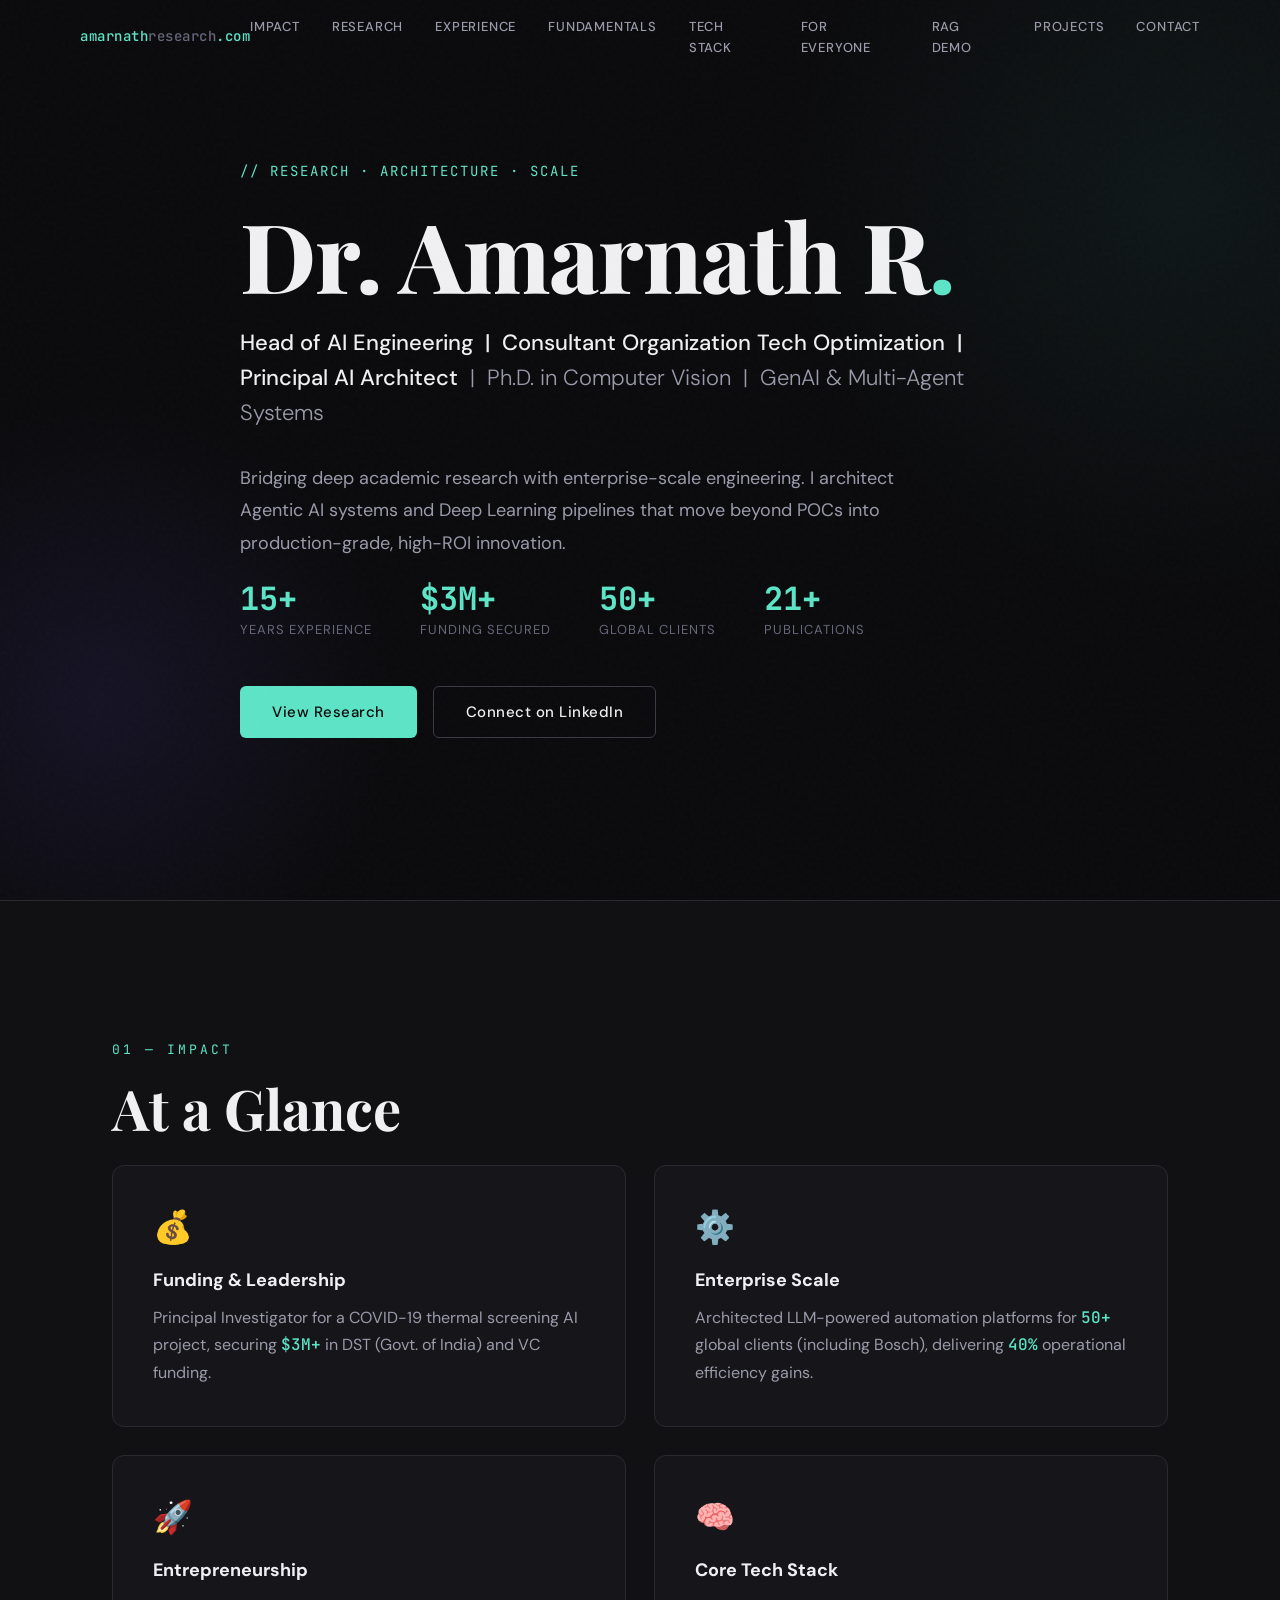
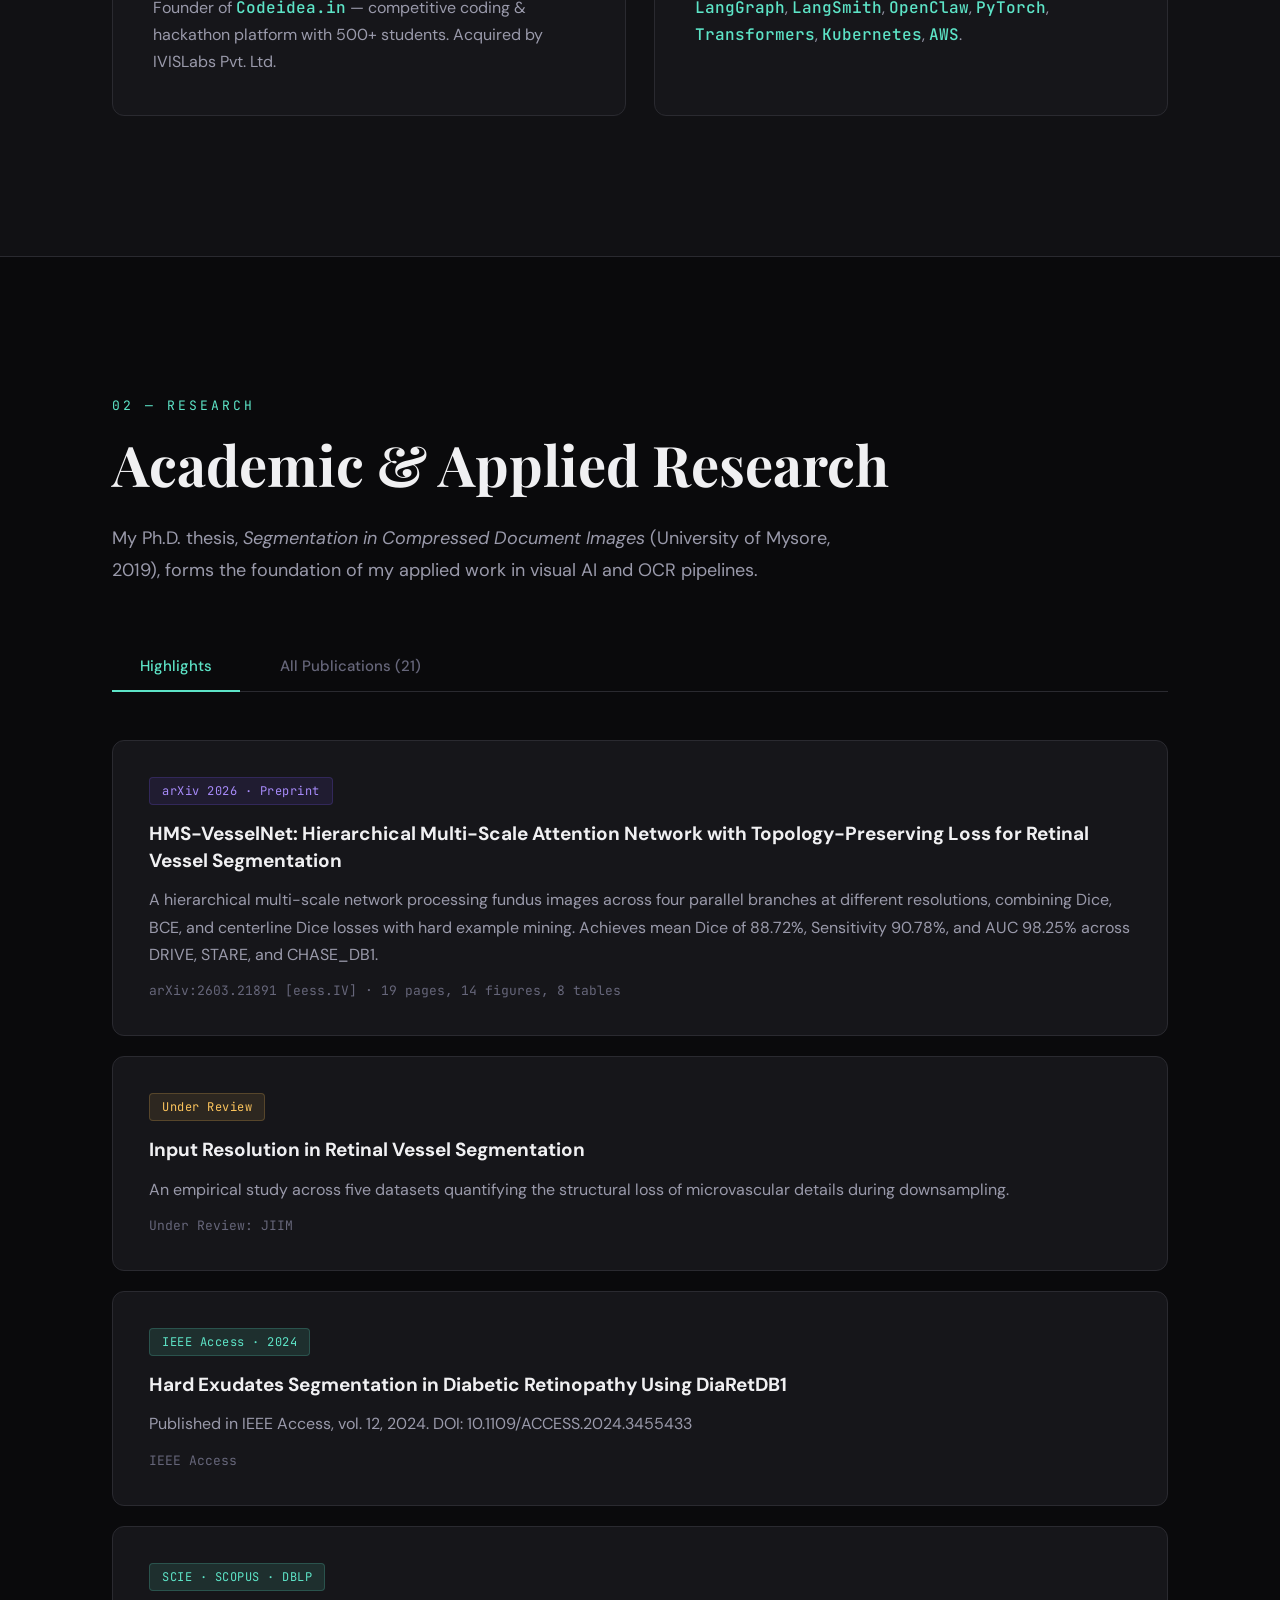
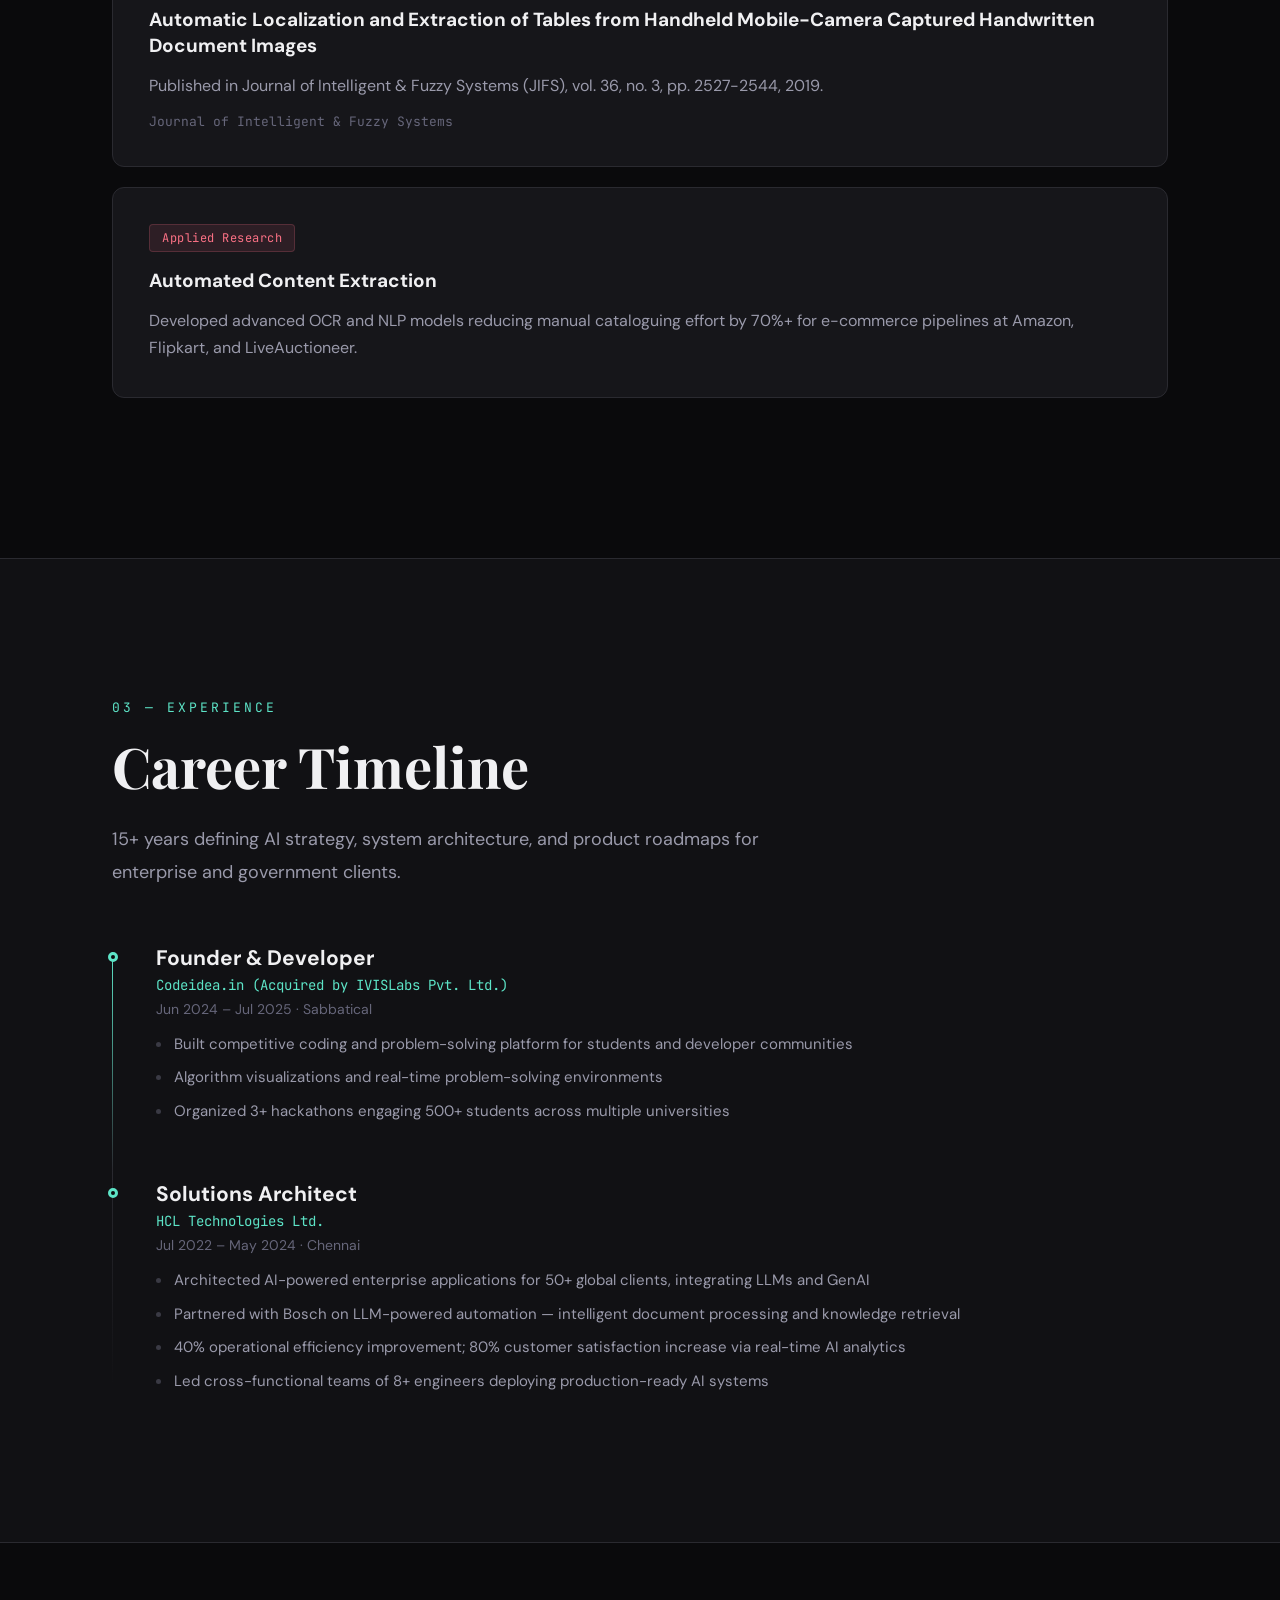
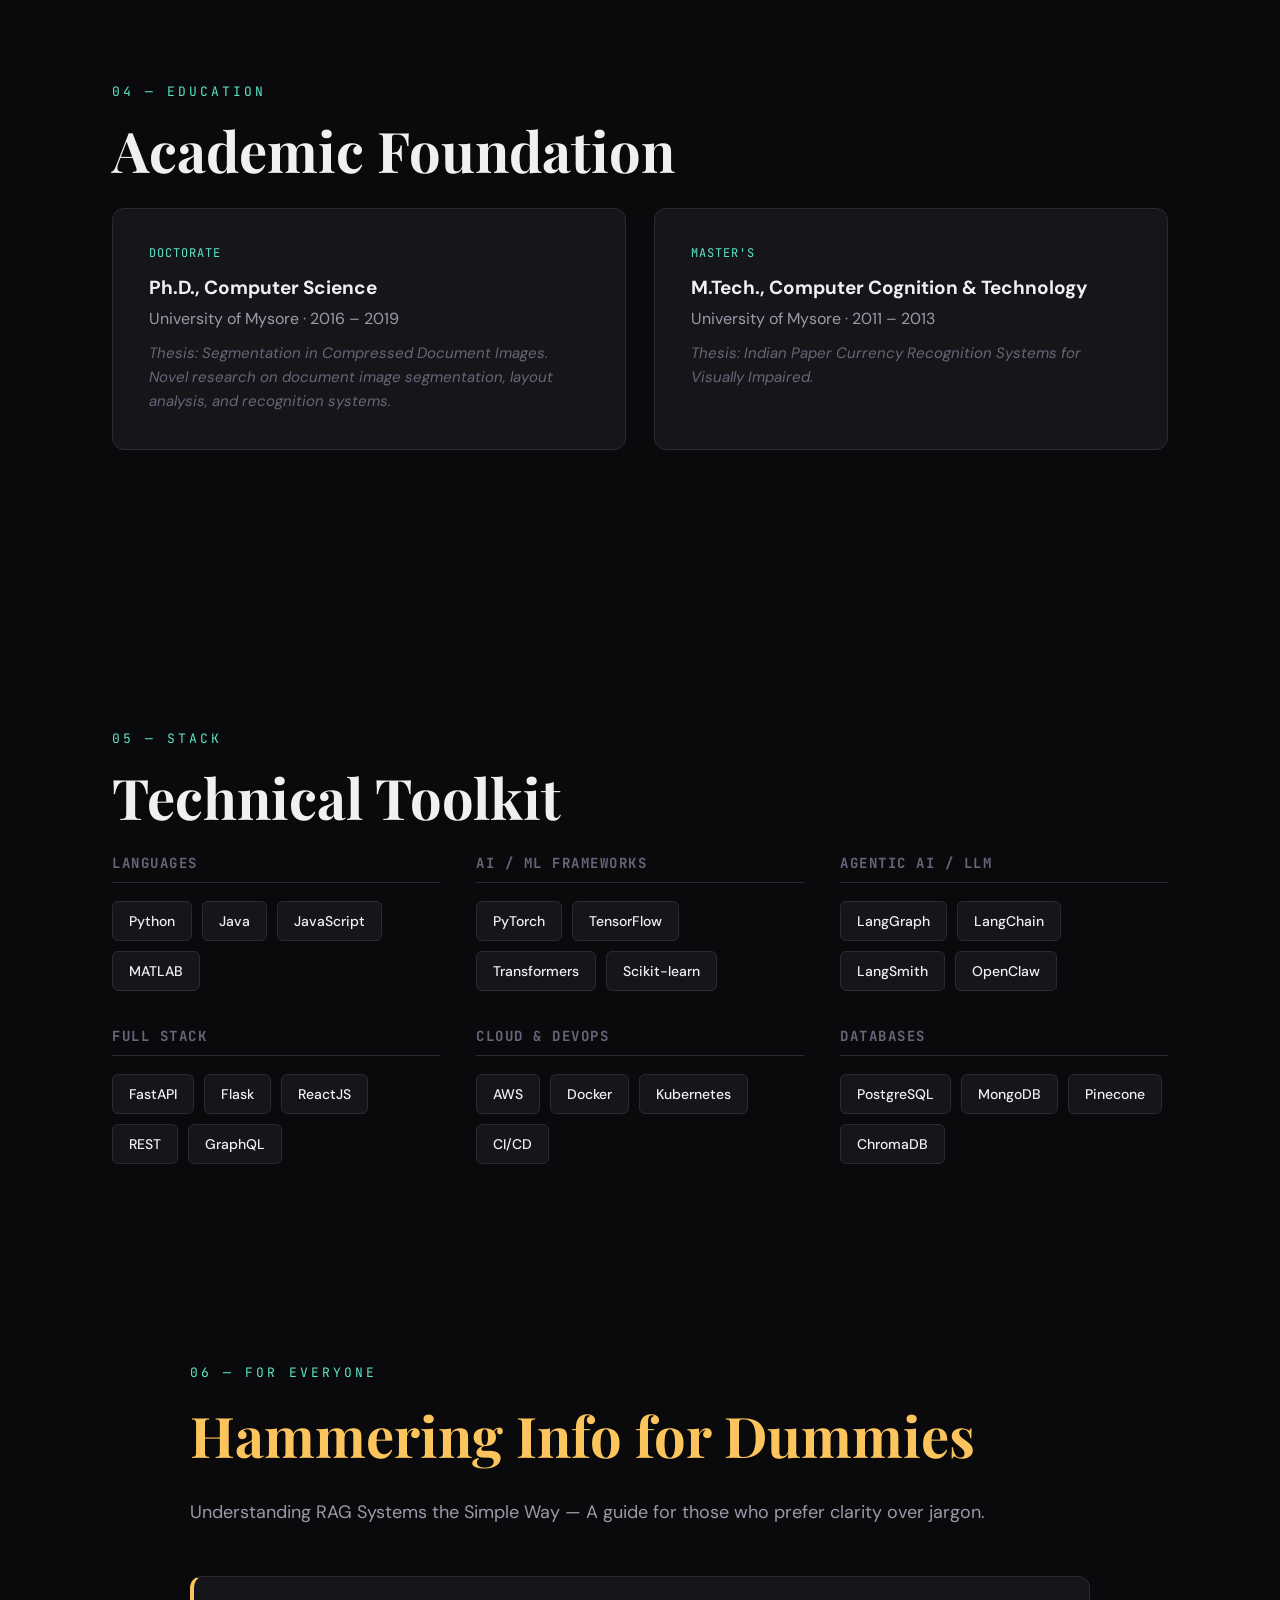
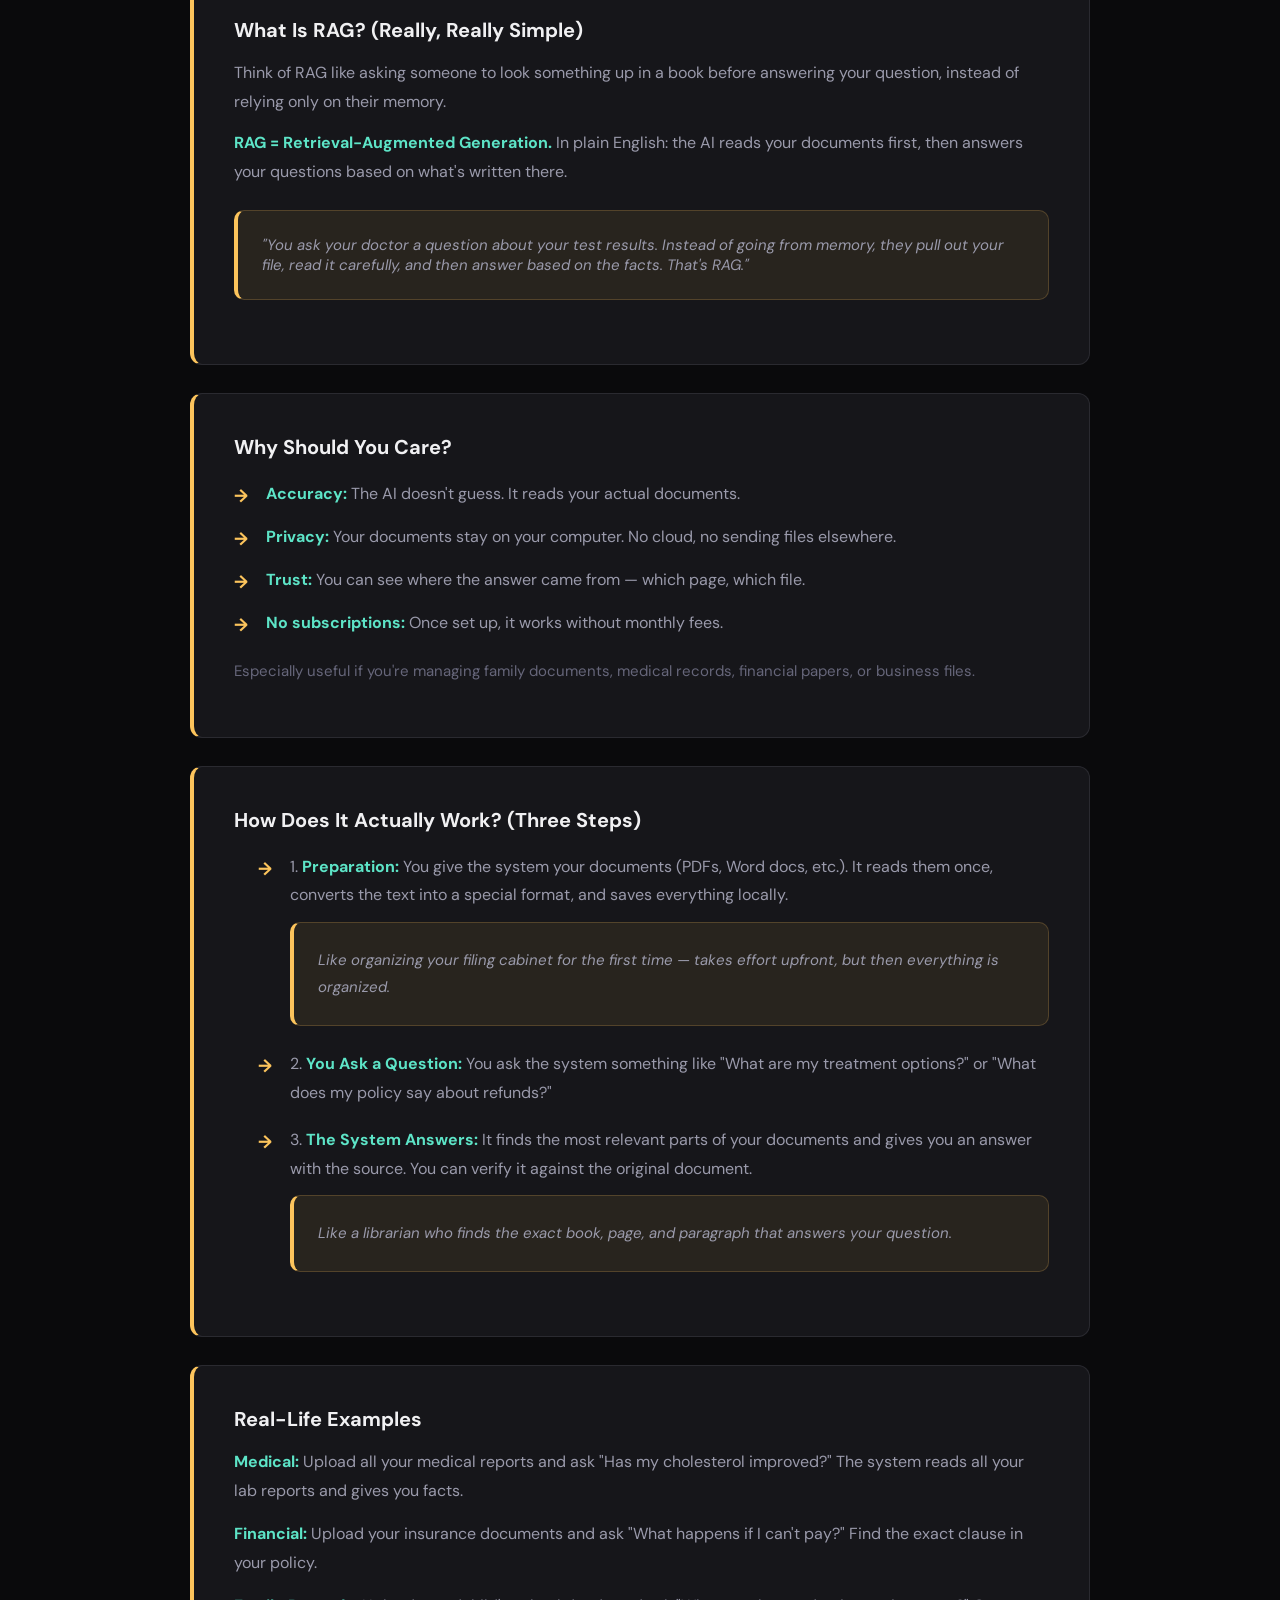
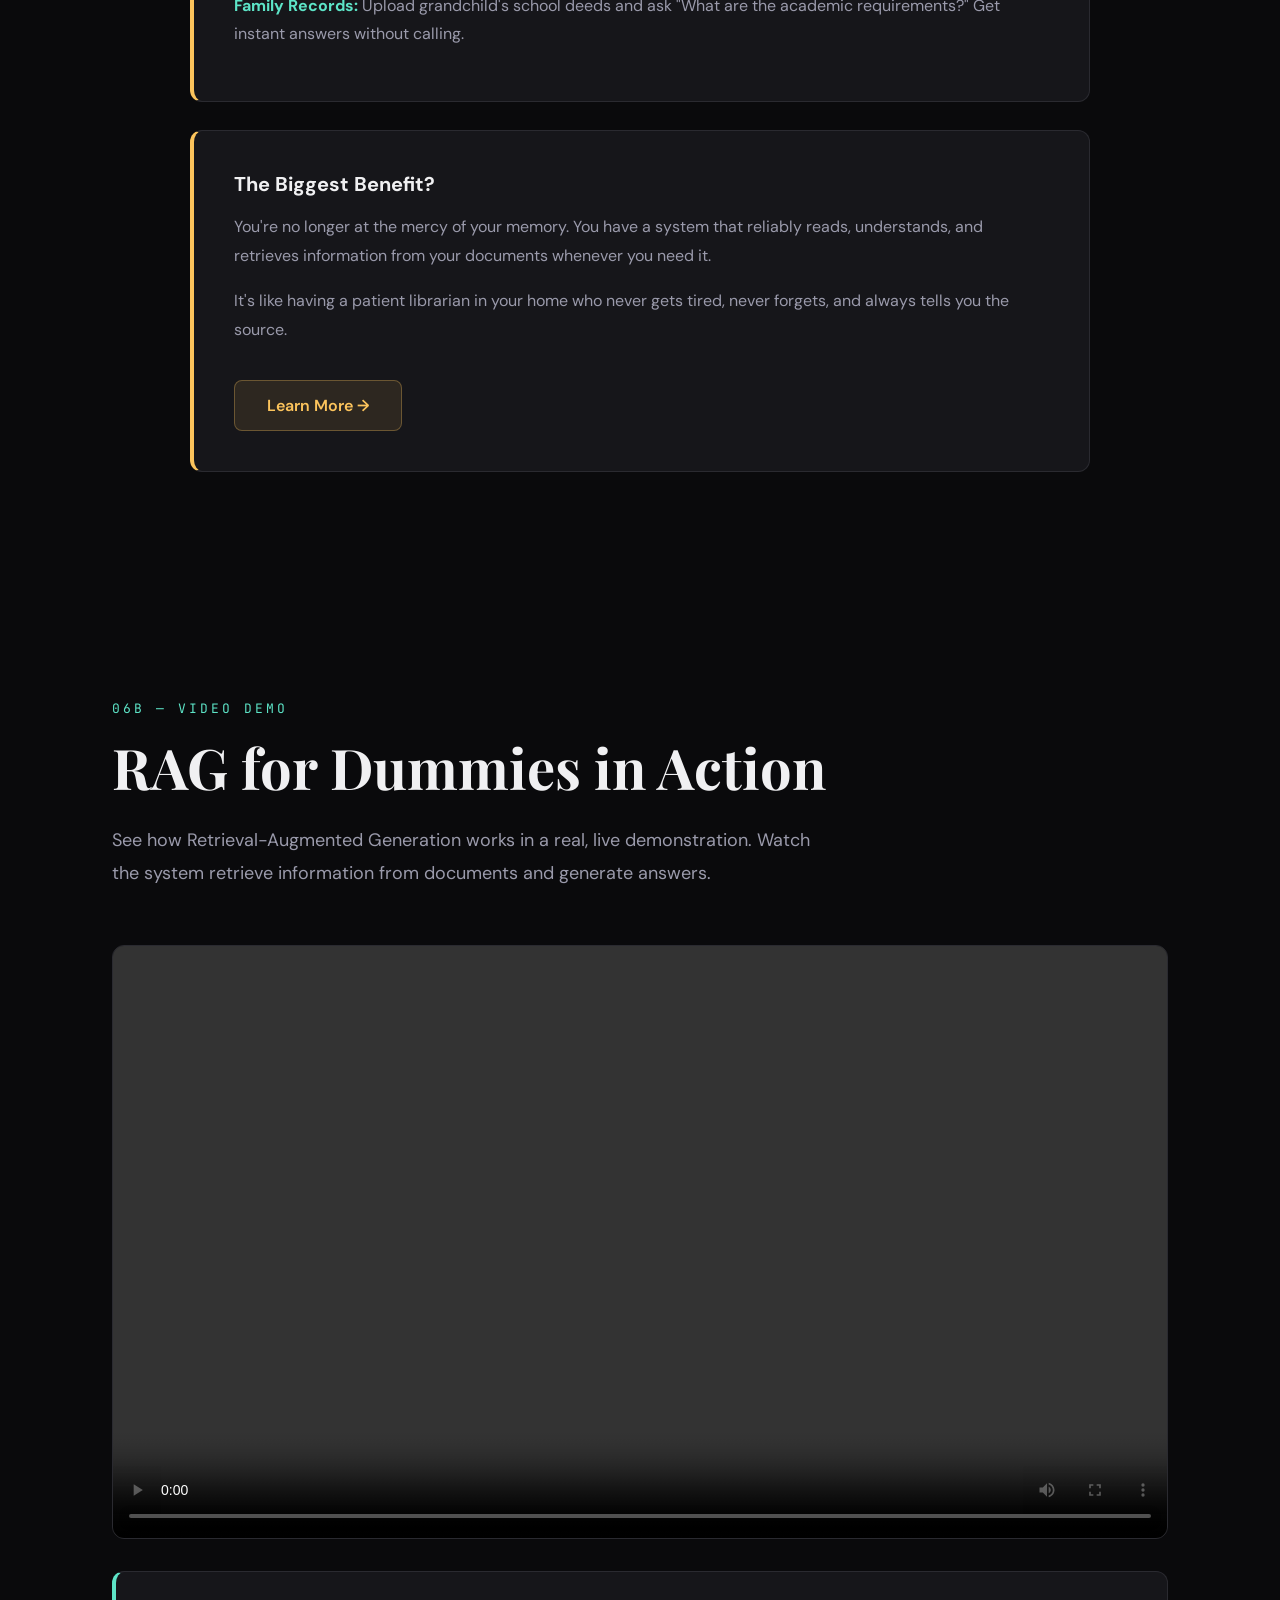
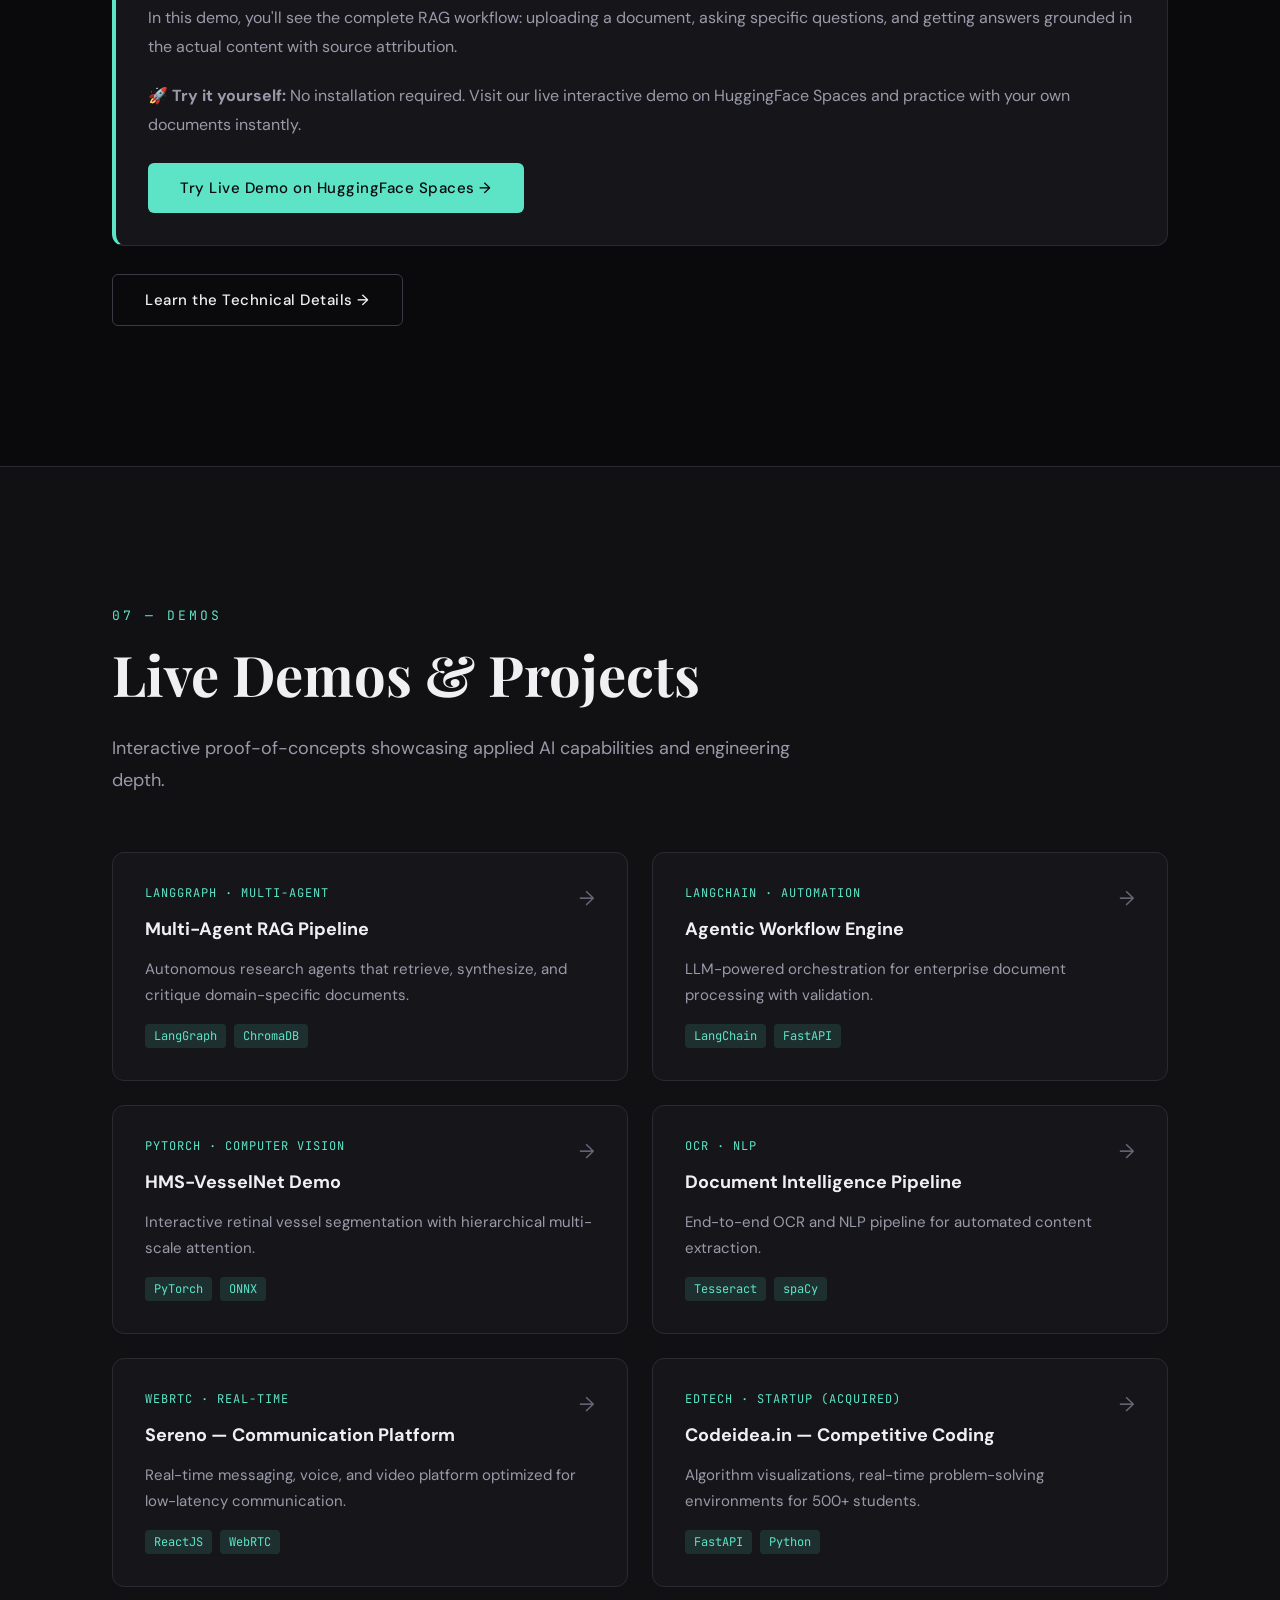
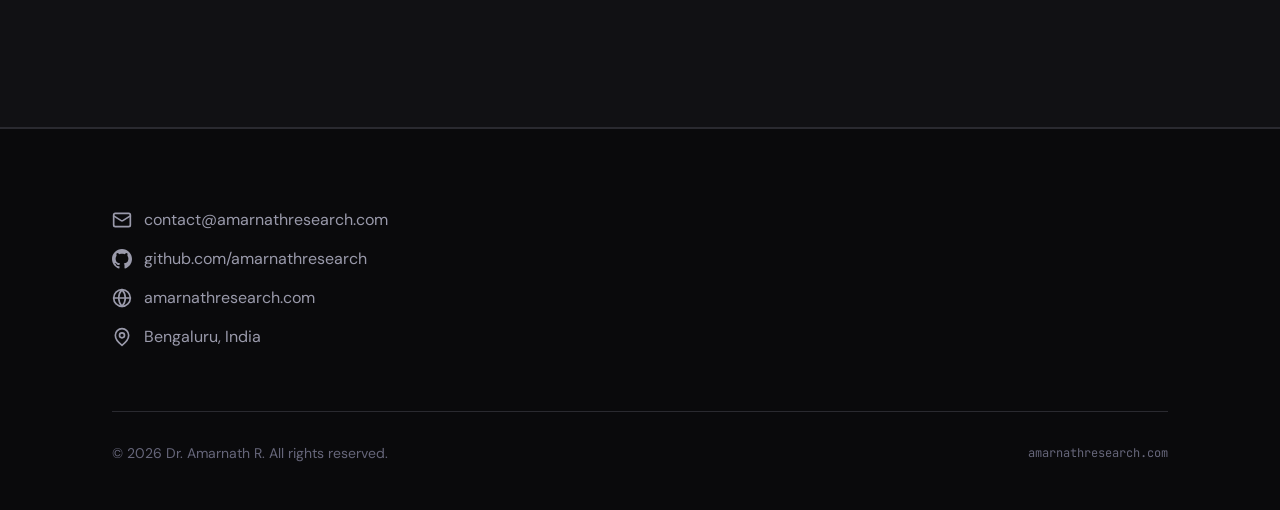
<file: index.html>
<!DOCTYPE html>
<html lang="en">
<head>
<meta charset="UTF-8">
<meta name="viewport" content="width=device-width, initial-scale=1.0">
<title>Dr. Amarnath R. — Principal AI Architect</title>
<meta name="description" content="Principal AI Architect | Ph.D. in Computer Vision | GenAI & Multi-Agent Systems. 15+ years bridging deep academic research with enterprise-scale engineering.">
<link rel="preconnect" href="https://fonts.googleapis.com">
<link rel="preconnect" href="https://fonts.gstatic.com" crossorigin>
<link href="https://fonts.googleapis.com/css2?family=DM+Sans:ital,opsz,wght@0,9..40,300;0,9..40,400;0,9..40,500;0,9..40,700;1,9..40,300&family=JetBrains+Mono:wght@400;500&family=Playfair+Display:wght@700;800&display=swap" rel="stylesheet">
<style>
*, *::before, *::after { margin: 0; padding: 0; box-sizing: border-box; }

:root {
  --bg-primary: #0a0a0c;
  --bg-secondary: #111114;
  --bg-card: #16161a;
  --bg-card-hover: #1c1c21;
  --border: #2a2a30;
  --border-accent: #3a3a44;
  --text-primary: #f0f0f2;
  --text-secondary: #9a9aab;
  --text-muted: #66667a;
  --accent: #5de4c7;
  --accent-dim: rgba(93, 228, 199, 0.12);
  --accent-glow: rgba(93, 228, 199, 0.06);
  --accent-secondary: #7c5cfc;
  --accent-secondary-dim: rgba(124, 92, 252, 0.1);
  --accent-warm: #fcc45c;
  --accent-warm-dim: rgba(252, 196, 92, 0.1);
  --accent-rose: #fb7185;
  --accent-rose-dim: rgba(251, 113, 133, 0.1);
  --font-display: 'Playfair Display', Georgia, serif;
  --font-body: 'DM Sans', sans-serif;
  --font-mono: 'JetBrains Mono', monospace;
  --section-gap: 140px;
  --container: 1120px;
}

html {
  scroll-behavior: smooth;
  background: var(--bg-primary);
  color: var(--text-primary);
  font-family: var(--font-body);
  -webkit-font-smoothing: antialiased;
  -moz-osx-font-smoothing: grayscale;
}

body { background: var(--bg-primary); overflow-x: hidden; }

::selection { background: var(--accent); color: var(--bg-primary); }

a { color: inherit; text-decoration: none; }
img { max-width: 100%; display: block; }

.container {
  max-width: var(--container);
  margin: 0 auto;
  padding: 0 32px;
}

/* Grain */
body::after {
  content: '';
  position: fixed;
  inset: 0;
  background-image: url("data:image/svg+xml,%3Csvg viewBox='0 0 256 256' xmlns='http://www.w3.org/2000/svg'%3E%3Cfilter id='noise'%3E%3CfeTurbulence type='fractalNoise' baseFrequency='0.9' numOctaves='4' stitchTiles='stitch'/%3E%3C/filter%3E%3Crect width='100%25' height='100%25' filter='url(%23noise)' opacity='0.025'/%3E%3C/svg%3E");
  pointer-events: none;
  z-index: 9999;
}

/* ========== NAVBAR ========== */
.navbar {
  position: fixed; top: 0; left: 0; right: 0; z-index: 1000;
  padding: 0 32px;
  transition: background 0.4s, border-color 0.4s, backdrop-filter 0.4s;
  border-bottom: 1px solid transparent;
}
.navbar.scrolled {
  background: rgba(10, 10, 12, 0.85);
  backdrop-filter: blur(20px) saturate(1.6);
  -webkit-backdrop-filter: blur(20px) saturate(1.6);
  border-bottom-color: var(--border);
}
.navbar-inner {
  max-width: var(--container); margin: 0 auto;
  display: flex; align-items: center; justify-content: space-between; height: 72px;
}
.nav-logo { font-family: var(--font-mono); font-size: 14px; font-weight: 500; color: var(--accent); letter-spacing: 0.5px; }
.nav-logo span { color: var(--text-muted); }
.nav-links { display: flex; gap: 32px; list-style: none; }
.nav-links a {
  font-size: 13px; font-weight: 500; letter-spacing: 0.8px; text-transform: uppercase;
  color: var(--text-secondary); transition: color 0.3s; position: relative;
}
.nav-links a::after {
  content: ''; position: absolute; bottom: -4px; left: 0;
  width: 0; height: 1px; background: var(--accent); transition: width 0.3s;
}
.nav-links a:hover { color: var(--text-primary); }
.nav-links a:hover::after { width: 100%; }
.nav-hamburger {
  display: none; flex-direction: column; gap: 5px; cursor: pointer;
  padding: 8px; background: none; border: none;
}
.nav-hamburger span { width: 22px; height: 1.5px; background: var(--text-secondary); transition: all 0.3s; }

/* ========== HERO ========== */
.hero { min-height: 100vh; display: flex; align-items: center; position: relative; overflow: hidden; }
.hero::before {
  content: ''; position: absolute; top: -200px; right: -300px;
  width: 800px; height: 800px;
  background: radial-gradient(circle, var(--accent-glow) 0%, transparent 70%);
  pointer-events: none;
}
.hero::after {
  content: ''; position: absolute; bottom: -100px; left: -200px;
  width: 600px; height: 600px;
  background: radial-gradient(circle, var(--accent-secondary-dim) 0%, transparent 70%);
  pointer-events: none;
}
.hero-content { position: relative; z-index: 1; max-width: 800px; }
.hero-eyebrow {
  font-family: var(--font-mono); font-size: 14px; color: var(--accent);
  letter-spacing: 2px; text-transform: uppercase; margin-bottom: 24px;
  opacity: 0; animation: fadeUp 0.8s 0.2s forwards;
}
.hero-name {
  font-family: var(--font-display); font-size: clamp(56px, 8vw, 96px);
  font-weight: 800; line-height: 1.05; letter-spacing: -1px; margin-bottom: 20px;
  opacity: 0; animation: fadeUp 0.8s 0.4s forwards;
}
.hero-name .accent-dot { color: var(--accent); }
.hero-title {
  font-size: clamp(18px, 2.2vw, 22px); font-weight: 300;
  color: var(--text-secondary); margin-bottom: 32px; line-height: 1.6;
  opacity: 0; animation: fadeUp 0.8s 0.6s forwards;
}
.hero-title strong { color: var(--text-primary); font-weight: 500; }
.hero-desc {
  font-size: 18px; line-height: 1.8; color: var(--text-secondary);
  max-width: 680px; margin-bottom: 24px;
  opacity: 0; animation: fadeUp 0.8s 0.8s forwards;
}
.hero-stats {
  display: flex; gap: 48px; margin-bottom: 48px; flex-wrap: wrap;
  opacity: 0; animation: fadeUp 0.8s 0.9s forwards;
}
.hero-stat-num {
  font-family: var(--font-mono); font-size: 32px; font-weight: 700;
  color: var(--accent); line-height: 1;
}
.hero-stat-label { font-size: 13px; color: var(--text-muted); margin-top: 6px; text-transform: uppercase; letter-spacing: 1px; }
.hero-actions {
  display: flex; gap: 16px; flex-wrap: wrap;
  opacity: 0; animation: fadeUp 0.8s 1s forwards;
}

/* Buttons */
.btn {
  display: inline-flex; align-items: center; gap: 8px;
  padding: 15px 32px; font-family: var(--font-body);
  font-size: 15px; font-weight: 500; letter-spacing: 0.5px;
  border-radius: 6px; transition: all 0.3s; cursor: pointer; border: none;
}
.btn-primary { background: var(--accent); color: var(--bg-primary); }
.btn-primary:hover { background: #4dd4b7; box-shadow: 0 0 30px var(--accent-dim); transform: translateY(-1px); }
.btn-outline { background: transparent; color: var(--text-primary); border: 1px solid var(--border-accent); }
.btn-outline:hover { border-color: var(--accent); color: var(--accent); transform: translateY(-1px); }

/* ========== SECTION COMMON ========== */
section { padding: var(--section-gap) 0; }
.section-label {
  font-family: var(--font-mono); font-size: 13px; color: var(--accent);
  letter-spacing: 3px; text-transform: uppercase; margin-bottom: 16px;
}
.section-heading {
  font-family: var(--font-display); font-size: clamp(36px, 4.5vw, 56px);
  font-weight: 700; line-height: 1.2; margin-bottom: 24px;
}
.section-intro {
  font-size: 18px; line-height: 1.8; color: var(--text-secondary);
  max-width: 720px; margin-bottom: 56px;
}
.section-alt {
  background: var(--bg-secondary);
  border-top: 1px solid var(--border);
  border-bottom: 1px solid var(--border);
}

/* ========== IMPACT GRID ========== */
.impact-grid { display: grid; grid-template-columns: repeat(2, 1fr); gap: 28px; }
.impact-card {
  padding: 40px; background: var(--bg-card); border: 1px solid var(--border);
  border-radius: 12px; transition: all 0.4s; position: relative; overflow: hidden;
}
.impact-card::before {
  content: ''; position: absolute; top: 0; left: 0; right: 0; height: 1px;
  background: linear-gradient(90deg, transparent, var(--accent), transparent);
  opacity: 0; transition: opacity 0.4s;
}
.impact-card:hover { border-color: var(--border-accent); background: var(--bg-card-hover); transform: translateY(-2px); }
.impact-card:hover::before { opacity: 1; }
.impact-icon { font-size: 32px; margin-bottom: 20px; display: block; }
.impact-card h3 { font-size: 18px; font-weight: 700; margin-bottom: 12px; }
.impact-card p { font-size: 16px; line-height: 1.7; color: var(--text-secondary); }
.metric { font-family: var(--font-mono); color: var(--accent); font-weight: 500; }

/* ========== RESEARCH ========== */
.research-tabs {
  display: flex; gap: 12px; margin-bottom: 48px;
  border-bottom: 1px solid var(--border); padding-bottom: 0;
}
.research-tab {
  padding: 14px 28px; font-size: 15px; font-weight: 500; color: var(--text-muted);
  cursor: pointer; border: none; background: none; font-family: var(--font-body);
  border-bottom: 2px solid transparent; transition: all 0.3s; margin-bottom: -1px;
}
.research-tab:hover { color: var(--text-secondary); }
.research-tab.active { color: var(--accent); border-bottom-color: var(--accent); }
.research-panel { display: none; }
.research-panel.active { display: block; }
.research-item {
  padding: 36px; border: 1px solid var(--border); border-radius: 12px;
  margin-bottom: 20px; background: var(--bg-card); transition: all 0.3s;
}
.research-item:hover { border-color: var(--border-accent); background: var(--bg-card-hover); }
.tag {
  display: inline-block; font-family: var(--font-mono); font-size: 12px;
  padding: 5px 12px; border-radius: 4px; margin-bottom: 16px; letter-spacing: 0.5px;
}
.tag-review { background: var(--accent-warm-dim); color: var(--accent-warm); border: 1px solid rgba(252,196,92,0.2); }
.tag-published { background: var(--accent-dim); color: var(--accent); border: 1px solid rgba(93,228,199,0.2); }
.tag-preprint { background: var(--accent-secondary-dim); color: #a78bfa; border: 1px solid rgba(124,92,252,0.2); }
.tag-applied { background: var(--accent-rose-dim); color: var(--accent-rose); border: 1px solid rgba(251,113,133,0.2); }
.research-item h3 { font-size: 19px; font-weight: 700; margin-bottom: 12px; line-height: 1.4; }
.research-item p { font-size: 16px; line-height: 1.7; color: var(--text-secondary); }
.research-item .venue { font-family: var(--font-mono); font-size: 13px; color: var(--text-muted); margin-top: 14px; }
.pub-list { list-style: none; }
.pub-list li { padding: 22px 0; border-bottom: 1px solid var(--border); font-size: 15px; line-height: 1.8; color: var(--text-secondary); }
.pub-list li:last-child { border-bottom: none; }
.pub-year { font-family: var(--font-mono); font-size: 13px; color: var(--accent); margin-right: 12px; display: inline-block; min-width: 40px; }
.pub-title { color: var(--text-primary); font-weight: 500; }

/* ========== EXPERIENCE TIMELINE ========== */
.exp-timeline { position: relative; padding-left: 44px; }
.exp-timeline::before {
  content: ''; position: absolute; left: 0; top: 8px; bottom: 8px;
  width: 1px; background: linear-gradient(180deg, var(--accent), var(--border), transparent);
}
.exp-item { position: relative; margin-bottom: 56px; }
.exp-item:last-child { margin-bottom: 0; }
.exp-item::before {
  content: ''; position: absolute; left: -48px; top: 8px;
  width: 10px; height: 10px; border-radius: 50%;
  background: var(--bg-primary); border: 3px solid var(--accent);
}
.exp-item h3 { font-size: 21px; font-weight: 700; margin-bottom: 4px; }
.exp-company { font-family: var(--font-mono); font-size: 14px; color: var(--accent); margin-bottom: 6px; }
.exp-period { font-size: 14px; color: var(--text-muted); margin-bottom: 14px; }
.exp-item p { font-size: 16px; line-height: 1.75; color: var(--text-secondary); max-width: 680px; }
.exp-bullets { list-style: none; margin-top: 12px; }
.exp-bullets li {
  font-size: 15px; line-height: 1.7; color: var(--text-secondary);
  padding-left: 18px; position: relative; margin-bottom: 8px;
}
.exp-bullets li::before {
  content: ''; position: absolute; left: 0; top: 10px;
  width: 5px; height: 5px; border-radius: 50%; background: var(--border-accent);
}

/* ========== EDUCATION ========== */
.edu-grid { display: grid; grid-template-columns: repeat(2, 1fr); gap: 28px; }
.edu-card {
  padding: 36px; border: 1px solid var(--border); border-radius: 12px;
  background: var(--bg-card); transition: all 0.3s; position: relative;
}
.edu-card:hover { border-color: var(--border-accent); background: var(--bg-card-hover); }
.edu-degree { font-size: 12px; font-family: var(--font-mono); color: var(--accent); letter-spacing: 1px; text-transform: uppercase; margin-bottom: 14px; }
.edu-card h3 { font-size: 19px; font-weight: 700; margin-bottom: 8px; }
.edu-card .edu-inst { font-size: 16px; color: var(--text-secondary); margin-bottom: 12px; }
.edu-card .edu-thesis { font-size: 15px; color: var(--text-muted); font-style: italic; line-height: 1.6; }

/* ========== CS FUNDAMENTALS ========== */
.fund-category-title {
  font-size: 15px; font-family: var(--font-mono); color: var(--accent);
  letter-spacing: 1.5px; text-transform: uppercase; margin-bottom: 24px; margin-top: 56px;
}
.fund-category-title:first-of-type { margin-top: 0; }

.fund-grid {
  display: grid; grid-template-columns: repeat(auto-fill, minmax(340px, 1fr)); gap: 20px;
}

.fund-card {
  padding: 28px; border: 1px solid var(--border); border-radius: 12px;
  background: var(--bg-card); transition: all 0.4s;
  display: flex; flex-direction: column; gap: 10px; position: relative; overflow: hidden;
}
.fund-card::after {
  content: '\2192'; position: absolute; top: 28px; right: 28px;
  font-size: 18px; color: var(--text-muted); transition: all 0.3s;
}
.fund-card:hover { border-color: var(--accent); background: var(--bg-card-hover); transform: translateY(-2px); box-shadow: 0 6px 24px rgba(93,228,199,0.06); }
.fund-card:hover::after { color: var(--accent); transform: translateX(4px); }
.fund-card .fund-icon { font-size: 22px; }
.fund-card h3 { font-size: 16px; font-weight: 700; padding-right: 24px; }
.fund-card p { font-size: 14px; line-height: 1.6; color: var(--text-muted); }
.fund-tags { display: flex; gap: 6px; flex-wrap: wrap; margin-top: auto; }
.fund-tags span {
  font-family: var(--font-mono); font-size: 11px; padding: 4px 9px;
  border-radius: 4px; letter-spacing: 0.3px;
}
.ftag-dsa { background: var(--accent-dim); color: var(--accent); }
.ftag-sys { background: var(--accent-secondary-dim); color: #a78bfa; }
.ftag-os { background: var(--accent-warm-dim); color: var(--accent-warm); }
.ftag-dp { background: var(--accent-rose-dim); color: var(--accent-rose); }

/* ========== TECH STACK ========== */
.stack-section-grid { display: grid; grid-template-columns: repeat(auto-fill, minmax(300px, 1fr)); gap: 36px; }
.stack-category h3 {
  font-size: 14px; font-family: var(--font-mono); color: var(--text-muted);
  letter-spacing: 1.5px; text-transform: uppercase; margin-bottom: 18px;
  padding-bottom: 10px; border-bottom: 1px solid var(--border);
}
.stack-items { display: flex; flex-wrap: wrap; gap: 10px; }
.stack-chip {
  padding: 10px 16px; font-size: 14px; font-weight: 500;
  border: 1px solid var(--border); border-radius: 6px;
  background: var(--bg-card); transition: all 0.3s; white-space: nowrap;
}
.stack-chip:hover { border-color: var(--accent); color: var(--accent); background: var(--bg-card-hover); }

/* ========== DEMOS ========== */
.demos-grid {
  display: grid; grid-template-columns: repeat(auto-fill, minmax(350px, 1fr)); gap: 24px;
}
.demo-card {
  padding: 32px; border: 1px solid var(--border); border-radius: 12px;
  background: var(--bg-card); transition: all 0.4s;
  display: flex; flex-direction: column; gap: 16px; position: relative; overflow: hidden;
}
.demo-card::after {
  content: '\2192'; position: absolute; top: 32px; right: 32px;
  font-size: 20px; color: var(--text-muted); transition: all 0.3s;
}
.demo-card:hover { border-color: var(--accent); background: var(--bg-card-hover); transform: translateY(-3px); box-shadow: 0 8px 32px rgba(93,228,199,0.08); }
.demo-card:hover::after { color: var(--accent); transform: translateX(4px); }
.demo-tag { font-family: var(--font-mono); font-size: 12px; color: var(--accent); letter-spacing: 1px; text-transform: uppercase; }
.demo-card h3 { font-size: 18px; font-weight: 700; }
.demo-card p { font-size: 15px; line-height: 1.7; color: var(--text-secondary); }
.demo-stack { display: flex; gap: 8px; flex-wrap: wrap; margin-top: auto; }
.demo-stack span { font-family: var(--font-mono); font-size: 12px; padding: 4px 9px; border-radius: 4px; background: var(--accent-dim); color: var(--accent); }

/* ========== HAMMERING INFO ========== */
.hammer-section { padding: 60px 0; }
.hammer-container { max-width: 900px; margin: 0 auto; }
.hammer-title { font-family: var(--font-display); font-size: clamp(32px, 5vw, 56px); font-weight: 700; margin-bottom: 24px; color: var(--accent-warm); }
.hammer-subtitle { font-size: 18px; color: var(--text-secondary); margin-bottom: 48px; line-height: 1.8; }
.hammer-card {
  background: var(--bg-card); border: 1px solid var(--border); border-radius: 12px;
  padding: 40px; margin-bottom: 28px; transition: all 0.3s;
  border-left: 4px solid var(--accent-warm);
}
.hammer-card h3 { font-size: 20px; font-weight: 700; margin-bottom: 16px; color: var(--text-primary); }
.hammer-card p { font-size: 16px; line-height: 1.8; color: var(--text-secondary); margin-bottom: 12px; }
.hammer-card strong { color: var(--accent); }
.hammer-list { list-style: none; padding-left: 0; margin: 20px 0; }
.hammer-list li {
  font-size: 16px; line-height: 1.8; color: var(--text-secondary);
  margin-bottom: 14px; padding-left: 32px; position: relative;
}
.hammer-list li::before {
  content: '→'; position: absolute; left: 0; color: var(--accent-warm);
  font-weight: 700; font-size: 18px;
}
.hammer-analogy {
  background: rgba(252, 196, 92, 0.08); border: 1px solid rgba(252, 196, 92, 0.2);
  border-radius: 10px; padding: 24px; margin: 24px 0;
  font-size: 15px; font-style: italic; color: var(--text-secondary);
  border-left: 4px solid var(--accent-warm);
}
.hammer-cta {
  display: inline-block; margin-top: 24px; padding: 14px 32px;
  background: var(--accent-warm-dim); color: var(--accent-warm); border: 1px solid rgba(252, 196, 92, 0.3);
  border-radius: 8px; font-weight: 600; font-size: 16px; transition: all 0.3s; cursor: pointer;
}
.hammer-cta:hover { background: var(--accent-warm); color: var(--bg-primary); border-color: var(--accent-warm); }

/* ========== FOOTER ========== */
.footer { border-top: 1px solid var(--border); padding: 80px 0 48px; }
.footer-grid { display: grid; grid-template-columns: 1fr 1fr; gap: 56px; margin-bottom: 64px; }
.footer-heading { font-family: var(--font-display); font-size: clamp(32px, 4vw, 48px); font-weight: 700; margin-bottom: 12px; }
.footer-sub { color: var(--text-secondary); font-size: 17px; margin-bottom: 32px; }
.footer-links { display: flex; flex-direction: column; gap: 18px; }
.footer-link { display: inline-flex; align-items: center; gap: 12px; font-size: 16px; color: var(--text-secondary); transition: color 0.3s; }
.footer-link:hover { color: var(--accent); }
.footer-link svg { width: 20px; height: 20px; flex-shrink: 0; }
.audio-btn {
  display: inline-flex; align-items: center; gap: 10px;
  padding: 15px 28px; background: var(--accent-dim);
  border: 1px solid rgba(93,228,199,0.2); border-radius: 8px;
  color: var(--accent); font-family: var(--font-mono);
  font-size: 14px; font-weight: 500; transition: all 0.3s; cursor: pointer; margin-top: 28px;
}
.audio-btn:hover { background: rgba(93,228,199,0.18); border-color: var(--accent); transform: translateY(-1px); }
.footer-bottom {
  display: flex; justify-content: space-between; align-items: center;
  padding-top: 32px; border-top: 1px solid var(--border);
  font-size: 14px; color: var(--text-muted);
}

/* ========== ANIMATIONS ========== */
@keyframes fadeUp { from { opacity: 0; transform: translateY(24px); } to { opacity: 1; transform: translateY(0); } }
.reveal { opacity: 0; transform: translateY(30px); transition: opacity 0.7s, transform 0.7s; }
.reveal.visible { opacity: 1; transform: translateY(0); }

/* ========== RESPONSIVE ========== */
@media (max-width: 1000px) {
  :root { --section-gap: 100px; --container: 95vw; }
  .nav-links { display: none; }
  .nav-hamburger { display: flex; }
  .nav-links.open {
    display: flex; flex-direction: column;
    position: absolute; top: 72px; left: 0; right: 0;
    background: rgba(10,10,12,0.97); backdrop-filter: blur(20px);
    padding: 28px 32px; gap: 20px; border-bottom: 1px solid var(--border);
  }
  .impact-grid, .edu-grid, .footer-grid { grid-template-columns: 1fr; }
  .demos-grid { grid-template-columns: repeat(auto-fill, minmax(320px, 1fr)); }
  .fund-grid { grid-template-columns: repeat(auto-fill, minmax(300px, 1fr)); }
  .stack-section-grid { grid-template-columns: repeat(auto-fill, minmax(280px, 1fr)); }
  .hero-stats { gap: 32px; }
}
@media (max-width: 680px) {
  :root { --section-gap: 80px; }
  .container { padding: 0 20px; }
  .navbar { padding: 0 20px; }
  .navbar-inner { padding: 0; }
  .impact-card, .research-item, .edu-card, .fund-card, .demo-card { padding: 28px 24px; }
  .exp-timeline { padding-left: 32px; }
  .exp-item::before { left: -36px; }
  .research-tabs { overflow-x: auto; gap: 0; scroll-behavior: smooth; }
  .research-tab { padding: 12px 16px; white-space: nowrap; font-size: 14px; }
  .stack-section-grid { grid-template-columns: 1fr; }
  .fund-grid { grid-template-columns: 1fr; }
  .demos-grid { grid-template-columns: 1fr; }
  .footer-grid { gap: 32px; }
  .exp-item h3 { font-size: 18px; }
  .hero-stat-num { font-size: 28px; }
  .hero-stats { gap: 24px; }
}
</style>
</head>
<body>

<!-- NAVBAR -->
<nav class="navbar" id="navbar">
  <div class="navbar-inner">
    <a href="#" class="nav-logo">amarnath<span>research</span>.com</a>
    <ul class="nav-links" id="navLinks">
      <li><a href="#impact" onclick="closeMenu()">Impact</a></li>
      <li><a href="#research" onclick="closeMenu()">Research</a></li>
      <li><a href="#experience" onclick="closeMenu()">Experience</a></li>
      <li><a href="#fundamentals" onclick="closeMenu()">Fundamentals</a></li>
      <li><a href="#techstack" onclick="closeMenu()">Tech Stack</a></li>
      <li><a href="#hammering" onclick="closeMenu()">For Everyone</a></li>
      <li><a href="#rag-video" onclick="closeMenu()">RAG Demo</a></li>
      <li><a href="#demos" onclick="closeMenu()">Projects</a></li>
      <li><a href="#contact" onclick="closeMenu()">Contact</a></li>
    </ul>
    <button class="nav-hamburger" id="hamburger" aria-label="Menu">
      <span></span><span></span><span></span>
    </button>
  </div>
</nav>

<!-- HERO -->
<section class="hero" id="hero">
  <div class="container">
    <div class="hero-content">
      <div class="hero-eyebrow">// Research &middot; Architecture &middot; Scale</div>
      <h1 class="hero-name">Dr. Amarnath R<span class="accent-dot">.</span></h1>
      <p class="hero-title"><strong>Head of AI Engineering &nbsp;|&nbsp; Consultant Organization Tech Optimization &nbsp;|&nbsp; Principal AI Architect</strong> &nbsp;|&nbsp; Ph.D. in Computer Vision &nbsp;|&nbsp; GenAI &amp; Multi-Agent Systems</p>
      <p class="hero-desc">Bridging deep academic research with enterprise-scale engineering. I architect Agentic AI systems and Deep Learning pipelines that move beyond POCs into production-grade, high-ROI innovation.</p>
      <div class="hero-stats">
        <div><div class="hero-stat-num">15+</div><div class="hero-stat-label">Years Experience</div></div>
        <div><div class="hero-stat-num">$3M+</div><div class="hero-stat-label">Funding Secured</div></div>
        <div><div class="hero-stat-num">50+</div><div class="hero-stat-label">Global Clients</div></div>
        <div><div class="hero-stat-num">21+</div><div class="hero-stat-label">Publications</div></div>
      </div>
      <div class="hero-actions">
        <a href="#research" class="btn btn-primary">View Research</a>
        <a href="https://www.linkedin.com/in/amarnathresearch/" target="_blank" rel="noopener" class="btn btn-outline">Connect on LinkedIn</a>
      </div>
    </div>
  </div>
</section>

<!-- AT A GLANCE -->
<section class="section-alt" id="impact">
  <div class="container">
    <div class="reveal">
      <div class="section-label">01 &mdash; Impact</div>
      <h2 class="section-heading">At a Glance</h2>
    </div>
    <div class="impact-grid">
      <div class="impact-card reveal">
        <span class="impact-icon">&#x1F4B0;</span>
        <h3>Funding &amp; Leadership</h3>
        <p>Principal Investigator for a COVID-19 thermal screening AI project, securing <span class="metric">$3M+</span> in DST (Govt. of India) and VC funding.</p>
      </div>
      <div class="impact-card reveal">
        <span class="impact-icon">&#x2699;&#xFE0F;</span>
        <h3>Enterprise Scale</h3>
        <p>Architected LLM-powered automation platforms for <span class="metric">50+</span> global clients (including Bosch), delivering <span class="metric">40%</span> operational efficiency gains.</p>
      </div>
      <div class="impact-card reveal">
        <span class="impact-icon">&#x1F680;</span>
        <h3>Entrepreneurship</h3>
        <p>Founder of <span class="metric">Codeidea.in</span> &mdash; competitive coding &amp; hackathon platform with 500+ students. Acquired by IVISLabs Pvt. Ltd.</p>
      </div>
      <div class="impact-card reveal">
        <span class="impact-icon">&#x1F9E0;</span>
        <h3>Core Tech Stack</h3>
        <p><span class="metric">LangGraph</span>, <span class="metric">LangSmith</span>, <span class="metric">OpenClaw</span>, <span class="metric">PyTorch</span>, <span class="metric">Transformers</span>, <span class="metric">Kubernetes</span>, <span class="metric">AWS</span>.</p>
      </div>
    </div>
  </div>
</section>

<!-- RESEARCH -->
<section id="research">
  <div class="container">
    <div class="reveal">
      <div class="section-label">02 &mdash; Research</div>
      <h2 class="section-heading">Academic &amp; Applied Research</h2>
      <p class="section-intro">My Ph.D. thesis, <em>Segmentation in Compressed Document Images</em> (University of Mysore, 2019), forms the foundation of my applied work in visual AI and OCR pipelines.</p>
    </div>

    <div class="research-tabs reveal">
      <button class="research-tab active" data-tab="highlights">Highlights</button>
      <button class="research-tab" data-tab="publications">All Publications (21)</button>
    </div>

    <div class="research-panel active" id="tab-highlights">
      <div class="research-item reveal">
        <span class="tag tag-preprint">arXiv 2026 &middot; Preprint</span>
        <h3>HMS-VesselNet: Hierarchical Multi-Scale Attention Network with Topology-Preserving Loss for Retinal Vessel Segmentation</h3>
        <p>A hierarchical multi-scale network processing fundus images across four parallel branches at different resolutions, combining Dice, BCE, and centerline Dice losses with hard example mining. Achieves mean Dice of 88.72%, Sensitivity 90.78%, and AUC 98.25% across DRIVE, STARE, and CHASE_DB1.</p>
        <div class="venue">arXiv:2603.21891 [eess.IV] &middot; 19 pages, 14 figures, 8 tables</div>
      </div>
      <div class="research-item reveal">
        <span class="tag tag-review">Under Review</span>
        <h3>Input Resolution in Retinal Vessel Segmentation</h3>
        <p>An empirical study across five datasets quantifying the structural loss of microvascular details during downsampling.</p>
        <div class="venue">Under Review: JIIM</div>
      </div>
      <div class="research-item reveal">
        <span class="tag tag-published">IEEE Access &middot; 2024</span>
        <h3>Hard Exudates Segmentation in Diabetic Retinopathy Using DiaRetDB1</h3>
        <p>Published in IEEE Access, vol. 12, 2024. DOI: 10.1109/ACCESS.2024.3455433</p>
        <div class="venue">IEEE Access</div>
      </div>
      <div class="research-item reveal">
        <span class="tag tag-published">SCIE &middot; SCOPUS &middot; DBLP</span>
        <h3>Automatic Localization and Extraction of Tables from Handheld Mobile-Camera Captured Handwritten Document Images</h3>
        <p>Published in Journal of Intelligent &amp; Fuzzy Systems (JIFS), vol. 36, no. 3, pp. 2527-2544, 2019.</p>
        <div class="venue">Journal of Intelligent &amp; Fuzzy Systems</div>
      </div>
      <div class="research-item reveal">
        <span class="tag tag-applied">Applied Research</span>
        <h3>Automated Content Extraction</h3>
        <p>Developed advanced OCR and NLP models reducing manual cataloguing effort by 70%+ for e-commerce pipelines at Amazon, Flipkart, and LiveAuctioneer.</p>
      </div>
    </div>

    <div class="research-panel" id="tab-publications">
      <ul class="pub-list reveal">
        <li><span class="pub-year">2026</span> <span class="pub-title">HMS-VesselNet: Hierarchical Multi-Scale Attention Network with Topology-Preserving Loss for Retinal Vessel Segmentation.</span> Amarnath R. arXiv:2603.21891.</li>
        <li><span class="pub-year">2024</span> <span class="pub-title">Hard Exudates Segmentation in Diabetic Retinopathy Using DiaRetDB1.</span> Ma Yinghua, Yang Heng, R. Amarnath, Zeng Hui. IEEE Access, vol. 12.</li>
        <li><span class="pub-year">2023</span> <span class="pub-title">Pruning distorted images in MNIST handwritten digits.</span> Amarnath R., Vinay Kumar V. CoRR, abs/2307.14343.</li>
        <li><span class="pub-year">2022</span> <span class="pub-title">Segmentation of pectoral muscle in mammograms using granular computing.</span> B. V. Divyashree, Amarnath R., et al. J. of Information Technology Research, vol. 15, no. 1.</li>
        <li><span class="pub-year">2021</span> <span class="pub-title">Detection and classification of hard exudates in retinal images.</span> Thamer Al Sariera, Lalitha Rangarajan, Amarnath R. J. of Intelligent &amp; Fuzzy Systems, vol. 38, no. 2.</li>
        <li><span class="pub-year">2021</span> <span class="pub-title">An experimental study on the effect of noise in CCITT Group 4 compressed document images.</span> A. N. Sukumara et al. Advances in AI and Data Engineering.</li>
        <li><span class="pub-year">2019</span> <span class="pub-title">Regression-based sub-image matching methodology for recognizing an Indian paper bill.</span> Amarnath R., P. Nagabhushan. IJEEA.</li>
        <li><span class="pub-year">2019</span> <span class="pub-title">Word and character segmentation directly in run-length compressed handwritten document images.</span> Amarnath R., P. Nagabhushan, Mohammed Javed. CoRR.</li>
        <li><span class="pub-year">2019</span> <span class="pub-title">Automatic localization and extraction of tables from handheld mobile-camera captured handwritten document images.</span> Amarnath R. et al. JIFS, vol. 36, no. 3. (SCIE, SCOPUS, DBLP)</li>
        <li><span class="pub-year">2018</span> <span class="pub-title">Text line segmentation in compressed representation of handwritten document using tunneling algorithm.</span> Amarnath R., P. Nagabhushan. IJISAE, vol. 6, no. 4.</li>
        <li><span class="pub-year">2018</span> <span class="pub-title">Novel approach to locate region of interest in mammograms for breast cancer.</span> B. V. Divyashree, Amarnath R. et al. IJISAE, vol. 6, no. 3.</li>
        <li><span class="pub-year">2018</span> <span class="pub-title">Enabling text-line segmentation in run-length encoded handwritten document image using entropy-driven incremental learning.</span> CVIP-2018, IIIT Jabalpur. (IAPR Endorsed)</li>
        <li><span class="pub-year">2018</span> <span class="pub-title">Entropy-based approach for enabling text line segmentation in handwritten documents.</span> Springer LNNS, DAL'18, Mysore.</li>
        <li><span class="pub-year">2018</span> <span class="pub-title">Line detection in run-length encoded document images using monotonically increasing graph model.</span> IEEE ICACCI, Bangalore.</li>
        <li><span class="pub-year">2017</span> <span class="pub-title">Segmentation of handwritten text document directly in compressed image version.</span> SSDA, Jaipur. (IAPR Endorsed)</li>
        <li><span class="pub-year">2017</span> <span class="pub-title">Spotting separator points at line terminals in compressed document images for text-line segmentation.</span> IJCA, vol. 172, no. 4.</li>
        <li><span class="pub-year">2009</span> <span class="pub-title">Fingerprint Biometrics with movement enhanced technique.</span> NCCCIS-2009, Coimbatore.</li>
        <li><span class="pub-year">2009</span> <span class="pub-title">Image Processing over IP Networks.</span> NCCCIS-2009, Coimbatore.</li>
        <li><span class="pub-year">2008</span> <span class="pub-title">Magic at Zero desk-space: Designing and implementing an advanced human-computer interaction system.</span> MNGSA, Karunya University.</li>
        <li><span class="pub-year">2008</span> <span class="pub-title">An optimized string searching algorithmic technique.</span> MNGSA, Karunya University.</li>
        <li><span class="pub-year">2008</span> <span class="pub-title">Designing a novel web-based e-learning authoring tool for dynamic content management.</span> MNGSA, Karunya University.</li>
    </div>
  </div>
</section>

<!-- EXPERIENCE -->
<section class="section-alt" id="experience">
  <div class="container">
    <div class="reveal">
      <div class="section-label">03 &mdash; Experience</div>
      <h2 class="section-heading">Career Timeline</h2>
      <p class="section-intro">15+ years defining AI strategy, system architecture, and product roadmaps for enterprise and government clients.</p>
    </div>
    <div class="exp-timeline">

      <div class="exp-item reveal">
        <h3>Founder &amp; Developer</h3>
        <div class="exp-company">Codeidea.in (Acquired by IVISLabs Pvt. Ltd.)</div>
        <div class="exp-period">Jun 2024 &ndash; Jul 2025 &middot; Sabbatical</div>
        <ul class="exp-bullets">
          <li>Built competitive coding and problem-solving platform for students and developer communities</li>
          <li>Algorithm visualizations and real-time problem-solving environments</li>
          <li>Organized 3+ hackathons engaging 500+ students across multiple universities</li>
        </ul>
      </div>
      <div class="exp-item reveal">
        <h3>Solutions Architect</h3>
        <div class="exp-company">HCL Technologies Ltd.</div>
        <div class="exp-period">Jul 2022 &ndash; May 2024 &middot; Chennai</div>
        <ul class="exp-bullets">
          <li>Architected AI-powered enterprise applications for 50+ global clients, integrating LLMs and GenAI</li>
          <li>Partnered with Bosch on LLM-powered automation &mdash; intelligent document processing and knowledge retrieval</li>
          <li>40% operational efficiency improvement; 80% customer satisfaction increase via real-time AI analytics</li>
          <li>Led cross-functional teams of 8+ engineers deploying production-ready AI systems</li>
        </ul>
      </div>
    </div>
  </div>
</section>

<!-- EDUCATION -->
<section id="education">
  <div class="container">
    <div class="reveal">
      <div class="section-label">04 &mdash; Education</div>
      <h2 class="section-heading">Academic Foundation</h2>
    </div>
    <div class="edu-grid">
      <div class="edu-card reveal">
        <div class="edu-degree">Doctorate</div>
        <h3>Ph.D., Computer Science</h3>
        <div class="edu-inst">University of Mysore &middot; 2016 &ndash; 2019</div>
        <div class="edu-thesis">Thesis: Segmentation in Compressed Document Images. Novel research on document image segmentation, layout analysis, and recognition systems.</div>
      </div>
      <div class="edu-card reveal">
        <div class="edu-degree">Master's</div>
        <h3>M.Tech., Computer Cognition &amp; Technology</h3>
        <div class="edu-inst">University of Mysore &middot; 2011 &ndash; 2013</div>
        <div class="edu-thesis">Thesis: Indian Paper Currency Recognition Systems for Visually Impaired.</div>
      </div>
    </div>
  </div>
</section>

<!-- TECH STACK -->
<section id="techstack">
  <div class="container">
    <div class="reveal">
      <div class="section-label">05 &mdash; Stack</div>
      <h2 class="section-heading">Technical Toolkit</h2>
    </div>
    <div class="stack-section-grid reveal">
      <div class="stack-category">
        <h3>Languages</h3>
        <div class="stack-items">
          <span class="stack-chip">Python</span>
          <span class="stack-chip">Java</span>
          <span class="stack-chip">JavaScript</span>
          <span class="stack-chip">MATLAB</span>
        </div>
      </div>
      <div class="stack-category">
        <h3>AI / ML Frameworks</h3>
        <div class="stack-items">
          <span class="stack-chip">PyTorch</span>
          <span class="stack-chip">TensorFlow</span>
          <span class="stack-chip">Transformers</span>
          <span class="stack-chip">Scikit-learn</span>
        </div>
      </div>
      <div class="stack-category">
        <h3>Agentic AI / LLM</h3>
        <div class="stack-items">
          <span class="stack-chip">LangGraph</span>
          <span class="stack-chip">LangChain</span>
          <span class="stack-chip">LangSmith</span>
          <span class="stack-chip">OpenClaw</span>
        </div>
      </div>
      <div class="stack-category">
        <h3>Full Stack</h3>
        <div class="stack-items">
          <span class="stack-chip">FastAPI</span>
          <span class="stack-chip">Flask</span>
          <span class="stack-chip">ReactJS</span>
          <span class="stack-chip">REST</span>
          <span class="stack-chip">GraphQL</span>
        </div>
      </div>
      <div class="stack-category">
        <h3>Cloud &amp; DevOps</h3>
        <div class="stack-items">
          <span class="stack-chip">AWS</span>
          <span class="stack-chip">Docker</span>
          <span class="stack-chip">Kubernetes</span>
          <span class="stack-chip">CI/CD</span>
        </div>
      </div>
      <div class="stack-category">
        <h3>Databases</h3>
        <div class="stack-items">
          <span class="stack-chip">PostgreSQL</span>
          <span class="stack-chip">MongoDB</span>
          <span class="stack-chip">Pinecone</span>
          <span class="stack-chip">ChromaDB</span>
        </div>
      </div>
    </div>
  </div>
</section>


<!-- HAMMERING INFO FOR DUMMIES -->
<section class="hammer-section" id="hammering">
  <div class="container">
    <div class="hammer-container">
      <div class="reveal">
        <div class="section-label">06 &mdash; For Everyone</div>
        <h2 class="hammer-title">Hammering Info for Dummies</h2>
        <p class="hammer-subtitle">Understanding RAG Systems the Simple Way — A guide for those who prefer clarity over jargon.</p>
      </div>

      <div class="hammer-card reveal">
        <h3>What Is RAG? (Really, Really Simple)</h3>
        <p>Think of RAG like asking someone to look something up in a book before answering your question, instead of relying only on their memory.</p>
        <p><strong>RAG = Retrieval-Augmented Generation.</strong> In plain English: the AI reads your documents first, then answers your questions based on what's written there.</p>
        <div class="hammer-analogy">
          "You ask your doctor a question about your test results. Instead of going from memory, they pull out your file, read it carefully, and then answer based on the facts. That's RAG."
        </div>
      </div>

      <div class="hammer-card reveal">
        <h3>Why Should You Care?</h3>
        <ul class="hammer-list">
          <li><strong>Accuracy:</strong> The AI doesn't guess. It reads your actual documents.</li>
          <li><strong>Privacy:</strong> Your documents stay on your computer. No cloud, no sending files elsewhere.</li>
          <li><strong>Trust:</strong> You can see where the answer came from — which page, which file.</li>
          <li><strong>No subscriptions:</strong> Once set up, it works without monthly fees.</li>
        </ul>
        <p style="margin-top: 20px; font-size: 15px; color: var(--text-muted);">Especially useful if you're managing family documents, medical records, financial papers, or business files.</p>
      </div>

      <div class="hammer-card reveal">
        <h3>How Does It Actually Work? (Three Steps)</h3>
        <div class="hammer-list" style="list-style: decimal; padding-left: 24px; margin: 20px 0;">
          <li style="margin-bottom: 18px;">
            <strong>Preparation:</strong> You give the system your documents (PDFs, Word docs, etc.). It reads them once, converts the text into a special format, and saves everything locally.
            <div class="hammer-analogy" style="margin-top: 12px;">Like organizing your filing cabinet for the first time — takes effort upfront, but then everything is organized.</div>
          </li>
          <li style="margin-bottom: 18px;">
            <strong>You Ask a Question:</strong> You ask the system something like "What are my treatment options?" or "What does my policy say about refunds?"
          </li>
          <li style="margin-bottom: 0;">
            <strong>The System Answers:</strong> It finds the most relevant parts of your documents and gives you an answer with the source. You can verify it against the original document.
            <div class="hammer-analogy" style="margin-top: 12px;">Like a librarian who finds the exact book, page, and paragraph that answers your question.</div>
          </li>
        </div>
      </div>

      <div class="hammer-card reveal">
        <h3>Real-Life Examples</h3>
        <p><strong>Medical:</strong> Upload all your medical reports and ask "Has my cholesterol improved?" The system reads all your lab reports and gives you facts.</p>
        <p style="margin-top: 14px;"><strong>Financial:</strong> Upload your insurance documents and ask "What happens if I can't pay?" Find the exact clause in your policy.</p>
        <p style="margin-top: 14px;"><strong>Family Records:</strong> Upload grandchild's school deeds and ask "What are the academic requirements?" Get instant answers without calling.</p>
      </div>

      <div class="hammer-card reveal">
        <h3>The Biggest Benefit?</h3>
        <p>You're no longer at the mercy of your memory. You have a system that reliably reads, understands, and retrieves information from your documents whenever you need it.</p>
        <p style="margin-top: 16px;">It's like having a patient librarian in your home who never gets tired, never forgets, and always tells you the source.</p>
        <a href="/ragfordummy/" class="hammer-cta">Learn More →</a>
      </div>
    </div>
  </div>
</section>

<!-- RAG VIDEO DEMO -->
<section id="rag-video">
  <div class="container">
    <div class="reveal">
      <div class="section-label">06b &mdash; Video Demo</div>
      <h2 class="section-heading">RAG for Dummies in Action</h2>
      <p class="section-intro">See how Retrieval-Augmented Generation works in a real, live demonstration. Watch the system retrieve information from documents and generate answers.</p>
    </div>
    
    <div class="reveal" style="position: relative; width: 100%; background: var(--bg-card); border: 1px solid var(--border); border-radius: 12px; overflow: hidden; aspect-ratio: 16/9; display: flex; align-items: center; justify-content: center;">
      <video width="100%" height="100%" controls style="width: 100%; height: 100%; object-fit: cover;">
        <source src="ragfordummy/final_demo.mp4" type="video/mp4">
        Your browser does not support the video tag.
      </video>
    </div>

    <div class="reveal" style="margin-top: 32px; padding: 32px; background: var(--bg-card); border: 1px solid var(--border); border-radius: 12px; border-left: 4px solid var(--accent);">
      <p style="font-size: 16px; line-height: 1.8; color: var(--text-secondary); margin-bottom: 20px;">
        In this demo, you'll see the complete RAG workflow: uploading a document, asking specific questions, and getting answers grounded in the actual content with source attribution.
      </p>
      <p style="font-size: 16px; line-height: 1.8; color: var(--text-secondary); margin-bottom: 24px;">
        <strong>🚀 Try it yourself:</strong> No installation required. Visit our live interactive demo on HuggingFace Spaces and practice with your own documents instantly.
      </p>
      <a href="https://huggingface.co/spaces/amarnathresearch/rag-for-dummies" target="_blank" rel="noopener" class="btn btn-primary">Try Live Demo on HuggingFace Spaces →</a>
    </div>

    <div class="reveal" style="margin-top: 28px;">
      <a href="/ragfordummy/" class="btn btn-outline" style="display: inline-block;">Learn the Technical Details →</a>
    </div>
  </div>
</section>

<!-- DEMOS & PROJECTS -->
<section class="section-alt" id="demos">
  <div class="container">
    <div class="reveal">
      <div class="section-label">07 &mdash; Demos</div>
      <h2 class="section-heading">Live Demos &amp; Projects</h2>
      <p class="section-intro">Interactive proof-of-concepts showcasing applied AI capabilities and engineering depth.</p>
    </div>
    <div class="demos-grid">
      <a href="https://github.com/amarnathresearch/multi-agent-rag" target="_blank" rel="noopener" class="demo-card reveal">
        <span class="demo-tag">LangGraph &middot; Multi-Agent</span>
        <h3>Multi-Agent RAG Pipeline</h3>
        <p>Autonomous research agents that retrieve, synthesize, and critique domain-specific documents.</p>
        <div class="demo-stack"><span>LangGraph</span><span>ChromaDB</span></div>
      </a>
      <a href="https://github.com/amarnathresearch/agentic-workflow-engine" target="_blank" rel="noopener" class="demo-card reveal">
        <span class="demo-tag">LangChain &middot; Automation</span>
        <h3>Agentic Workflow Engine</h3>
        <p>LLM-powered orchestration for enterprise document processing with validation.</p>
        <div class="demo-stack"><span>LangChain</span><span>FastAPI</span></div>
      </a>
      <a href="https://github.com/amarnathresearch/retinal-segmentation" target="_blank" rel="noopener" class="demo-card reveal">
        <span class="demo-tag">PyTorch &middot; Computer Vision</span>
        <h3>HMS-VesselNet Demo</h3>
        <p>Interactive retinal vessel segmentation with hierarchical multi-scale attention.</p>
        <div class="demo-stack"><span>PyTorch</span><span>ONNX</span></div>
      </a>
      <a href="https://github.com/amarnathresearch/ocr-pipeline" target="_blank" rel="noopener" class="demo-card reveal">
        <span class="demo-tag">OCR &middot; NLP</span>
        <h3>Document Intelligence Pipeline</h3>
        <p>End-to-end OCR and NLP pipeline for automated content extraction.</p>
        <div class="demo-stack"><span>Tesseract</span><span>spaCy</span></div>
      </a>
      <a href="https://sereno.ivislabs.in/" target="_blank" rel="noopener" class="demo-card reveal">
        <span class="demo-tag">WebRTC &middot; Real-Time</span>
        <h3>Sereno &mdash; Communication Platform</h3>
        <p>Real-time messaging, voice, and video platform optimized for low-latency communication.</p>
        <div class="demo-stack"><span>ReactJS</span><span>WebRTC</span></div>
      </a>
      <a href="https://codeidea.in/" target="_blank" rel="noopener" class="demo-card reveal">
        <span class="demo-tag">EdTech &middot; Startup (Acquired)</span>
        <h3>Codeidea.in &mdash; Competitive Coding</h3>
        <p>Algorithm visualizations, real-time problem-solving environments for 500+ students.</p>
        <div class="demo-stack"><span>FastAPI</span><span>Python</span></div>
      </a>
    </div>
  </div>
</section>
<!-- FOOTER / CONTACT -->
<footer class="footer" id="contact">
  <div class="container">
    <div class="footer-grid">
      <div class="reveal" style="display: flex; flex-direction: column; justify-content: center;">
        <div class="footer-links">

          <a href="mailto:contact@amarnathresearch.com" class="footer-link">
            <svg viewBox="0 0 24 24" fill="none" stroke="currentColor" stroke-width="2" stroke-linecap="round" stroke-linejoin="round"><rect x="2" y="4" width="20" height="16" rx="2"/><path d="m22 7-8.97 5.7a1.94 1.94 0 0 1-2.06 0L2 7"/></svg>
            contact@amarnathresearch.com
          </a>
          <a href="https://github.com/amarnathresearch" target="_blank" rel="noopener" class="footer-link">
            <svg viewBox="0 0 24 24" fill="currentColor"><path d="M12 0c-6.626 0-12 5.373-12 12 0 5.302 3.438 9.8 8.207 11.387.599.111.793-.261.793-.577v-2.234c-3.338.726-4.033-1.416-4.033-1.416-.546-1.387-1.333-1.756-1.333-1.756-1.089-.745.083-.729.083-.729 1.205.084 1.839 1.237 1.839 1.237 1.07 1.834 2.807 1.304 3.492.997.107-.775.418-1.305.762-1.604-2.665-.305-5.467-1.334-5.467-5.931 0-1.311.469-2.381 1.236-3.221-.124-.303-.535-1.524.117-3.176 0 0 1.008-.322 3.301 1.23.957-.266 1.983-.399 3.003-.404 1.02.005 2.047.138 3.006.404 2.291-1.552 3.297-1.23 3.297-1.23.653 1.653.242 2.874.118 3.176.77.84 1.235 1.911 1.235 3.221 0 4.609-2.807 5.624-5.479 5.921.43.372.823 1.102.823 2.222v3.293c0 .319.192.694.801.576 4.765-1.589 8.199-6.086 8.199-11.386 0-6.627-5.373-12-12-12z"/></svg>
            github.com/amarnathresearch
          </a>
          <a href="https://amarnathresearch.com" class="footer-link">
            <svg viewBox="0 0 24 24" fill="none" stroke="currentColor" stroke-width="2" stroke-linecap="round" stroke-linejoin="round"><circle cx="12" cy="12" r="10"/><path d="M2 12h20"/><path d="M12 2a15.3 15.3 0 0 1 4 10 15.3 15.3 0 0 1-4 10 15.3 15.3 0 0 1-4-10 15.3 15.3 0 0 1 4-10z"/></svg>
            amarnathresearch.com
          </a>
          <span class="footer-link">
            <svg viewBox="0 0 24 24" fill="none" stroke="currentColor" stroke-width="2" stroke-linecap="round" stroke-linejoin="round"><path d="M20 10c0 6-8 12-8 12s-8-6-8-12a8 8 0 0 1 16 0Z"/><circle cx="12" cy="10" r="3"/></svg>
            Bengaluru, India
          </span>

        </div>
      </div>
    </div>
    <div class="footer-bottom">
      <span>&copy; 2026 Dr. Amarnath R. All rights reserved.</span>
      <span style="font-family: var(--font-mono); font-size: 12px; color: var(--text-muted);">amarnathresearch.com</span>
    </div>
  </div>
</footer>

<script>
// Navbar scroll
const navbar = document.getElementById('navbar');
window.addEventListener('scroll', () => { navbar.classList.toggle('scrolled', window.scrollY > 40); });

// Hamburger
const hamburger = document.getElementById('hamburger');
const navLinks = document.getElementById('navLinks');
hamburger.addEventListener('click', () => { navLinks.classList.toggle('open'); });
function closeMenu() { navLinks.classList.remove('open'); }

// Research tabs
document.querySelectorAll('.research-tab').forEach(tab => {
  tab.addEventListener('click', () => {
    document.querySelectorAll('.research-tab').forEach(t => t.classList.remove('active'));
    document.querySelectorAll('.research-panel').forEach(p => p.classList.remove('active'));
    tab.classList.add('active');
    document.getElementById('tab-' + tab.dataset.tab).classList.add('active');
  });
});

// Scroll reveal
const observer = new IntersectionObserver((entries) => {
  entries.forEach(entry => { if (entry.isIntersecting) entry.target.classList.add('visible'); });
}, { threshold: 0.08, rootMargin: '0px 0px -40px 0px' });
document.querySelectorAll('.reveal').forEach(el => observer.observe(el));
</script>
</body>
</html>
</file>
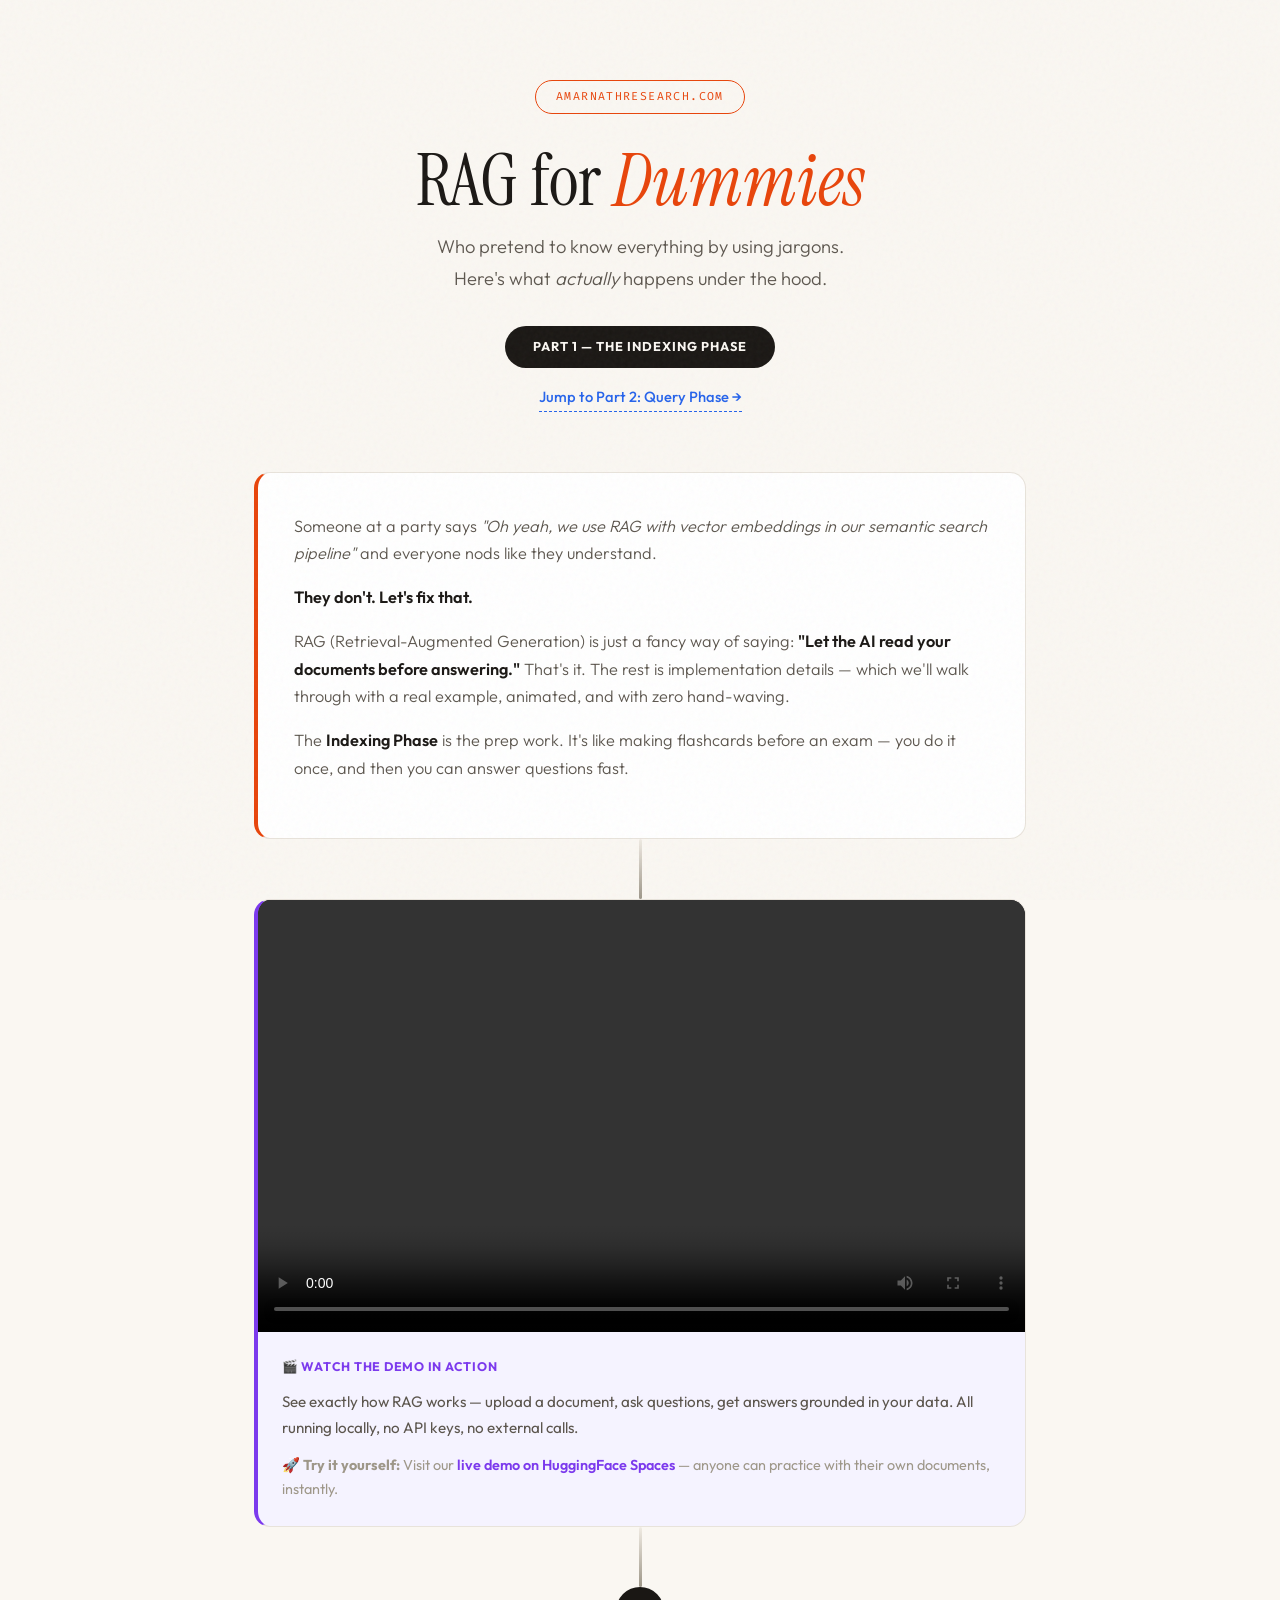
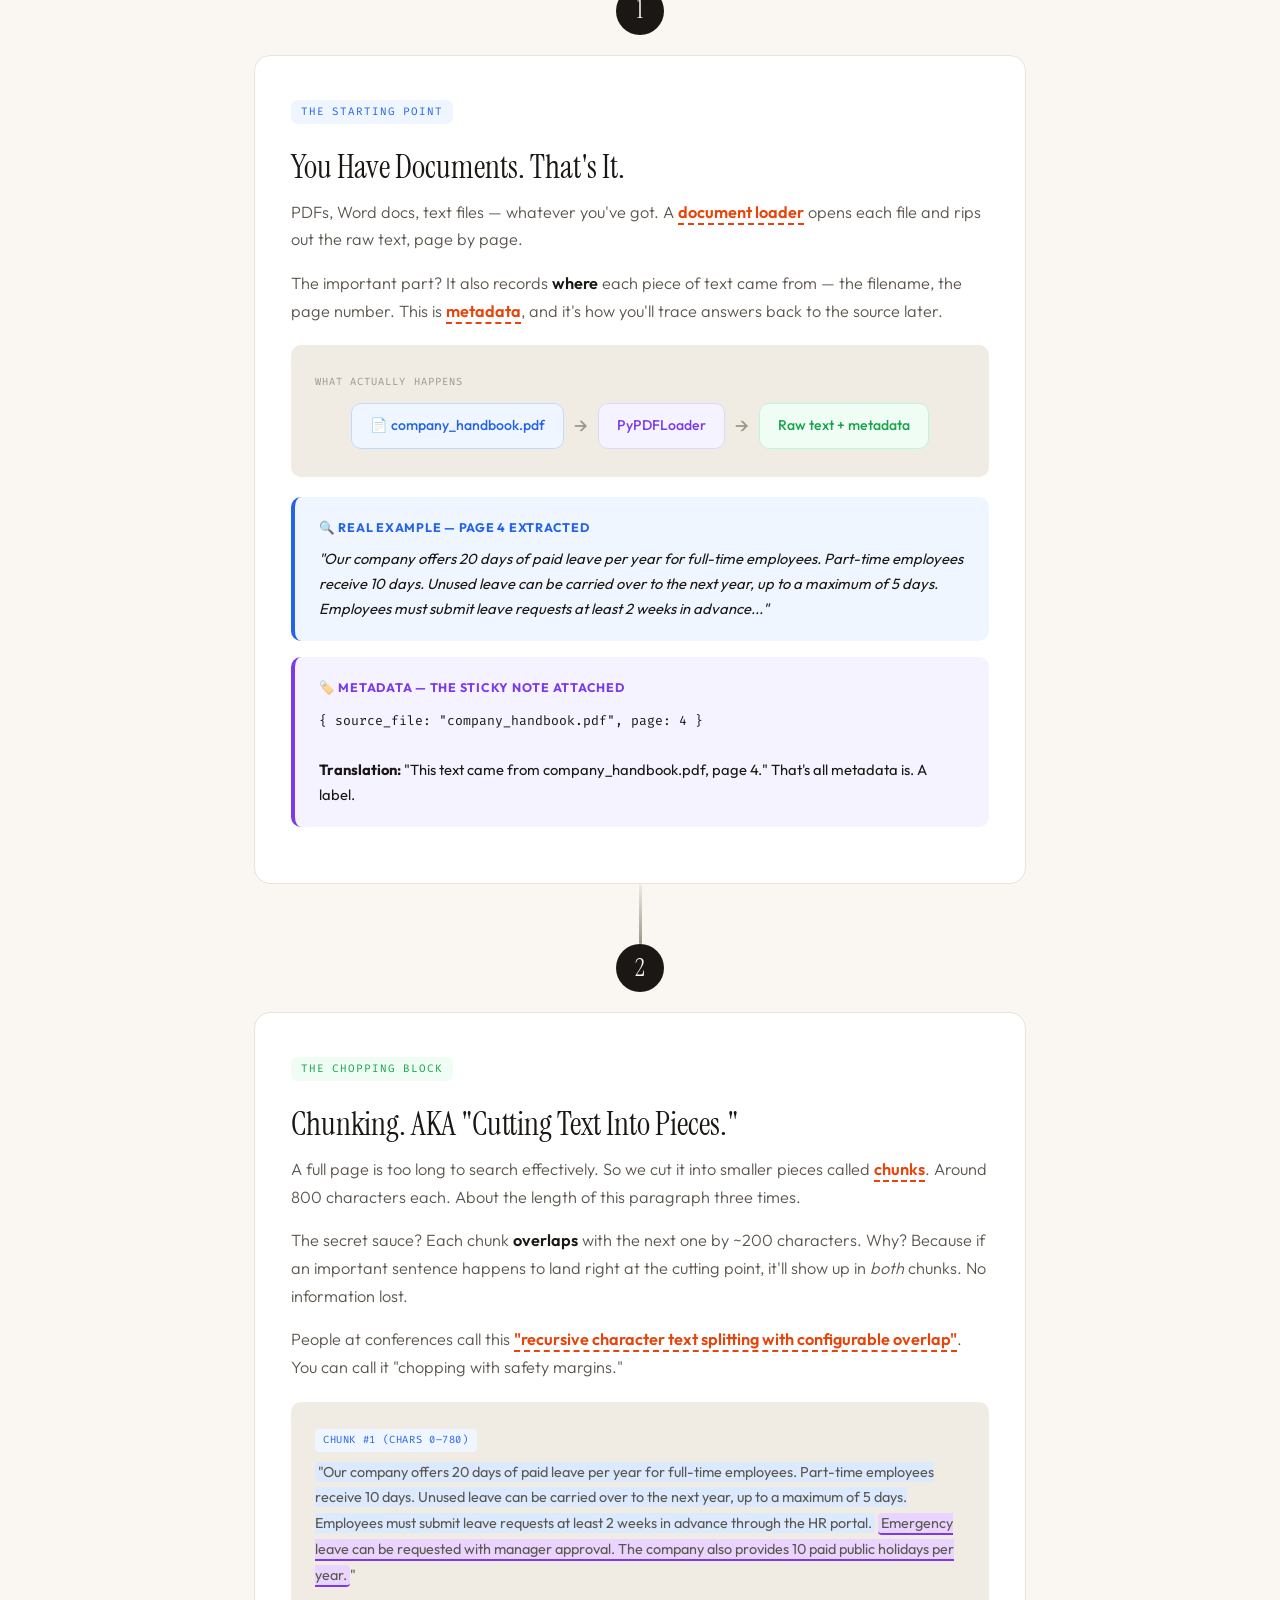
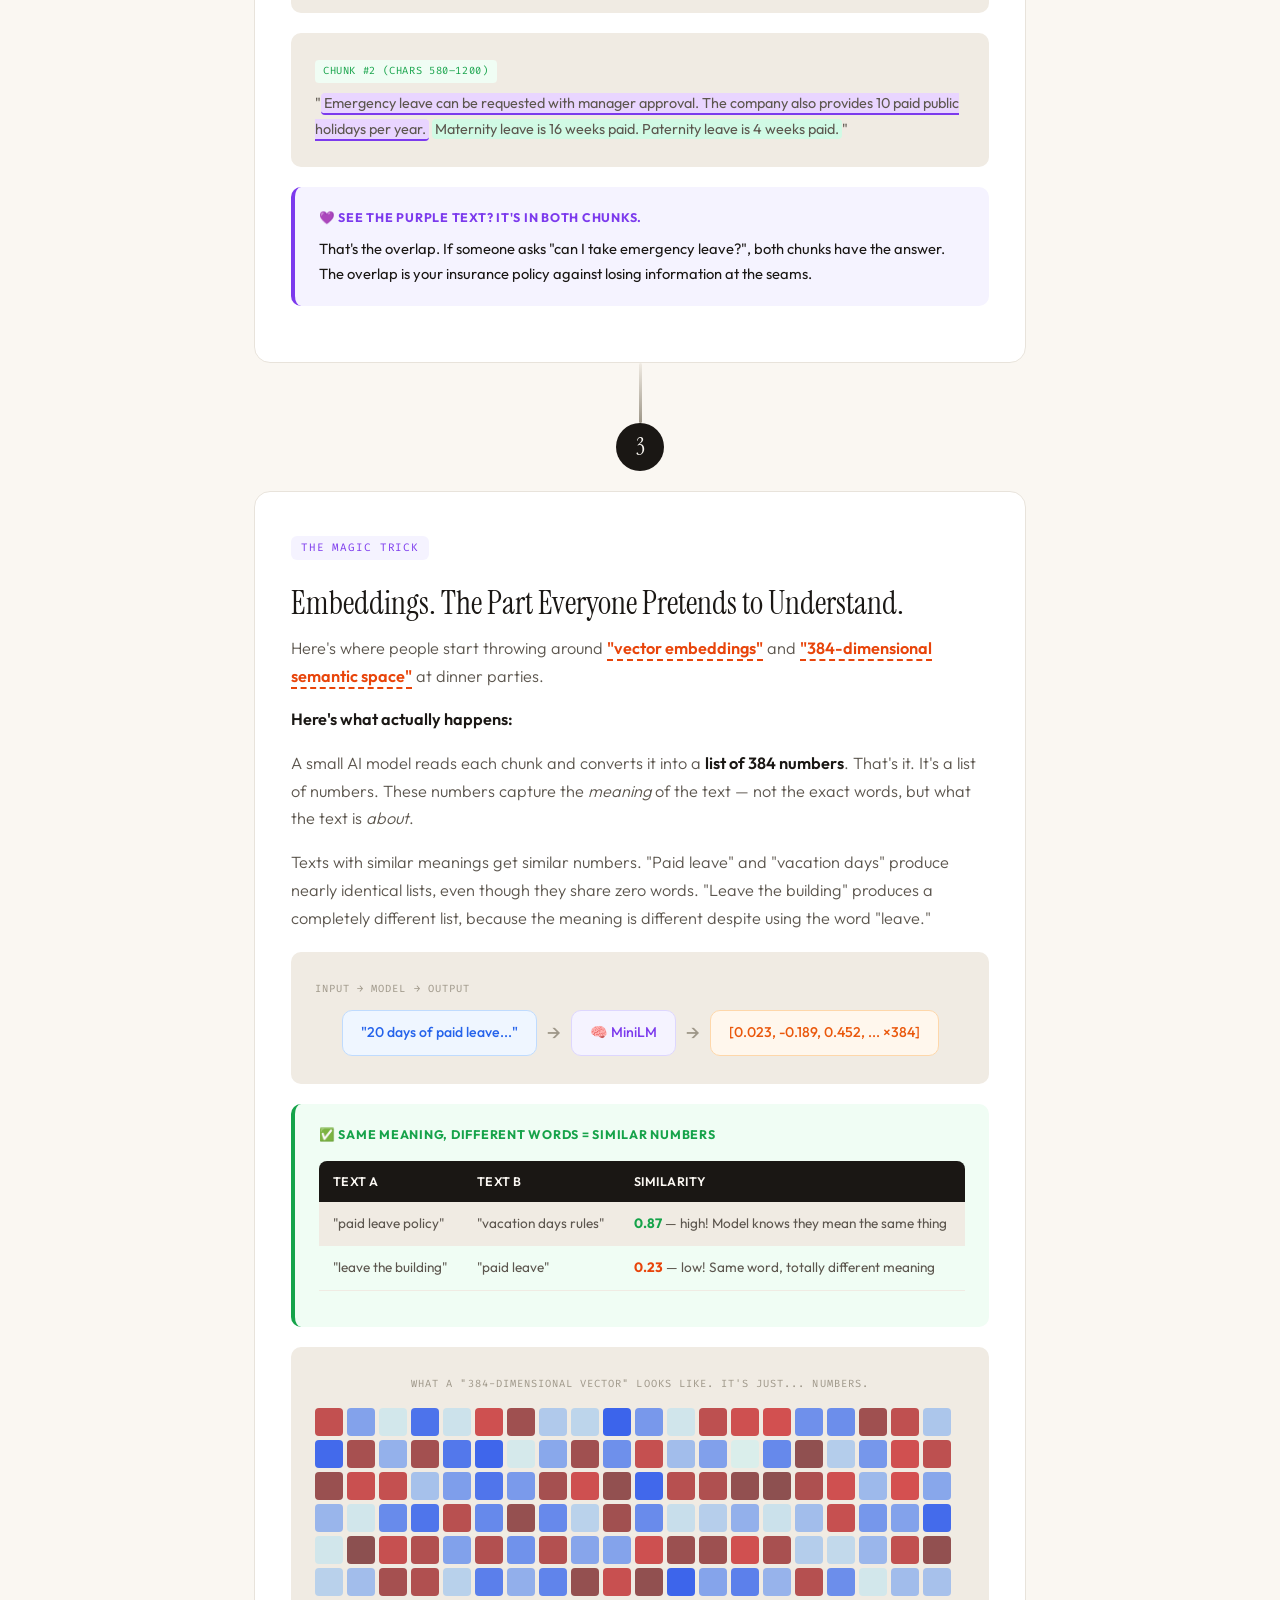
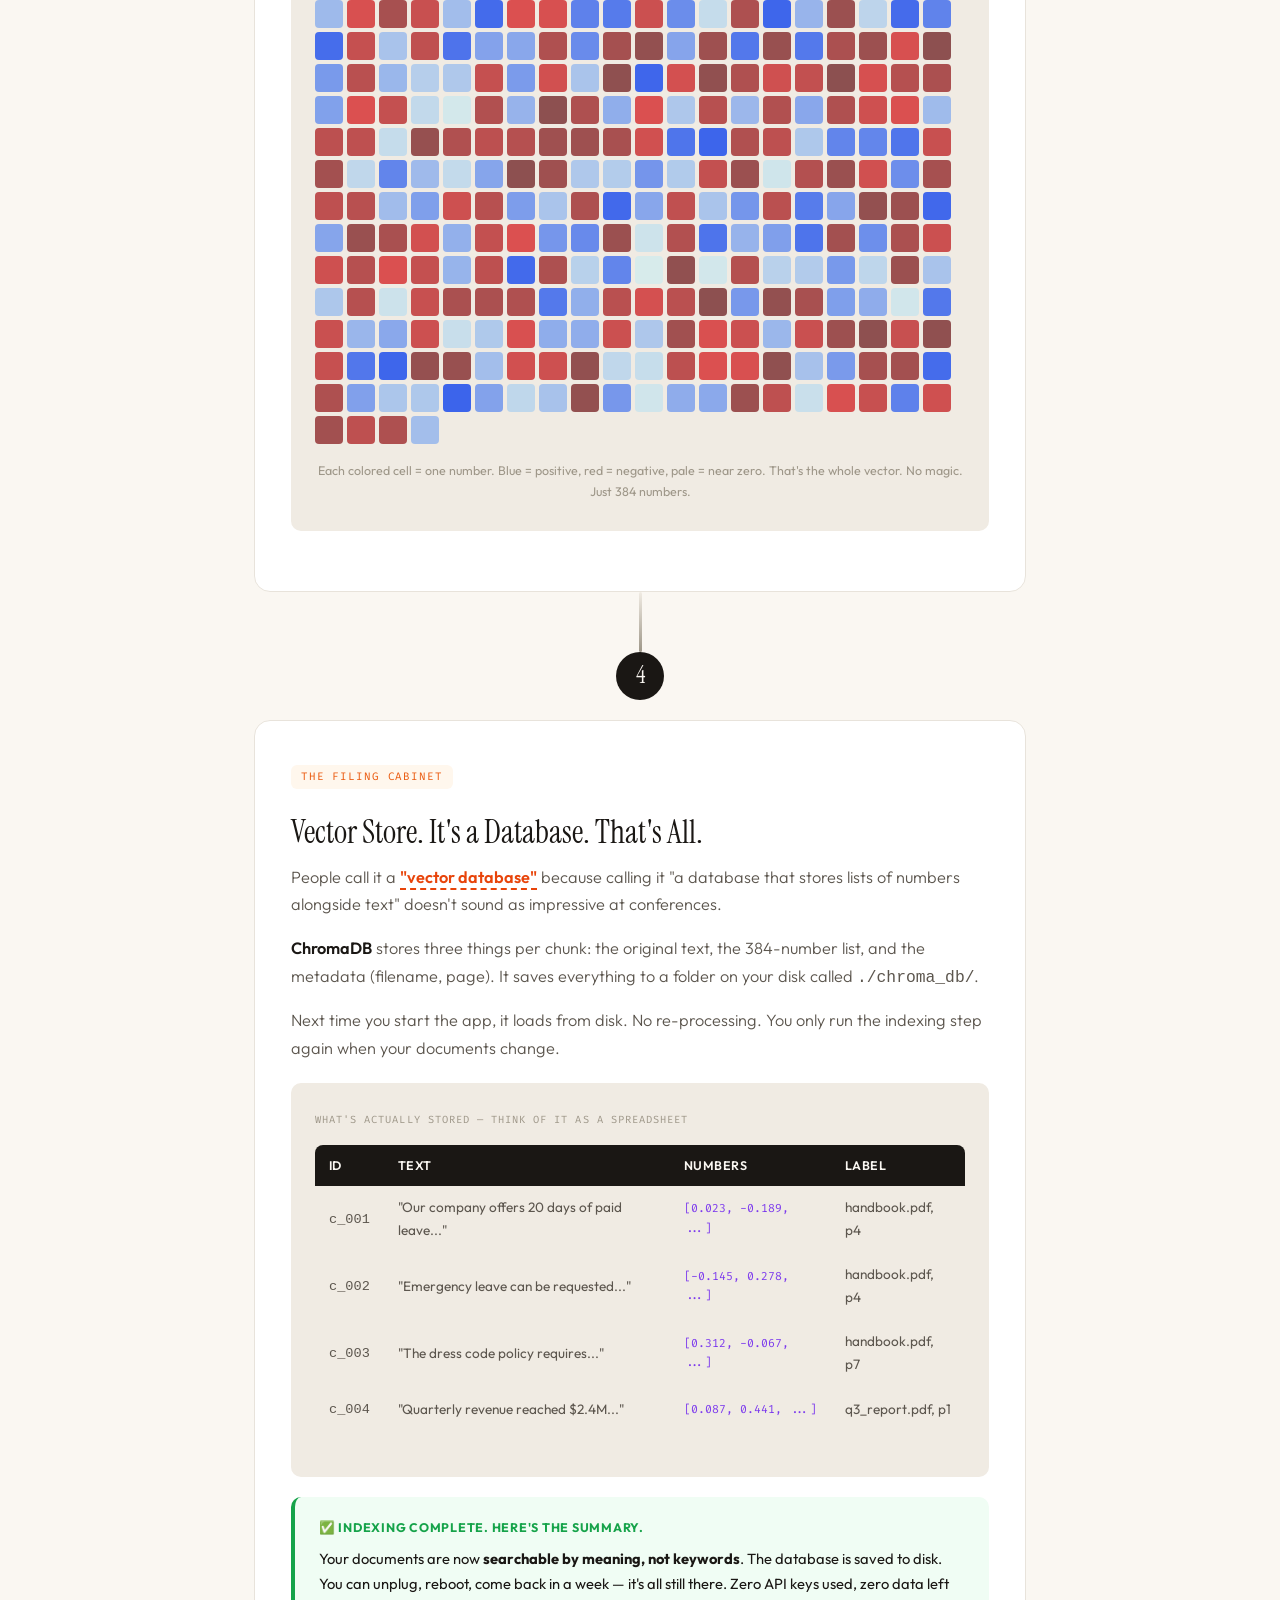
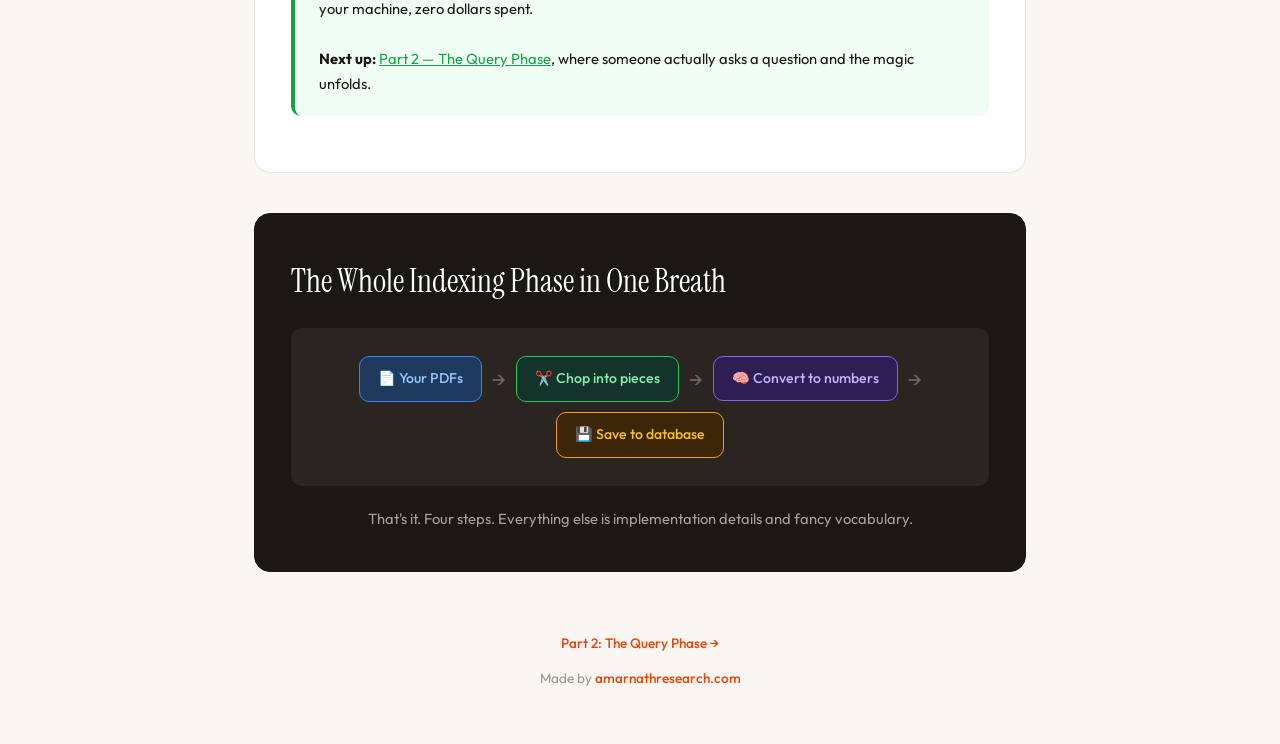
<file: ragfordummy/index.html>
<!DOCTYPE html>
<html lang="en">
<head>
<meta charset="UTF-8">
<meta name="viewport" content="width=device-width, initial-scale=1.0">
<title>RAG for Dummies — Indexing Phase | amarnathresearch.com</title>
<meta name="description" content="How RAG indexing actually works — explained without the pretentious jargon. A visual, animated guide.">
<link href="https://fonts.googleapis.com/css2?family=Instrument+Serif:ital@0;1&family=Outfit:wght@300;400;500;600;700;800&family=Fira+Code:wght@400;500&display=swap" rel="stylesheet">
<style>
  :root {
    --bg: #faf7f2;
    --ink: #1a1714;
    --ink2: #5c564e;
    --ink3: #9e9789;
    --cream: #f0ebe3;
    --card: #ffffff;
    --pop: #e8440a;
    --pop2: #ff6b35;
    --blue: #2563eb;
    --blueBg: #eff6ff;
    --green: #16a34a;
    --greenBg: #f0fdf4;
    --purple: #7c3aed;
    --purpleBg: #f5f3ff;
    --orange: #ea580c;
    --orangeBg: #fff7ed;
    --yellow: #f59e0b;
    --yellowBg: #fffbeb;
    --radius: 16px;
    --radius-sm: 10px;
  }

  * { margin: 0; padding: 0; box-sizing: border-box; }

  body {
    background: var(--bg);
    color: var(--ink);
    font-family: 'Outfit', sans-serif;
    line-height: 1.7;
    -webkit-font-smoothing: antialiased;
    overflow-x: hidden;
  }

  ::selection { background: var(--pop); color: #fff; }

  /* ── Grain overlay ── */
  body::after {
    content: '';
    position: fixed;
    inset: 0;
    background: url("data:image/svg+xml,%3Csvg viewBox='0 0 256 256' xmlns='http://www.w3.org/2000/svg'%3E%3Cfilter id='n'%3E%3CfeTurbulence type='fractalNoise' baseFrequency='0.9' numOctaves='4' stitchTiles='stitch'/%3E%3C/filter%3E%3Crect width='100%25' height='100%25' filter='url(%23n)' opacity='0.04'/%3E%3C/svg%3E");
    pointer-events: none;
    z-index: 9999;
  }

  .container { max-width: 820px; margin: 0 auto; padding: 0 24px; }

  /* ── HERO ── */
  .hero {
    padding: 80px 0 60px;
    text-align: center;
    position: relative;
  }

  .hero-badge {
    display: inline-block;
    font-family: 'Fira Code', monospace;
    font-size: 0.72rem;
    letter-spacing: 0.12em;
    text-transform: uppercase;
    color: var(--pop);
    border: 1.5px solid var(--pop);
    border-radius: 100px;
    padding: 6px 20px;
    margin-bottom: 28px;
    animation: fadeDown 0.6s ease both;
  }

  .hero h1 {
    font-family: 'Instrument Serif', serif;
    font-weight: 400;
    font-size: clamp(2.8rem, 7vw, 4.5rem);
    line-height: 1.08;
    margin-bottom: 12px;
    animation: fadeDown 0.6s ease 0.1s both;
  }

  .hero h1 em {
    font-style: italic;
    color: var(--pop);
  }

  .hero .subtitle {
    font-size: 1.15rem;
    color: var(--ink2);
    max-width: 560px;
    margin: 0 auto 32px;
    font-weight: 300;
    animation: fadeDown 0.6s ease 0.2s both;
  }

  .hero .part-label {
    display: inline-block;
    background: var(--ink);
    color: var(--bg);
    font-weight: 700;
    font-size: 0.8rem;
    letter-spacing: 0.08em;
    text-transform: uppercase;
    padding: 10px 28px;
    border-radius: 100px;
    animation: fadeDown 0.6s ease 0.3s both;
  }

  .nav-link {
    display: inline-block;
    margin-top: 16px;
    color: var(--blue);
    font-weight: 500;
    font-size: 0.92rem;
    text-decoration: none;
    border-bottom: 1.5px dashed var(--blue);
    padding-bottom: 2px;
    transition: color 0.2s;
    animation: fadeDown 0.6s ease 0.35s both;
  }
  .nav-link:hover { color: var(--pop); border-color: var(--pop); }

  /* ── STEP BLOCKS ── */
  .step {
    position: relative;
    margin-bottom: 0;
    opacity: 0;
    transform: translateY(40px);
    transition: all 0.7s cubic-bezier(0.22, 1, 0.36, 1);
  }
  .step.visible { opacity: 1; transform: translateY(0); }

  .step-connector {
    width: 3px;
    height: 60px;
    margin: 0 auto;
    background: linear-gradient(to bottom, var(--cream), var(--ink3));
    border-radius: 3px;
    opacity: 0;
    transform: scaleY(0);
    transform-origin: top;
    transition: all 0.5s ease 0.3s;
  }
  .step.visible + .step-connector,
  .step.visible .step-connector { opacity: 1; transform: scaleY(1); }
  .visible + .step-connector { opacity: 1; transform: scaleY(1); }

  .step-num {
    text-align: center;
    margin-bottom: 20px;
  }

  .step-num span {
    display: inline-flex;
    align-items: center;
    justify-content: center;
    width: 48px;
    height: 48px;
    border-radius: 50%;
    background: var(--ink);
    color: var(--bg);
    font-family: 'Instrument Serif', serif;
    font-size: 1.5rem;
  }

  .step-card {
    background: var(--card);
    border-radius: var(--radius);
    border: 1px solid #e8e3db;
    padding: 40px 36px;
    position: relative;
    overflow: hidden;
  }

  .step-card::before {
    content: '';
    position: absolute;
    top: 0; left: 0; right: 0;
    height: 4px;
  }

  .step:nth-child(1) .step-card::before { background: var(--blue); }
  .step:nth-child(3) .step-card::before { background: var(--green); }
  .step:nth-child(5) .step-card::before { background: var(--purple); }
  .step:nth-child(7) .step-card::before { background: var(--orange); }

  .step-title {
    font-family: 'Instrument Serif', serif;
    font-size: 2rem;
    margin-bottom: 4px;
  }

  .step-tag {
    display: inline-block;
    font-family: 'Fira Code', monospace;
    font-size: 0.68rem;
    text-transform: uppercase;
    letter-spacing: 0.08em;
    padding: 3px 10px;
    border-radius: 6px;
    margin-bottom: 16px;
  }

  .step-body { font-size: 1.02rem; color: var(--ink2); font-weight: 300; }
  .step-body p { margin-bottom: 16px; }
  .step-body strong { color: var(--ink); font-weight: 600; }

  /* ── JARGON BUSTER ── */
  .jargon {
    position: relative;
    cursor: help;
    font-weight: 600;
    color: var(--pop);
    border-bottom: 2px dashed var(--pop);
    padding-bottom: 1px;
  }
  .jargon::after {
    content: attr(data-meaning);
    position: absolute;
    bottom: calc(100% + 8px);
    left: 50%;
    transform: translateX(-50%) scale(0.9);
    background: var(--ink);
    color: var(--bg);
    font-size: 0.78rem;
    font-weight: 400;
    padding: 8px 14px;
    border-radius: 8px;
    white-space: nowrap;
    opacity: 0;
    pointer-events: none;
    transition: all 0.25s ease;
    z-index: 10;
  }
  .jargon:hover::after { opacity: 1; transform: translateX(-50%) scale(1); }

  /* ── ANIMATION BOX ── */
  .anim-box {
    background: var(--cream);
    border-radius: var(--radius-sm);
    padding: 28px 24px;
    margin: 20px 0;
    position: relative;
    overflow: hidden;
  }

  .anim-label {
    font-family: 'Fira Code', monospace;
    font-size: 0.65rem;
    text-transform: uppercase;
    letter-spacing: 0.1em;
    color: var(--ink3);
    margin-bottom: 12px;
  }

  .anim-flow {
    display: flex;
    align-items: center;
    flex-wrap: wrap;
    gap: 10px;
    justify-content: center;
  }

  .anim-node {
    padding: 10px 18px;
    border-radius: var(--radius-sm);
    font-size: 0.88rem;
    font-weight: 500;
    opacity: 0;
    transform: translateX(-20px);
    animation: nodeIn 0.5s ease forwards;
    white-space: nowrap;
  }

  .anim-node:nth-child(1) { animation-delay: 0.5s; }
  .anim-node:nth-child(2) { animation-delay: 0.8s; }
  .anim-node:nth-child(3) { animation-delay: 1.1s; }
  .anim-node:nth-child(4) { animation-delay: 1.4s; }
  .anim-node:nth-child(5) { animation-delay: 1.7s; }
  .anim-node:nth-child(6) { animation-delay: 2.0s; }
  .anim-node:nth-child(7) { animation-delay: 2.3s; }
  .anim-node:nth-child(8) { animation-delay: 2.6s; }
  .anim-node:nth-child(9) { animation-delay: 2.9s; }

  .anim-arrow {
    color: var(--ink3);
    font-size: 1.3rem;
    opacity: 0;
    animation: nodeIn 0.3s ease forwards;
  }
  .anim-arrow:nth-child(2) { animation-delay: 0.65s; }
  .anim-arrow:nth-child(4) { animation-delay: 0.95s; }
  .anim-arrow:nth-child(6) { animation-delay: 1.25s; }
  .anim-arrow:nth-child(8) { animation-delay: 1.55s; }

  .node-blue { background: var(--blueBg); color: var(--blue); border: 1px solid #bfdbfe; }
  .node-green { background: var(--greenBg); color: var(--green); border: 1px solid #bbf7d0; }
  .node-purple { background: var(--purpleBg); color: var(--purple); border: 1px solid #ddd6fe; }
  .node-orange { background: var(--orangeBg); color: var(--orange); border: 1px solid #fed7aa; }
  .node-yellow { background: var(--yellowBg); color: var(--yellow); border: 1px solid #fde68a; }

  /* ── EXAMPLE BLOCKS ── */
  .example {
    border-radius: var(--radius-sm);
    padding: 20px 24px;
    margin: 16px 0;
    font-size: 0.92rem;
    line-height: 1.7;
  }

  .example-blue { background: var(--blueBg); border-left: 4px solid var(--blue); }
  .example-green { background: var(--greenBg); border-left: 4px solid var(--green); }
  .example-purple { background: var(--purpleBg); border-left: 4px solid var(--purple); }
  .example-orange { background: var(--orangeBg); border-left: 4px solid var(--orange); }
  .example-yellow { background: var(--yellowBg); border-left: 4px solid var(--yellow); }

  .example-title {
    font-weight: 700;
    font-size: 0.78rem;
    text-transform: uppercase;
    letter-spacing: 0.06em;
    margin-bottom: 8px;
  }

  /* ── CODE ── */
  .code {
    font-family: 'Fira Code', monospace;
    font-size: 0.78rem;
    background: var(--ink);
    color: #e2ddd5;
    padding: 20px 24px;
    border-radius: var(--radius-sm);
    margin: 16px 0;
    overflow-x: auto;
    line-height: 1.8;
  }

  .code .cm { color: #7a7568; }
  .code .kw { color: #c4b5fd; }
  .code .str { color: #86efac; }
  .code .num { color: #fbbf24; }
  .code .fn { color: #93c5fd; }

  /* ── CHUNKING ANIMATION ── */
  .chunk-demo {
    background: var(--cream);
    border-radius: var(--radius-sm);
    padding: 24px;
    margin: 20px 0;
    font-size: 0.9rem;
    line-height: 1.8;
    position: relative;
  }

  .chunk-text { color: var(--ink2); }
  .chunk-1 { background: #dbeafe; border-radius: 4px; padding: 1px 3px; }
  .chunk-2 { background: #d1fae5; border-radius: 4px; padding: 1px 3px; }
  .chunk-overlap { background: #e9d5ff; border-radius: 4px; padding: 1px 3px; border-bottom: 2px solid var(--purple); }

  .chunk-label {
    display: inline-block;
    font-family: 'Fira Code', monospace;
    font-size: 0.65rem;
    text-transform: uppercase;
    letter-spacing: 0.06em;
    padding: 2px 8px;
    border-radius: 4px;
    margin-bottom: 8px;
  }

  /* ── VECTOR ANIMATION ── */
  .vector-demo {
    display: flex;
    gap: 4px;
    flex-wrap: wrap;
    margin: 16px 0;
  }

  .vec-cell {
    width: 28px;
    height: 28px;
    border-radius: 4px;
    opacity: 0;
    animation: vecPop 0.15s ease forwards;
  }

  /* ── TABLE ── */
  .data-table {
    width: 100%;
    border-collapse: collapse;
    margin: 16px 0;
    font-size: 0.85rem;
  }

  .data-table th {
    background: var(--ink);
    color: var(--bg);
    font-weight: 600;
    text-align: left;
    padding: 10px 14px;
    font-size: 0.78rem;
    text-transform: uppercase;
    letter-spacing: 0.04em;
  }

  .data-table th:first-child { border-radius: 8px 0 0 0; }
  .data-table th:last-child { border-radius: 0 8px 0 0; }

  .data-table td {
    padding: 10px 14px;
    border-bottom: 1px solid var(--cream);
    color: var(--ink2);
  }

  .data-table tr:nth-child(even) td { background: var(--cream); }

  /* ── FOOTER ── */
  .footer {
    text-align: center;
    padding: 60px 0 40px;
    color: var(--ink3);
    font-size: 0.85rem;
  }

  .footer a { color: var(--pop); text-decoration: none; font-weight: 500; }
  .footer a:hover { text-decoration: underline; }

  /* ── ANIMATIONS ── */
  @keyframes fadeDown {
    from { opacity: 0; transform: translateY(-16px); }
    to { opacity: 1; transform: translateY(0); }
  }

  @keyframes nodeIn {
    from { opacity: 0; transform: translateX(-14px); }
    to { opacity: 1; transform: translateX(0); }
  }

  @keyframes vecPop {
    from { opacity: 0; transform: scale(0); }
    to { opacity: 1; transform: scale(1); }
  }

  @keyframes pulse {
    0%, 100% { opacity: 1; }
    50% { opacity: 0.5; }
  }

  @keyframes slideRight {
    from { transform: translateX(-100%); opacity: 0; }
    to { transform: translateX(0); opacity: 1; }
  }

  /* ── RESPONSIVE ── */
  @media (max-width: 640px) {
    .step-card { padding: 28px 20px; }
    .hero { padding: 50px 0 40px; }
    .anim-flow { flex-direction: column; }
    .anim-arrow { transform: rotate(90deg); }
  }
</style>
</head>
<body>

<div class="container">

  <!-- ═══ HERO ═══ -->
  <div class="hero">
    <div class="hero-badge">amarnathresearch.com</div>
    <h1>RAG for <em>Dummies</em></h1>
    <p class="subtitle">Who pretend to know everything by using jargons.<br>Here's what <em>actually</em> happens under the hood.</p>
    <div class="part-label">Part 1 — The Indexing Phase</div>
    <br>
    <a class="nav-link" href="query.html">Jump to Part 2: Query Phase →</a>
  </div>

  <!-- ═══ INTRO ═══ -->
  <div class="step visible" style="opacity:1; transform:none;">
    <div class="step-card" style="border-left: 4px solid var(--pop);">
      <div class="step-body">
        <p>Someone at a party says <em>"Oh yeah, we use RAG with vector embeddings in our semantic search pipeline"</em> and everyone nods like they understand.</p>
        <p><strong>They don't. Let's fix that.</strong></p>
        <p>RAG (Retrieval-Augmented Generation) is just a fancy way of saying: <strong>"Let the AI read your documents before answering."</strong> That's it. The rest is implementation details — which we'll walk through with a real example, animated, and with zero hand-waving.</p>
        <p>The <strong>Indexing Phase</strong> is the prep work. It's like making flashcards before an exam — you do it once, and then you can answer questions fast.</p>
      </div>
    </div>
  </div>

  <div class="step-connector"></div>

  <!-- ═══ VIDEO DEMO ═══ -->
  <div class="step visible" style="opacity:1; transform:none;">
    <div class="step-card" style="border-left: 4px solid var(--purple); background: var(--purpleBg); padding: 0; overflow: hidden;">
      <div style="position: relative; width: 100%; background: #000; aspect-ratio: 16/9; display: flex; align-items: center; justify-content: center;">
        <video width="100%" height="100%" controls style="width: 100%; height: 100%; object-fit: cover;">
          <source src="final_demo.mp4" type="video/mp4">
          Your browser does not support the video tag.
        </video>
      </div>
      <div style="padding: 24px;">
        <div class="example-title" style="color: var(--purple); margin-bottom: 12px;">🎬 Watch the demo in action</div>
        <p style="font-size: 0.95rem; color: var(--ink2); margin-bottom: 12px;">See exactly how RAG works — upload a document, ask questions, get answers grounded in your data. All running locally, no API keys, no external calls.</p>
        <p style="font-size: 0.9rem; color: var(--ink3);"><strong>🚀 Try it yourself:</strong> Visit our <a href="https://huggingface.co/spaces/amarnathresearch/rag-for-dummies" target="_blank" style="color: var(--purple); font-weight: 600; text-decoration: none;">live demo on HuggingFace Spaces</a> — anyone can practice with their own documents, instantly.</p>
      </div>
    </div>
  </div>

  <div class="step-connector"></div>

  <!-- ═══ STEP 1: DOCUMENTS ═══ -->
  <div class="step">
    <div class="step-num"><span>1</span></div>
    <div class="step-card">
      <span class="step-tag" style="background:var(--blueBg); color:var(--blue);">The starting point</span>
      <div class="step-title">You Have Documents. That's It.</div>
      <div class="step-body">
        <p>PDFs, Word docs, text files — whatever you've got. A <span class="jargon" data-meaning="A program that opens a file and pulls out the text">document loader</span> opens each file and rips out the raw text, page by page.</p>
        <p>The important part? It also records <strong>where</strong> each piece of text came from — the filename, the page number. This is <span class="jargon" data-meaning="Extra info attached to each piece of text — like a sticky note saying 'this came from page 4'">metadata</span>, and it's how you'll trace answers back to the source later.</p>
      </div>

      <div class="anim-box">
        <div class="anim-label">What actually happens</div>
        <div class="anim-flow">
          <span class="anim-node node-blue">📄 company_handbook.pdf</span>
          <span class="anim-arrow">→</span>
          <span class="anim-node node-purple">PyPDFLoader</span>
          <span class="anim-arrow">→</span>
          <span class="anim-node node-green">Raw text + metadata</span>
        </div>
      </div>

      <div class="example example-blue">
        <div class="example-title" style="color:var(--blue);">🔍 Real example — page 4 extracted</div>
        <em>"Our company offers 20 days of paid leave per year for full-time employees. Part-time employees receive 10 days. Unused leave can be carried over to the next year, up to a maximum of 5 days. Employees must submit leave requests at least 2 weeks in advance..."</em>
      </div>

      <div class="example example-purple">
        <div class="example-title" style="color:var(--purple);">🏷️ Metadata — the sticky note attached</div>
        <code style="font-family:'Fira Code',monospace; font-size:0.82rem;">
          { source_file: "company_handbook.pdf", page: 4 }
        </code>
        <br><br>
        <strong>Translation:</strong> "This text came from company_handbook.pdf, page 4." That's all metadata is. A label.
      </div>
    </div>
  </div>

  <div class="step-connector"></div>

  <!-- ═══ STEP 2: CHUNKING ═══ -->
  <div class="step">
    <div class="step-num"><span>2</span></div>
    <div class="step-card">
      <span class="step-tag" style="background:var(--greenBg); color:var(--green);">The chopping block</span>
      <div class="step-title">Chunking. AKA "Cutting Text Into Pieces."</div>
      <div class="step-body">
        <p>A full page is too long to search effectively. So we cut it into smaller pieces called <span class="jargon" data-meaning="A piece of text, typically 500–1000 characters. Not a technical term — literally just a chunk.">chunks</span>. Around 800 characters each. About the length of this paragraph three times.</p>
        <p>The secret sauce? Each chunk <strong>overlaps</strong> with the next one by ~200 characters. Why? Because if an important sentence happens to land right at the cutting point, it'll show up in <em>both</em> chunks. No information lost.</p>
        <p>People at conferences call this <span class="jargon" data-meaning="Cutting text into overlapping pieces. You could call it 'chopping' and nobody would misunderstand.">"recursive character text splitting with configurable overlap"</span>. You can call it "chopping with safety margins."</p>
      </div>

      <div class="chunk-demo">
        <div class="chunk-label" style="background:var(--blueBg); color:var(--blue);">Chunk #1 (chars 0–780)</div>
        <div class="chunk-text">
          <span class="chunk-1">"Our company offers 20 days of paid leave per year for full-time employees. Part-time employees receive 10 days. Unused leave can be carried over to the next year, up to a maximum of 5 days. Employees must submit leave requests at least 2 weeks in advance through the HR portal.</span> <span class="chunk-overlap">Emergency leave can be requested with manager approval. The company also provides 10 paid public holidays per year.</span>"
        </div>
      </div>

      <div class="chunk-demo">
        <div class="chunk-label" style="background:var(--greenBg); color:var(--green);">Chunk #2 (chars 580–1200)</div>
        <div class="chunk-text">
          "<span class="chunk-overlap">Emergency leave can be requested with manager approval. The company also provides 10 paid public holidays per year.</span> <span class="chunk-2">Maternity leave is 16 weeks paid. Paternity leave is 4 weeks paid.</span>"
        </div>
      </div>

      <div class="example example-purple">
        <div class="example-title" style="color:var(--purple);">💜 See the purple text? It's in BOTH chunks.</div>
        That's the overlap. If someone asks "can I take emergency leave?", both chunks have the answer. The overlap is your insurance policy against losing information at the seams.
      </div>
    </div>
  </div>

  <div class="step-connector"></div>

  <!-- ═══ STEP 3: EMBEDDING ═══ -->
  <div class="step">
    <div class="step-num"><span>3</span></div>
    <div class="step-card">
      <span class="step-tag" style="background:var(--purpleBg); color:var(--purple);">The magic trick</span>
      <div class="step-title">Embeddings. The Part Everyone Pretends to Understand.</div>
      <div class="step-body">
        <p>Here's where people start throwing around <span class="jargon" data-meaning="A list of numbers that represents the meaning of a piece of text. Like GPS coordinates but for meaning instead of location.">"vector embeddings"</span> and <span class="jargon" data-meaning="The 'how many numbers' part. 384 dimensions just means a list of 384 numbers.">"384-dimensional semantic space"</span> at dinner parties.</p>
        <p><strong>Here's what actually happens:</strong></p>
        <p>A small AI model reads each chunk and converts it into a <strong>list of 384 numbers</strong>. That's it. It's a list of numbers. These numbers capture the <em>meaning</em> of the text — not the exact words, but what the text is <em>about</em>.</p>
        <p>Texts with similar meanings get similar numbers. "Paid leave" and "vacation days" produce nearly identical lists, even though they share zero words. "Leave the building" produces a completely different list, because the meaning is different despite using the word "leave."</p>
      </div>

      <div class="anim-box">
        <div class="anim-label">Input → Model → Output</div>
        <div class="anim-flow">
          <span class="anim-node node-blue">"20 days of paid leave..."</span>
          <span class="anim-arrow">→</span>
          <span class="anim-node node-purple">🧠 MiniLM</span>
          <span class="anim-arrow">→</span>
          <span class="anim-node node-orange">[0.023, -0.189, 0.452, ... ×384]</span>
        </div>
      </div>

      <div class="example example-green">
        <div class="example-title" style="color:var(--green);">✅ Same meaning, different words = Similar numbers</div>
        <table class="data-table">
          <tr><th>Text A</th><th>Text B</th><th>Similarity</th></tr>
          <tr><td>"paid leave policy"</td><td>"vacation days rules"</td><td><strong style="color:var(--green);">0.87</strong> — high! Model knows they mean the same thing</td></tr>
          <tr><td>"leave the building"</td><td>"paid leave"</td><td><strong style="color:var(--pop);">0.23</strong> — low! Same word, totally different meaning</td></tr>
        </table>
      </div>

      <div id="vec-visual" class="anim-box" style="text-align:center;">
        <div class="anim-label">What a "384-dimensional vector" looks like. It's just... numbers.</div>
        <div class="vector-demo" id="vectorGrid"></div>
        <p style="font-size:0.78rem; color:var(--ink3); margin-top:12px;">Each colored cell = one number. Blue = positive, red = negative, pale = near zero. That's the whole vector. No magic. Just 384 numbers.</p>
      </div>
    </div>
  </div>

  <div class="step-connector"></div>

  <!-- ═══ STEP 4: VECTOR STORE ═══ -->
  <div class="step">
    <div class="step-num"><span>4</span></div>
    <div class="step-card">
      <span class="step-tag" style="background:var(--orangeBg); color:var(--orange);">The filing cabinet</span>
      <div class="step-title">Vector Store. It's a Database. That's All.</div>
      <div class="step-body">
        <p>People call it a <span class="jargon" data-meaning="A database optimized for storing and searching lists of numbers. Think of it as a spreadsheet where one column is 384 numbers wide.">"vector database"</span> because calling it "a database that stores lists of numbers alongside text" doesn't sound as impressive at conferences.</p>
        <p><strong>ChromaDB</strong> stores three things per chunk: the original text, the 384-number list, and the metadata (filename, page). It saves everything to a folder on your disk called <code>./chroma_db/</code>.</p>
        <p>Next time you start the app, it loads from disk. No re-processing. You only run the indexing step again when your documents change.</p>
      </div>

      <div class="anim-box">
        <div class="anim-label">What's actually stored — think of it as a spreadsheet</div>
        <table class="data-table">
          <tr><th>ID</th><th>Text</th><th>Numbers</th><th>Label</th></tr>
          <tr>
            <td><code>c_001</code></td>
            <td>"Our company offers 20 days of paid leave..."</td>
            <td style="font-family:'Fira Code',monospace; font-size:0.72rem; color:var(--purple);">[0.023, -0.189, ...]</td>
            <td>handbook.pdf, p4</td>
          </tr>
          <tr>
            <td><code>c_002</code></td>
            <td>"Emergency leave can be requested..."</td>
            <td style="font-family:'Fira Code',monospace; font-size:0.72rem; color:var(--purple);">[-0.145, 0.278, ...]</td>
            <td>handbook.pdf, p4</td>
          </tr>
          <tr>
            <td><code>c_003</code></td>
            <td>"The dress code policy requires..."</td>
            <td style="font-family:'Fira Code',monospace; font-size:0.72rem; color:var(--purple);">[0.312, -0.067, ...]</td>
            <td>handbook.pdf, p7</td>
          </tr>
          <tr>
            <td><code>c_004</code></td>
            <td>"Quarterly revenue reached $2.4M..."</td>
            <td style="font-family:'Fira Code',monospace; font-size:0.72rem; color:var(--purple);">[0.087, 0.441, ...]</td>
            <td>q3_report.pdf, p1</td>
          </tr>
        </table>
      </div>

      <div class="example example-green">
        <div class="example-title" style="color:var(--green);">✅ Indexing complete. Here's the summary.</div>
        Your documents are now <strong>searchable by meaning, not keywords</strong>. The database is saved to disk. You can unplug, reboot, come back in a week — it's all still there. Zero API keys used, zero data left your machine, zero dollars spent.<br><br>
        <strong>Next up:</strong> <a href="query.html" style="color:var(--green);">Part 2 — The Query Phase</a>, where someone actually asks a question and the magic unfolds.
      </div>
    </div>
  </div>

  <!-- ═══ SUMMARY FLOW ═══ -->
  <div class="step" style="margin-top:40px;">
    <div class="step-card" style="background:var(--ink); color:var(--bg); border-color:var(--ink);">
      <div class="step-title" style="color:#fff;">The Whole Indexing Phase in One Breath</div>
      <div class="anim-box" style="background:#2a2520;">
        <div class="anim-flow">
          <span class="anim-node" style="background:#1e3a5f; color:#93c5fd; border:1px solid #3b82f6;">📄 Your PDFs</span>
          <span class="anim-arrow" style="color:#666;">→</span>
          <span class="anim-node" style="background:#14332a; color:#86efac; border:1px solid #22c55e;">✂️ Chop into pieces</span>
          <span class="anim-arrow" style="color:#666;">→</span>
          <span class="anim-node" style="background:#2d1f54; color:#c4b5fd; border:1px solid #8b5cf6;">🧠 Convert to numbers</span>
          <span class="anim-arrow" style="color:#666;">→</span>
          <span class="anim-node" style="background:#3d2608; color:#fbbf24; border:1px solid #f59e0b;">💾 Save to database</span>
        </div>
      </div>
      <p style="color:#a8a198; text-align:center; margin-top:16px; font-size:0.92rem;">That's it. Four steps. Everything else is implementation details and fancy vocabulary.</p>
    </div>
  </div>

  <!-- ═══ FOOTER ═══ -->
  <div class="footer">
    <p><a href="query.html">Part 2: The Query Phase →</a></p>
    <p style="margin-top:12px;">Made by <a href="https://amarnathresearch.com">amarnathresearch.com</a></p>
  </div>

</div>

<script>
// ── Scroll animations ──
const observer = new IntersectionObserver((entries) => {
  entries.forEach(e => {
    if (e.isIntersecting) {
      e.target.classList.add('visible');
    }
  });
}, { threshold: 0.15, rootMargin: '0px 0px -40px 0px' });

document.querySelectorAll('.step').forEach(el => observer.observe(el));

// ── Vector grid visualization ──
const grid = document.getElementById('vectorGrid');
if (grid) {
  for (let i = 0; i < 384; i++) {
    const val = Math.random() * 2 - 1;
    const cell = document.createElement('div');
    cell.className = 'vec-cell';
    const r = val > 0 ? Math.round(59 + (1 - val) * 160) : Math.round(220 - val * 40);
    const g = val > 0 ? Math.round(99 + (1 - val) * 140) : Math.round(80 + Math.abs(val) * 40);
    const b = val > 0 ? Math.round(235) : Math.round(80);
    cell.style.background = `rgb(${val < 0 ? 220 + val * 80 : r},${val < 0 ? 80 : g},${val < 0 ? 80 : b})`;
    cell.style.animationDelay = `${0.8 + i * 0.004}s`;
    cell.title = `dim[${i}] = ${val.toFixed(4)}`;
    grid.appendChild(cell);
  }
}
</script>
</body>
</html>
</file>
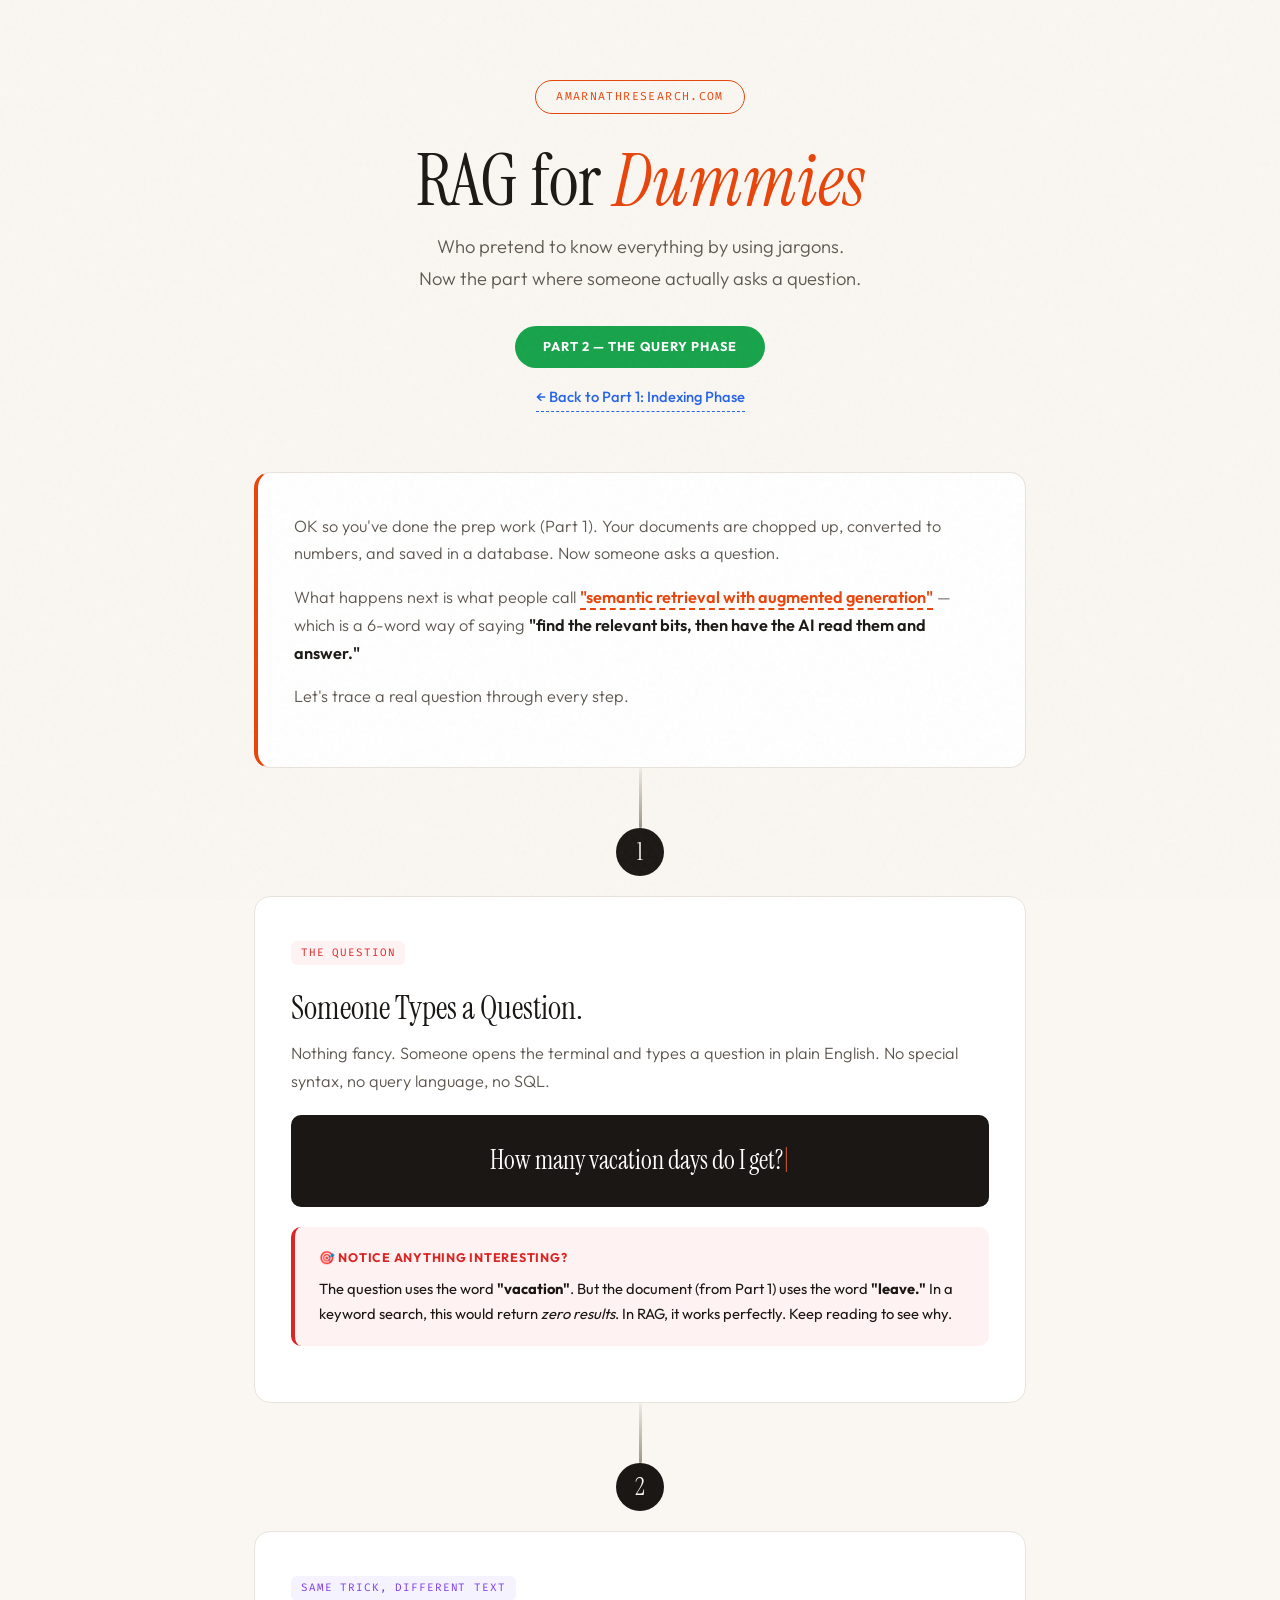
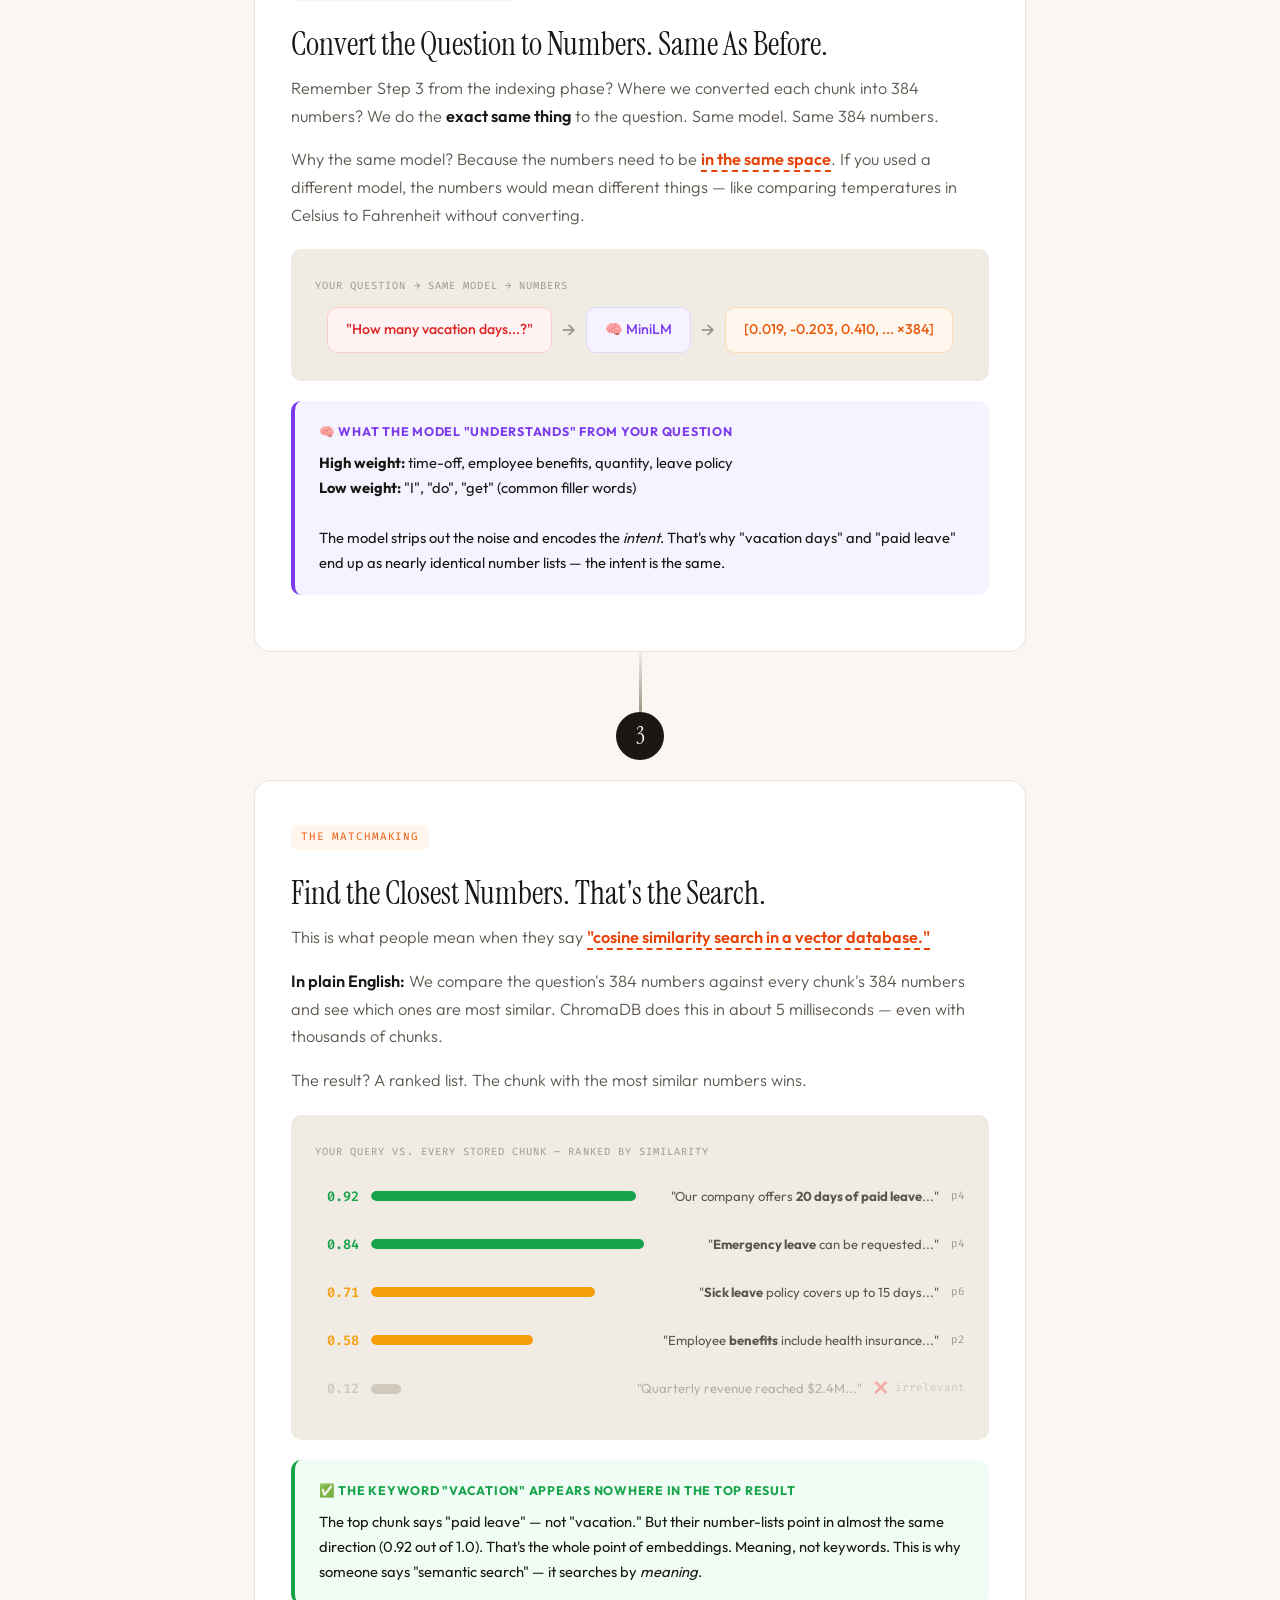
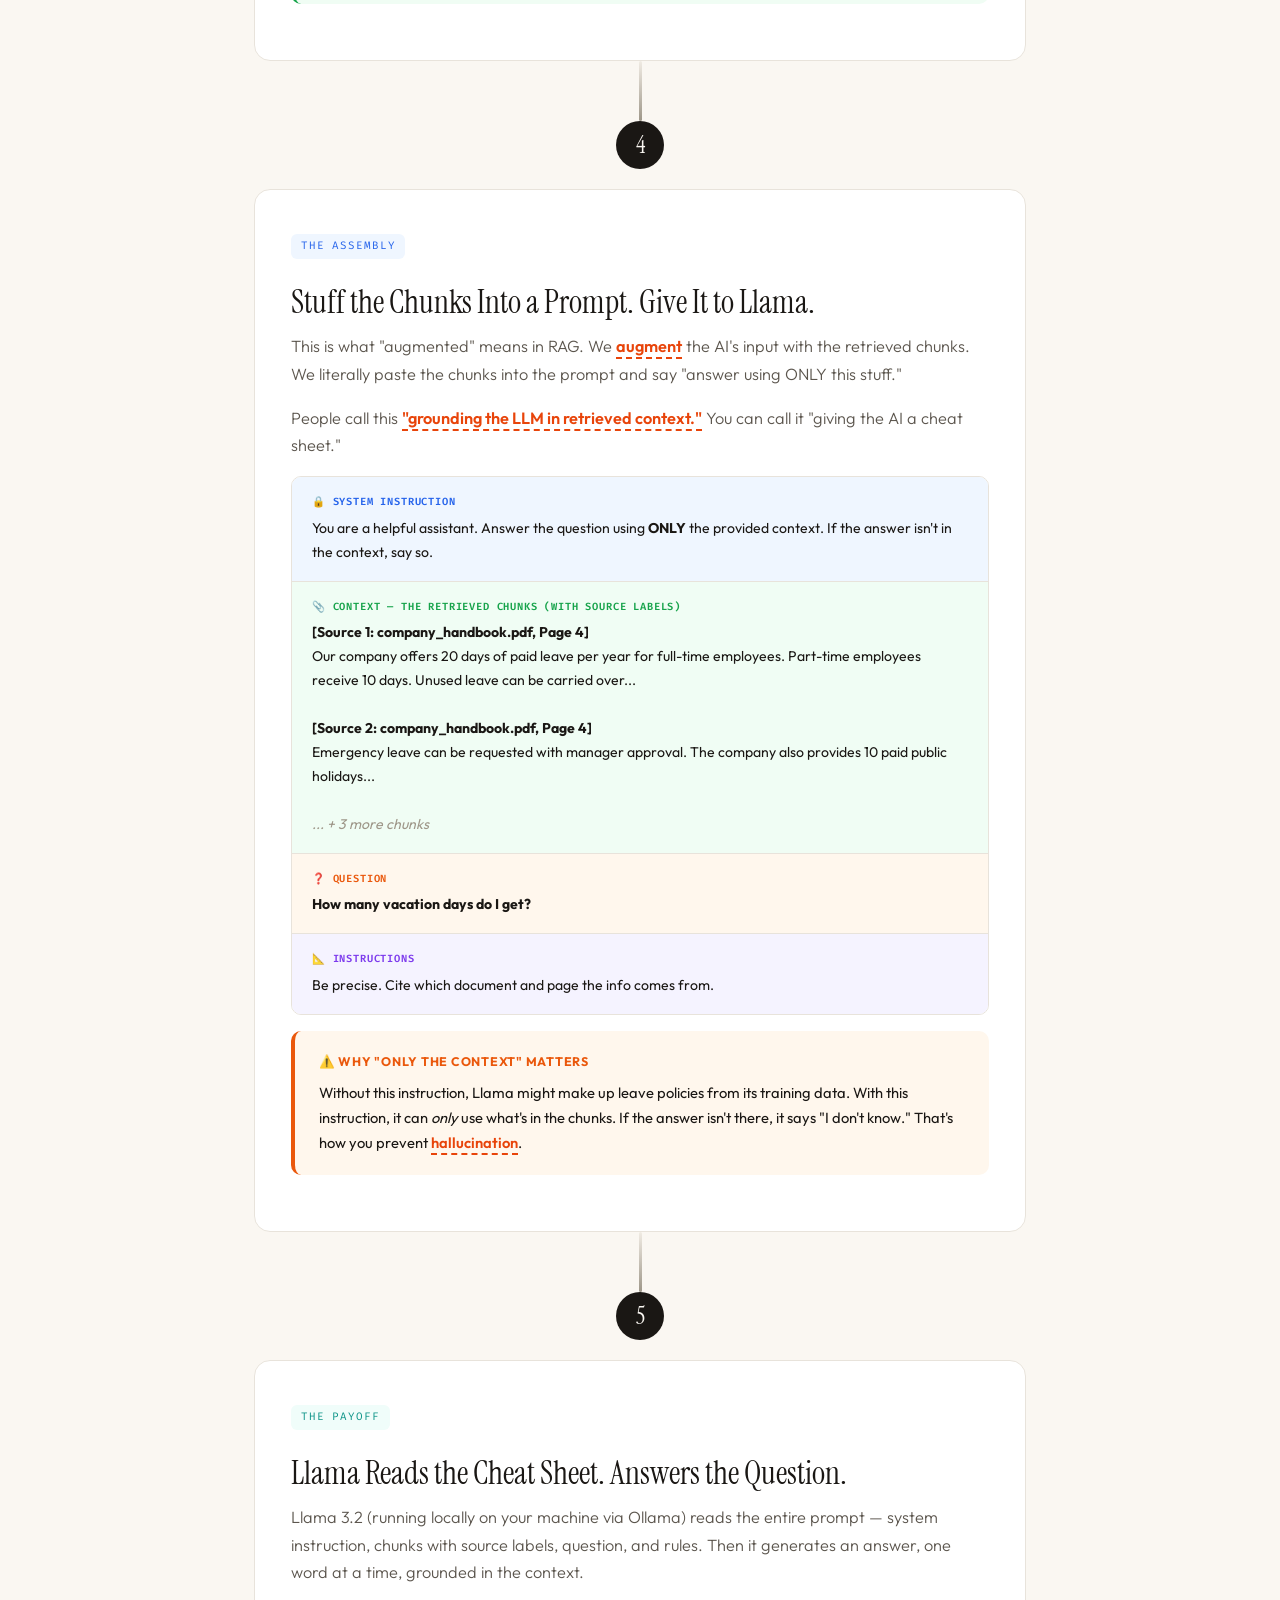
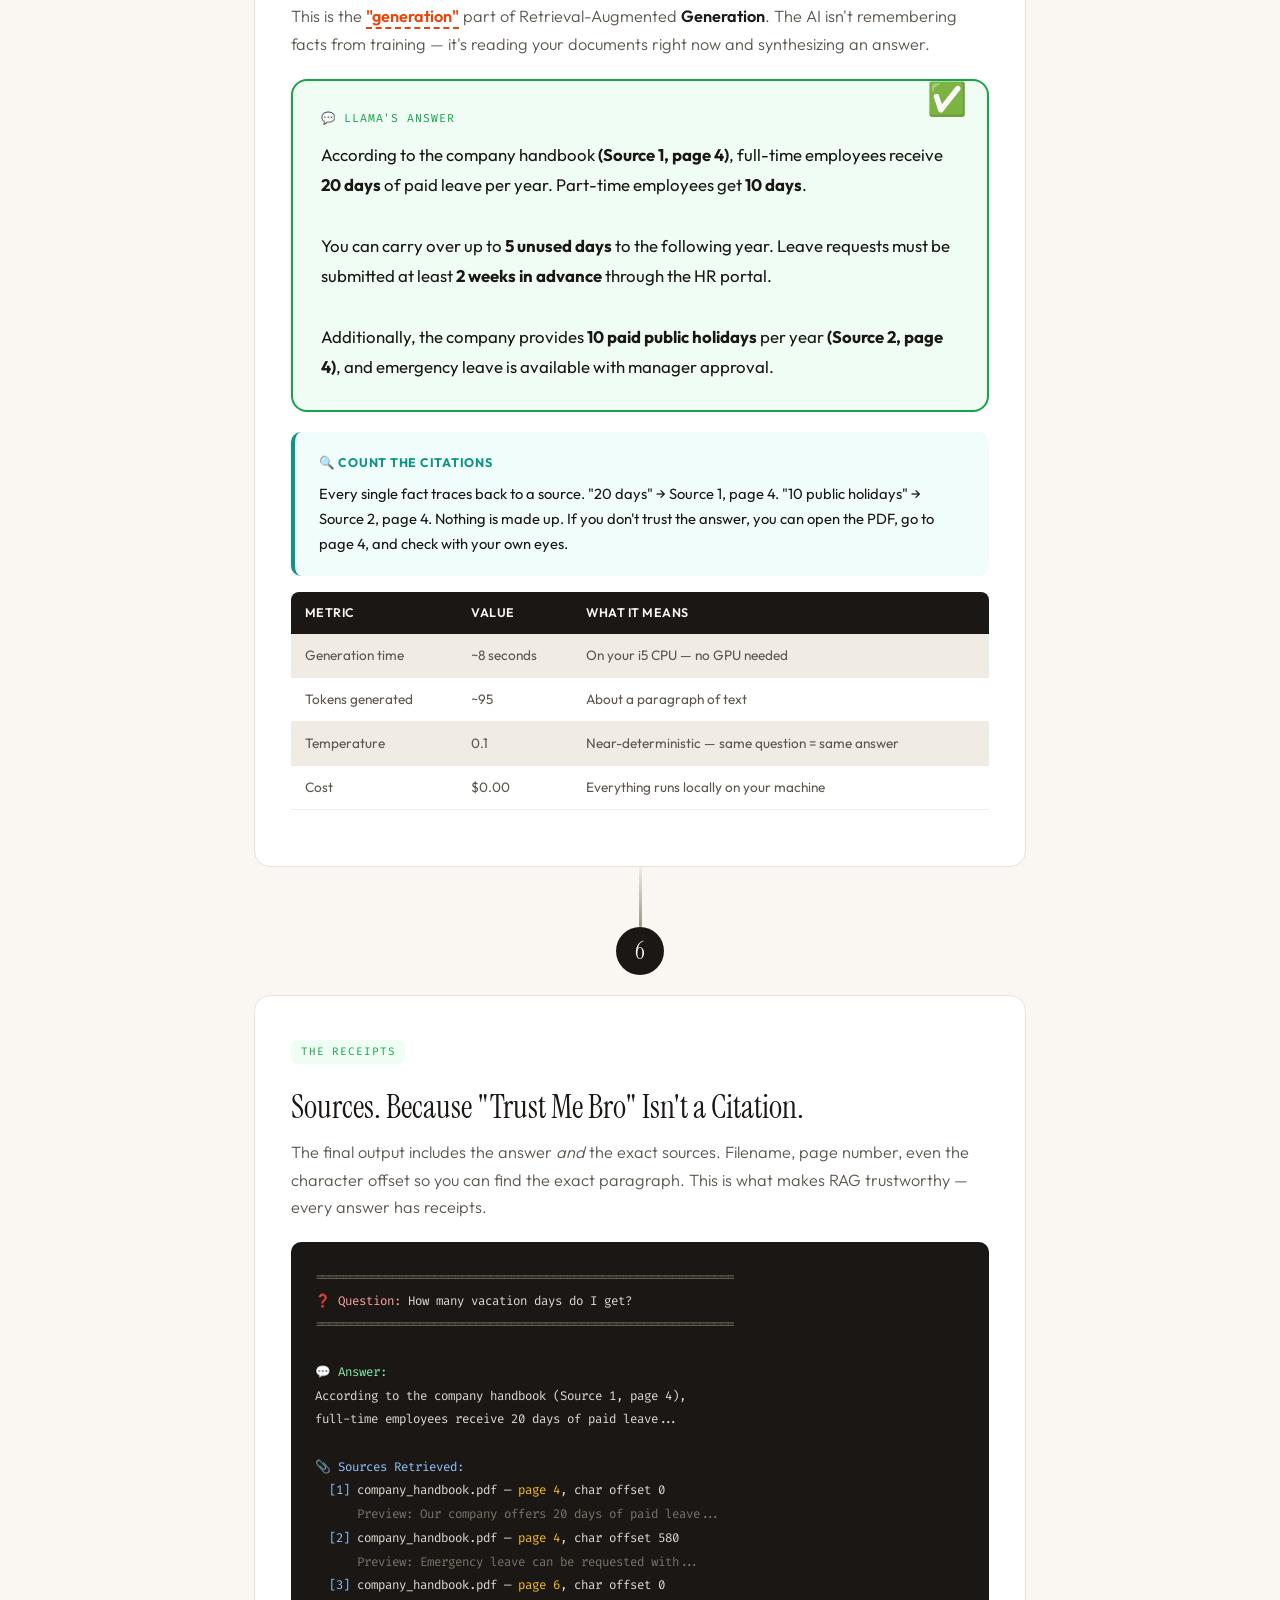
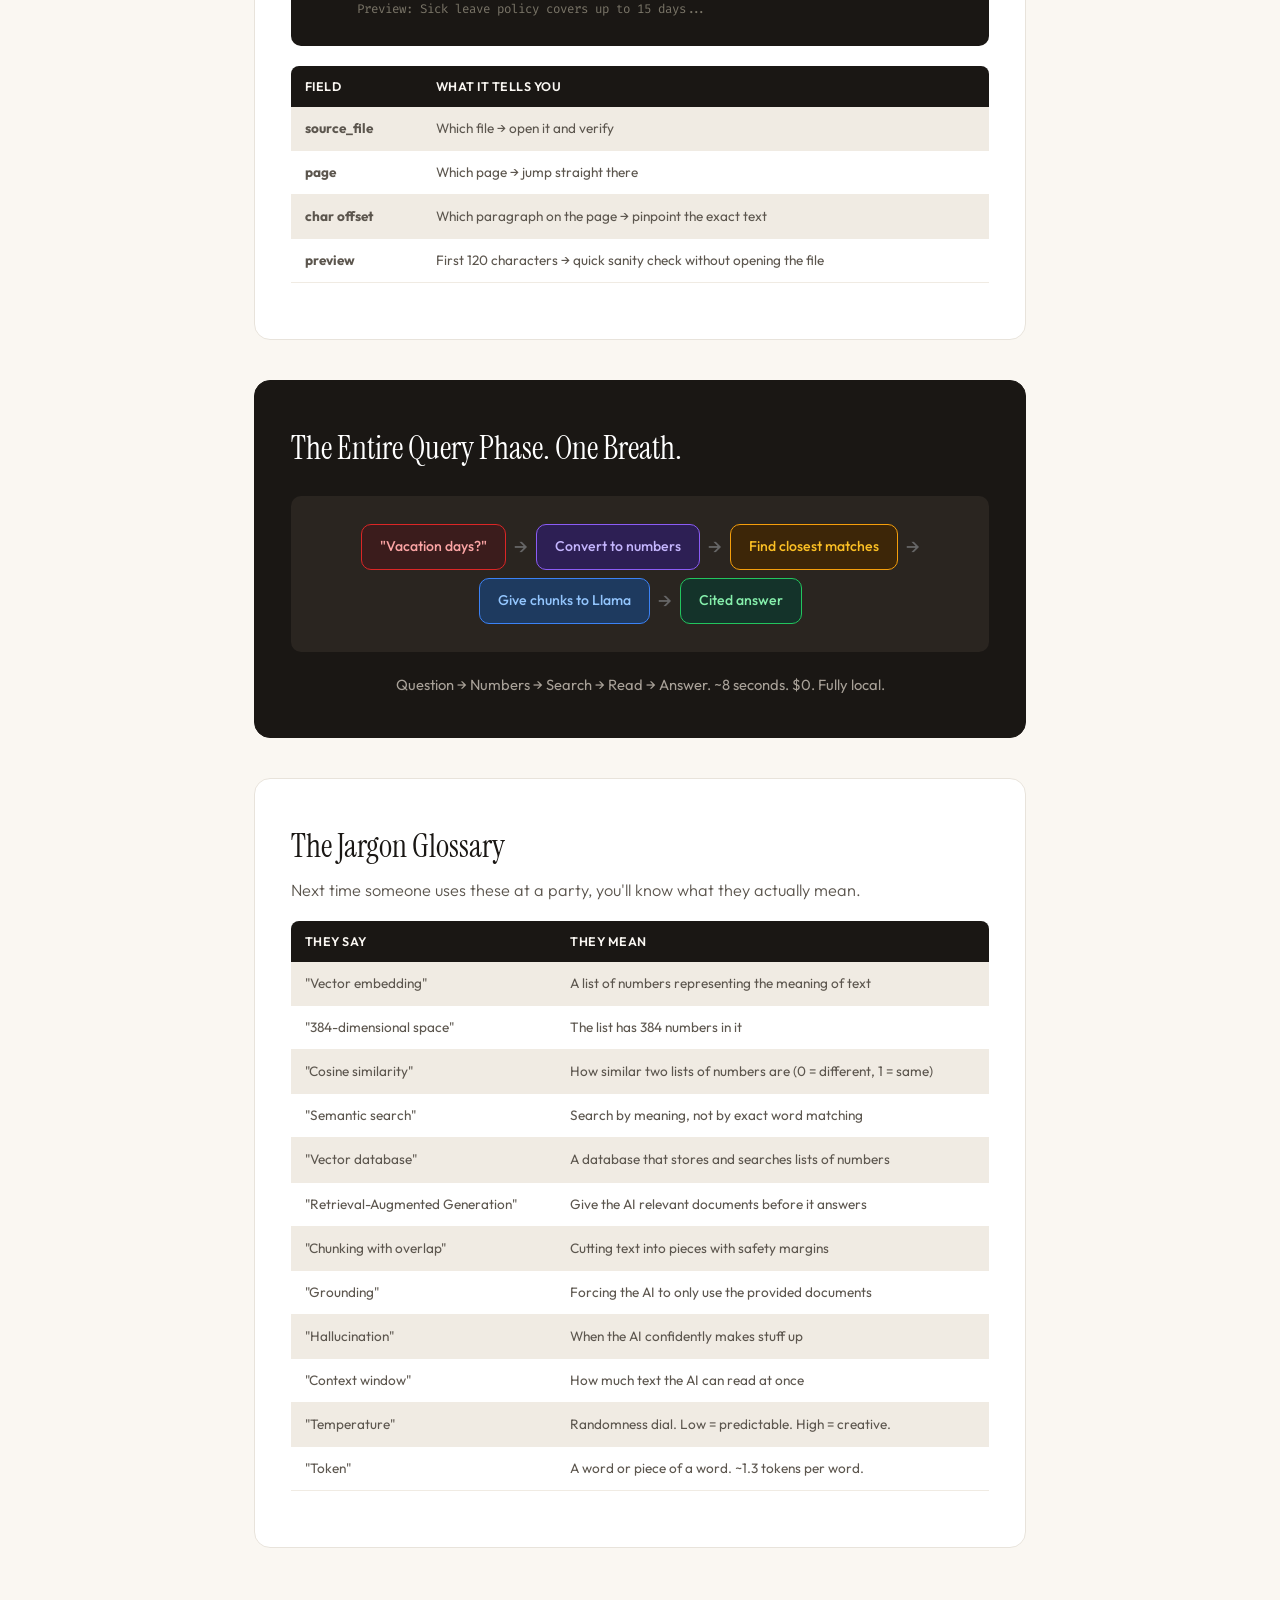
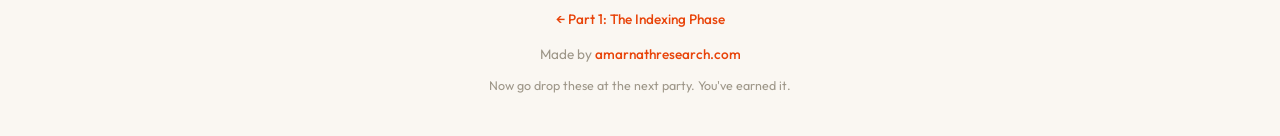
<file: ragfordummy/query.html>
<!DOCTYPE html>
<html lang="en">
<head>
<meta charset="UTF-8">
<meta name="viewport" content="width=device-width, initial-scale=1.0">
<title>RAG for Dummies — Query Phase | amarnathresearch.com</title>
<meta name="description" content="How RAG query answering actually works — explained without the pretentious jargon. A visual, animated guide.">
<link href="https://fonts.googleapis.com/css2?family=Instrument+Serif:ital@0;1&family=Outfit:wght@300;400;500;600;700;800&family=Fira+Code:wght@400;500&display=swap" rel="stylesheet">
<style>
  :root {
    --bg: #faf7f2;
    --ink: #1a1714;
    --ink2: #5c564e;
    --ink3: #9e9789;
    --cream: #f0ebe3;
    --card: #ffffff;
    --pop: #e8440a;
    --pop2: #ff6b35;
    --blue: #2563eb;
    --blueBg: #eff6ff;
    --green: #16a34a;
    --greenBg: #f0fdf4;
    --purple: #7c3aed;
    --purpleBg: #f5f3ff;
    --orange: #ea580c;
    --orangeBg: #fff7ed;
    --yellow: #f59e0b;
    --yellowBg: #fffbeb;
    --coral: #dc2626;
    --coralBg: #fef2f2;
    --teal: #0d9488;
    --tealBg: #f0fdfa;
    --radius: 16px;
    --radius-sm: 10px;
  }

  * { margin: 0; padding: 0; box-sizing: border-box; }

  body {
    background: var(--bg);
    color: var(--ink);
    font-family: 'Outfit', sans-serif;
    line-height: 1.7;
    -webkit-font-smoothing: antialiased;
    overflow-x: hidden;
  }

  ::selection { background: var(--pop); color: #fff; }

  body::after {
    content: '';
    position: fixed;
    inset: 0;
    background: url("data:image/svg+xml,%3Csvg viewBox='0 0 256 256' xmlns='http://www.w3.org/2000/svg'%3E%3Cfilter id='n'%3E%3CfeTurbulence type='fractalNoise' baseFrequency='0.9' numOctaves='4' stitchTiles='stitch'/%3E%3C/filter%3E%3Crect width='100%25' height='100%25' filter='url(%23n)' opacity='0.04'/%3E%3C/svg%3E");
    pointer-events: none;
    z-index: 9999;
  }

  .container { max-width: 820px; margin: 0 auto; padding: 0 24px; }

  /* ── HERO ── */
  .hero {
    padding: 80px 0 60px;
    text-align: center;
  }

  .hero-badge {
    display: inline-block;
    font-family: 'Fira Code', monospace;
    font-size: 0.72rem;
    letter-spacing: 0.12em;
    text-transform: uppercase;
    color: var(--pop);
    border: 1.5px solid var(--pop);
    border-radius: 100px;
    padding: 6px 20px;
    margin-bottom: 28px;
    animation: fadeDown 0.6s ease both;
  }

  .hero h1 {
    font-family: 'Instrument Serif', serif;
    font-weight: 400;
    font-size: clamp(2.8rem, 7vw, 4.5rem);
    line-height: 1.08;
    margin-bottom: 12px;
    animation: fadeDown 0.6s ease 0.1s both;
  }

  .hero h1 em { font-style: italic; color: var(--pop); }

  .hero .subtitle {
    font-size: 1.15rem;
    color: var(--ink2);
    max-width: 560px;
    margin: 0 auto 32px;
    font-weight: 300;
    animation: fadeDown 0.6s ease 0.2s both;
  }

  .hero .part-label {
    display: inline-block;
    background: var(--green);
    color: #fff;
    font-weight: 700;
    font-size: 0.8rem;
    letter-spacing: 0.08em;
    text-transform: uppercase;
    padding: 10px 28px;
    border-radius: 100px;
    animation: fadeDown 0.6s ease 0.3s both;
  }

  .nav-link {
    display: inline-block;
    margin-top: 16px;
    color: var(--blue);
    font-weight: 500;
    font-size: 0.92rem;
    text-decoration: none;
    border-bottom: 1.5px dashed var(--blue);
    padding-bottom: 2px;
    transition: color 0.2s;
    animation: fadeDown 0.6s ease 0.35s both;
  }
  .nav-link:hover { color: var(--pop); border-color: var(--pop); }

  /* ── STEPS ── */
  .step {
    position: relative;
    margin-bottom: 0;
    opacity: 0;
    transform: translateY(40px);
    transition: all 0.7s cubic-bezier(0.22, 1, 0.36, 1);
  }
  .step.visible { opacity: 1; transform: translateY(0); }

  .step-connector {
    width: 3px;
    height: 60px;
    margin: 0 auto;
    background: linear-gradient(to bottom, var(--cream), var(--ink3));
    border-radius: 3px;
    opacity: 0;
    transform: scaleY(0);
    transform-origin: top;
    transition: all 0.5s ease 0.3s;
  }
  .visible + .step-connector { opacity: 1; transform: scaleY(1); }

  .step-num { text-align: center; margin-bottom: 20px; }
  .step-num span {
    display: inline-flex;
    align-items: center;
    justify-content: center;
    width: 48px;
    height: 48px;
    border-radius: 50%;
    background: var(--ink);
    color: var(--bg);
    font-family: 'Instrument Serif', serif;
    font-size: 1.5rem;
  }

  .step-card {
    background: var(--card);
    border-radius: var(--radius);
    border: 1px solid #e8e3db;
    padding: 40px 36px;
    position: relative;
    overflow: hidden;
  }

  .step:nth-child(1) .step-card::before,
  .step:nth-child(3) .step-card::before,
  .step:nth-child(5) .step-card::before,
  .step:nth-child(7) .step-card::before,
  .step:nth-child(9) .step-card::before,
  .step:nth-child(11) .step-card::before {
    content: '';
    position: absolute;
    top: 0; left: 0; right: 0;
    height: 4px;
  }

  .step:nth-child(1) .step-card::before { background: var(--coral); }
  .step:nth-child(3) .step-card::before { background: var(--purple); }
  .step:nth-child(5) .step-card::before { background: var(--orange); }
  .step:nth-child(7) .step-card::before { background: var(--blue); }
  .step:nth-child(9) .step-card::before { background: var(--teal); }
  .step:nth-child(11) .step-card::before { background: var(--green); }

  .step-title {
    font-family: 'Instrument Serif', serif;
    font-size: 2rem;
    margin-bottom: 4px;
  }

  .step-tag {
    display: inline-block;
    font-family: 'Fira Code', monospace;
    font-size: 0.68rem;
    text-transform: uppercase;
    letter-spacing: 0.08em;
    padding: 3px 10px;
    border-radius: 6px;
    margin-bottom: 16px;
  }

  .step-body { font-size: 1.02rem; color: var(--ink2); font-weight: 300; }
  .step-body p { margin-bottom: 16px; }
  .step-body strong { color: var(--ink); font-weight: 600; }

  /* ── JARGON ── */
  .jargon {
    position: relative;
    cursor: help;
    font-weight: 600;
    color: var(--pop);
    border-bottom: 2px dashed var(--pop);
    padding-bottom: 1px;
  }
  .jargon::after {
    content: attr(data-meaning);
    position: absolute;
    bottom: calc(100% + 8px);
    left: 50%;
    transform: translateX(-50%) scale(0.9);
    background: var(--ink);
    color: var(--bg);
    font-size: 0.78rem;
    font-weight: 400;
    padding: 8px 14px;
    border-radius: 8px;
    white-space: nowrap;
    max-width: 320px;
    white-space: normal;
    opacity: 0;
    pointer-events: none;
    transition: all 0.25s ease;
    z-index: 10;
  }
  .jargon:hover::after { opacity: 1; transform: translateX(-50%) scale(1); }

  /* ── ANIM BOX ── */
  .anim-box {
    background: var(--cream);
    border-radius: var(--radius-sm);
    padding: 28px 24px;
    margin: 20px 0;
    position: relative;
  }

  .anim-label {
    font-family: 'Fira Code', monospace;
    font-size: 0.65rem;
    text-transform: uppercase;
    letter-spacing: 0.1em;
    color: var(--ink3);
    margin-bottom: 12px;
  }

  .anim-flow {
    display: flex;
    align-items: center;
    flex-wrap: wrap;
    gap: 10px;
    justify-content: center;
  }

  .anim-node {
    padding: 10px 18px;
    border-radius: var(--radius-sm);
    font-size: 0.88rem;
    font-weight: 500;
    opacity: 0;
    transform: translateX(-20px);
    white-space: nowrap;
  }
  .step.visible .anim-node { animation: nodeIn 0.5s ease forwards; }
  .step.visible .anim-node:nth-child(1) { animation-delay: 0.3s; }
  .step.visible .anim-node:nth-child(2) { animation-delay: 0.5s; }
  .step.visible .anim-node:nth-child(3) { animation-delay: 0.7s; }
  .step.visible .anim-node:nth-child(4) { animation-delay: 0.9s; }
  .step.visible .anim-node:nth-child(5) { animation-delay: 1.1s; }
  .step.visible .anim-node:nth-child(6) { animation-delay: 1.3s; }
  .step.visible .anim-node:nth-child(7) { animation-delay: 1.5s; }
  .step.visible .anim-node:nth-child(8) { animation-delay: 1.7s; }
  .step.visible .anim-node:nth-child(9) { animation-delay: 1.9s; }

  .anim-arrow {
    color: var(--ink3);
    font-size: 1.3rem;
    opacity: 0;
  }
  .step.visible .anim-arrow { animation: nodeIn 0.3s ease forwards; }
  .step.visible .anim-arrow:nth-child(2) { animation-delay: 0.4s; }
  .step.visible .anim-arrow:nth-child(4) { animation-delay: 0.6s; }
  .step.visible .anim-arrow:nth-child(6) { animation-delay: 0.8s; }
  .step.visible .anim-arrow:nth-child(8) { animation-delay: 1.0s; }

  .node-blue { background: var(--blueBg); color: var(--blue); border: 1px solid #bfdbfe; }
  .node-green { background: var(--greenBg); color: var(--green); border: 1px solid #bbf7d0; }
  .node-purple { background: var(--purpleBg); color: var(--purple); border: 1px solid #ddd6fe; }
  .node-orange { background: var(--orangeBg); color: var(--orange); border: 1px solid #fed7aa; }
  .node-yellow { background: var(--yellowBg); color: var(--yellow); border: 1px solid #fde68a; }
  .node-coral { background: var(--coralBg); color: var(--coral); border: 1px solid #fecaca; }
  .node-teal { background: var(--tealBg); color: var(--teal); border: 1px solid #99f6e4; }

  /* ── EXAMPLE ── */
  .example {
    border-radius: var(--radius-sm);
    padding: 20px 24px;
    margin: 16px 0;
    font-size: 0.92rem;
    line-height: 1.7;
  }

  .example-blue { background: var(--blueBg); border-left: 4px solid var(--blue); }
  .example-green { background: var(--greenBg); border-left: 4px solid var(--green); }
  .example-purple { background: var(--purpleBg); border-left: 4px solid var(--purple); }
  .example-orange { background: var(--orangeBg); border-left: 4px solid var(--orange); }
  .example-yellow { background: var(--yellowBg); border-left: 4px solid var(--yellow); }
  .example-coral { background: var(--coralBg); border-left: 4px solid var(--coral); }
  .example-teal { background: var(--tealBg); border-left: 4px solid var(--teal); }

  .example-title {
    font-weight: 700;
    font-size: 0.78rem;
    text-transform: uppercase;
    letter-spacing: 0.06em;
    margin-bottom: 8px;
  }

  /* ── SIMILARITY BARS ── */
  .sim-row {
    display: flex;
    align-items: center;
    gap: 12px;
    padding: 12px 0;
    border-bottom: 1px solid var(--cream);
    font-size: 0.88rem;
  }
  .sim-row:last-child { border-bottom: none; }

  .sim-score {
    font-family: 'Fira Code', monospace;
    font-weight: 600;
    font-size: 0.85rem;
    min-width: 44px;
    text-align: right;
  }

  .sim-bar-track {
    flex: 1;
    height: 10px;
    background: var(--cream);
    border-radius: 5px;
    overflow: hidden;
  }

  .sim-bar-fill {
    height: 100%;
    border-radius: 5px;
    width: 0%;
    transition: width 1.2s cubic-bezier(0.22, 1, 0.36, 1);
  }

  .step.visible .sim-bar-fill { width: var(--w); }

  .sim-text {
    font-size: 0.82rem;
    color: var(--ink2);
    min-width: 0;
    flex-shrink: 1;
  }

  .sim-source {
    font-family: 'Fira Code', monospace;
    font-size: 0.68rem;
    color: var(--ink3);
    white-space: nowrap;
  }

  /* ── PROMPT BLOCK ── */
  .prompt-block {
    border-radius: var(--radius-sm);
    margin: 16px 0;
    overflow: hidden;
    border: 1px solid #e8e3db;
  }

  .prompt-section {
    padding: 16px 20px;
    border-bottom: 1px solid #e8e3db;
    font-size: 0.88rem;
  }
  .prompt-section:last-child { border-bottom: none; }

  .prompt-label {
    font-family: 'Fira Code', monospace;
    font-size: 0.65rem;
    text-transform: uppercase;
    letter-spacing: 0.08em;
    margin-bottom: 6px;
    font-weight: 600;
  }

  /* ── TERMINAL ── */
  .terminal {
    background: var(--ink);
    border-radius: var(--radius-sm);
    padding: 24px;
    margin: 20px 0;
    font-family: 'Fira Code', monospace;
    font-size: 0.78rem;
    color: #e2ddd5;
    line-height: 1.9;
    overflow-x: auto;
  }

  .terminal .t-dim { color: #7a7568; }
  .terminal .t-green { color: #86efac; }
  .terminal .t-blue { color: #93c5fd; }
  .terminal .t-yellow { color: #fbbf24; }
  .terminal .t-coral { color: #fca5a5; }

  /* ── TYPING ANIMATION ── */
  .typing-container {
    background: var(--ink);
    border-radius: var(--radius-sm);
    padding: 24px;
    margin: 20px 0;
    text-align: center;
  }

  .typing-text {
    font-family: 'Instrument Serif', serif;
    font-size: 1.6rem;
    color: #fff;
    position: relative;
  }

  .typing-text::after {
    content: '|';
    animation: blink 0.8s infinite;
    color: var(--pop2);
  }

  @keyframes blink { 0%, 100% { opacity: 1; } 50% { opacity: 0; } }

  /* ── ANSWER REVEAL ── */
  .answer-box {
    background: var(--greenBg);
    border: 2px solid var(--green);
    border-radius: var(--radius);
    padding: 28px;
    margin: 20px 0;
    position: relative;
    overflow: hidden;
  }

  .answer-box::before {
    content: '✅';
    position: absolute;
    top: -10px;
    right: 20px;
    font-size: 2rem;
    animation: bounce 0.6s ease;
  }

  @keyframes bounce {
    0% { transform: scale(0); }
    50% { transform: scale(1.3); }
    100% { transform: scale(1); }
  }

  /* ── TABLE ── */
  .data-table {
    width: 100%;
    border-collapse: collapse;
    margin: 16px 0;
    font-size: 0.85rem;
  }

  .data-table th {
    background: var(--ink);
    color: var(--bg);
    font-weight: 600;
    text-align: left;
    padding: 10px 14px;
    font-size: 0.78rem;
    text-transform: uppercase;
    letter-spacing: 0.04em;
  }
  .data-table th:first-child { border-radius: 8px 0 0 0; }
  .data-table th:last-child { border-radius: 0 8px 0 0; }
  .data-table td {
    padding: 10px 14px;
    border-bottom: 1px solid var(--cream);
    color: var(--ink2);
  }
  .data-table tr:nth-child(even) td { background: var(--cream); }

  /* ── FOOTER ── */
  .footer {
    text-align: center;
    padding: 60px 0 40px;
    color: var(--ink3);
    font-size: 0.85rem;
  }
  .footer a { color: var(--pop); text-decoration: none; font-weight: 500; }
  .footer a:hover { text-decoration: underline; }

  /* ── KEYFRAMES ── */
  @keyframes fadeDown {
    from { opacity: 0; transform: translateY(-16px); }
    to { opacity: 1; transform: translateY(0); }
  }
  @keyframes nodeIn {
    from { opacity: 0; transform: translateX(-14px); }
    to { opacity: 1; transform: translateX(0); }
  }

  @media (max-width: 640px) {
    .step-card { padding: 28px 20px; }
    .hero { padding: 50px 0 40px; }
    .anim-flow { flex-direction: column; }
    .anim-arrow { transform: rotate(90deg); }
    .sim-row { flex-wrap: wrap; }
  }
</style>
</head>
<body>

<div class="container">

  <!-- ═══ HERO ═══ -->
  <div class="hero">
    <div class="hero-badge">amarnathresearch.com</div>
    <h1>RAG for <em>Dummies</em></h1>
    <p class="subtitle">Who pretend to know everything by using jargons.<br>Now the part where someone actually asks a question.</p>
    <div class="part-label">Part 2 — The Query Phase</div>
    <br>
    <a class="nav-link" href="index.html">← Back to Part 1: Indexing Phase</a>
  </div>

  <!-- ═══ INTRO ═══ -->
  <div class="step visible" style="opacity:1; transform:none;">
    <div class="step-card" style="border-left: 4px solid var(--pop);">
      <div class="step-body">
        <p>OK so you've done the prep work (Part 1). Your documents are chopped up, converted to numbers, and saved in a database. Now someone asks a question.</p>
        <p>What happens next is what people call <span class="jargon" data-meaning="Finding things by meaning, not by matching exact keywords. 'Vacation days' finds 'paid leave' even though zero words match.">"semantic retrieval with augmented generation"</span> — which is a 6-word way of saying <strong>"find the relevant bits, then have the AI read them and answer."</strong></p>
        <p>Let's trace a real question through every step.</p>
      </div>
    </div>
  </div>

  <div class="step-connector"></div>

  <!-- ═══ STEP 1: USER QUERY ═══ -->
  <div class="step">
    <div class="step-num"><span>1</span></div>
    <div class="step-card">
      <span class="step-tag" style="background:var(--coralBg); color:var(--coral);">The question</span>
      <div class="step-title">Someone Types a Question.</div>
      <div class="step-body">
        <p>Nothing fancy. Someone opens the terminal and types a question in plain English. No special syntax, no query language, no SQL.</p>
      </div>

      <div class="typing-container">
        <div class="typing-text" id="typing">How many vacation days do I get?</div>
      </div>

      <div class="example example-coral">
        <div class="example-title" style="color:var(--coral);">🎯 Notice anything interesting?</div>
        The question uses the word <strong>"vacation"</strong>. But the document (from Part 1) uses the word <strong>"leave."</strong> In a keyword search, this would return <em>zero results</em>. In RAG, it works perfectly. Keep reading to see why.
      </div>
    </div>
  </div>

  <div class="step-connector"></div>

  <!-- ═══ STEP 2: EMBED THE QUERY ═══ -->
  <div class="step">
    <div class="step-num"><span>2</span></div>
    <div class="step-card">
      <span class="step-tag" style="background:var(--purpleBg); color:var(--purple);">Same trick, different text</span>
      <div class="step-title">Convert the Question to Numbers. Same As Before.</div>
      <div class="step-body">
        <p>Remember Step 3 from the indexing phase? Where we converted each chunk into 384 numbers? We do the <strong>exact same thing</strong> to the question. Same model. Same 384 numbers.</p>
        <p>Why the same model? Because the numbers need to be <span class="jargon" data-meaning="In the same coordinate system. Like both using the same map — if your chunks are plotted on a map of London and your query is plotted on a map of Tokyo, you can't measure the distance between them.">in the same space</span>. If you used a different model, the numbers would mean different things — like comparing temperatures in Celsius to Fahrenheit without converting.</p>
      </div>

      <div class="anim-box">
        <div class="anim-label">Your question → same model → numbers</div>
        <div class="anim-flow">
          <span class="anim-node node-coral">"How many vacation days...?"</span>
          <span class="anim-arrow">→</span>
          <span class="anim-node node-purple">🧠 MiniLM</span>
          <span class="anim-arrow">→</span>
          <span class="anim-node node-orange">[0.019, -0.203, 0.410, ... ×384]</span>
        </div>
      </div>

      <div class="example example-purple">
        <div class="example-title" style="color:var(--purple);">🧠 What the model "understands" from your question</div>
        <strong>High weight:</strong> time-off, employee benefits, quantity, leave policy<br>
        <strong>Low weight:</strong> "I", "do", "get" (common filler words)<br><br>
        The model strips out the noise and encodes the <em>intent</em>. That's why "vacation days" and "paid leave" end up as nearly identical number lists — the intent is the same.
      </div>
    </div>
  </div>

  <div class="step-connector"></div>

  <!-- ═══ STEP 3: SIMILARITY SEARCH ═══ -->
  <div class="step">
    <div class="step-num"><span>3</span></div>
    <div class="step-card">
      <span class="step-tag" style="background:var(--orangeBg); color:var(--orange);">The matchmaking</span>
      <div class="step-title">Find the Closest Numbers. That's the Search.</div>
      <div class="step-body">
        <p>This is what people mean when they say <span class="jargon" data-meaning="Comparing two lists of numbers to see if they point in the same direction. 1.0 = identical meaning, 0.0 = completely unrelated. It's just an angle measurement.">"cosine similarity search in a vector database."</span></p>
        <p><strong>In plain English:</strong> We compare the question's 384 numbers against every chunk's 384 numbers and see which ones are most similar. ChromaDB does this in about 5 milliseconds — even with thousands of chunks.</p>
        <p>The result? A ranked list. The chunk with the most similar numbers wins.</p>
      </div>

      <div class="anim-box">
        <div class="anim-label">Your query vs. every stored chunk — ranked by similarity</div>

        <div class="sim-row">
          <span class="sim-score" style="color:var(--green);">0.92</span>
          <div class="sim-bar-track"><div class="sim-bar-fill" style="--w:92%; background:var(--green);"></div></div>
          <span class="sim-text">"Our company offers <strong>20 days of paid leave</strong>..."</span>
          <span class="sim-source">p4</span>
        </div>

        <div class="sim-row">
          <span class="sim-score" style="color:var(--green);">0.84</span>
          <div class="sim-bar-track"><div class="sim-bar-fill" style="--w:84%; background:var(--green); transition-delay:0.15s;"></div></div>
          <span class="sim-text">"<strong>Emergency leave</strong> can be requested..."</span>
          <span class="sim-source">p4</span>
        </div>

        <div class="sim-row">
          <span class="sim-score" style="color:var(--yellow);">0.71</span>
          <div class="sim-bar-track"><div class="sim-bar-fill" style="--w:71%; background:var(--yellow); transition-delay:0.3s;"></div></div>
          <span class="sim-text">"<strong>Sick leave</strong> policy covers up to 15 days..."</span>
          <span class="sim-source">p6</span>
        </div>

        <div class="sim-row">
          <span class="sim-score" style="color:var(--yellow);">0.58</span>
          <div class="sim-bar-track"><div class="sim-bar-fill" style="--w:58%; background:var(--yellow); transition-delay:0.45s;"></div></div>
          <span class="sim-text">"Employee <strong>benefits</strong> include health insurance..."</span>
          <span class="sim-source">p2</span>
        </div>

        <div class="sim-row" style="opacity: 0.4;">
          <span class="sim-score" style="color:var(--ink3);">0.12</span>
          <div class="sim-bar-track"><div class="sim-bar-fill" style="--w:12%; background:var(--ink3); transition-delay:0.6s;"></div></div>
          <span class="sim-text">"Quarterly revenue reached $2.4M..."</span>
          <span class="sim-source">❌ irrelevant</span>
        </div>
      </div>

      <div class="example example-green">
        <div class="example-title" style="color:var(--green);">✅ The keyword "vacation" appears NOWHERE in the top result</div>
        The top chunk says "paid leave" — not "vacation." But their number-lists point in almost the same direction (0.92 out of 1.0). That's the whole point of embeddings. Meaning, not keywords. This is why someone says "semantic search" — it searches by <em>meaning</em>.
      </div>
    </div>
  </div>

  <div class="step-connector"></div>

  <!-- ═══ STEP 4: BUILD PROMPT ═══ -->
  <div class="step">
    <div class="step-num"><span>4</span></div>
    <div class="step-card">
      <span class="step-tag" style="background:var(--blueBg); color:var(--blue);">The assembly</span>
      <div class="step-title">Stuff the Chunks Into a Prompt. Give It to Llama.</div>
      <div class="step-body">
        <p>This is what "augmented" means in RAG. We <span class="jargon" data-meaning="Adding relevant context to the AI's prompt so it has actual facts to work with instead of relying on what it memorized during training.">augment</span> the AI's input with the retrieved chunks. We literally paste the chunks into the prompt and say "answer using ONLY this stuff."</p>
        <p>People call this <span class="jargon" data-meaning="Telling the AI to only use the provided documents. Prevents it from making up facts or 'hallucinating.'">"grounding the LLM in retrieved context."</span> You can call it "giving the AI a cheat sheet."</p>
      </div>

      <div class="prompt-block">
        <div class="prompt-section" style="background:var(--blueBg);">
          <div class="prompt-label" style="color:var(--blue);">🔒 System instruction</div>
          You are a helpful assistant. Answer the question using <strong>ONLY</strong> the provided context. If the answer isn't in the context, say so.
        </div>
        <div class="prompt-section" style="background:var(--greenBg);">
          <div class="prompt-label" style="color:var(--green);">📎 Context — the retrieved chunks (with source labels)</div>
          <strong>[Source 1: company_handbook.pdf, Page 4]</strong><br>
          Our company offers 20 days of paid leave per year for full-time employees. Part-time employees receive 10 days. Unused leave can be carried over...<br><br>
          <strong>[Source 2: company_handbook.pdf, Page 4]</strong><br>
          Emergency leave can be requested with manager approval. The company also provides 10 paid public holidays...<br><br>
          <span style="color:var(--ink3); font-style:italic;">... + 3 more chunks</span>
        </div>
        <div class="prompt-section" style="background:var(--orangeBg);">
          <div class="prompt-label" style="color:var(--orange);">❓ Question</div>
          <strong>How many vacation days do I get?</strong>
        </div>
        <div class="prompt-section" style="background:var(--purpleBg);">
          <div class="prompt-label" style="color:var(--purple);">📐 Instructions</div>
          Be precise. Cite which document and page the info comes from.
        </div>
      </div>

      <div class="example example-orange">
        <div class="example-title" style="color:var(--orange);">⚠️ Why "ONLY the context" matters</div>
        Without this instruction, Llama might make up leave policies from its training data. With this instruction, it can <em>only</em> use what's in the chunks. If the answer isn't there, it says "I don't know." That's how you prevent <span class="jargon" data-meaning="When an AI confidently makes up facts that sound plausible but are completely wrong.">hallucination</span>.
      </div>
    </div>
  </div>

  <div class="step-connector"></div>

  <!-- ═══ STEP 5: GENERATE ═══ -->
  <div class="step">
    <div class="step-num"><span>5</span></div>
    <div class="step-card">
      <span class="step-tag" style="background:var(--tealBg); color:var(--teal);">The payoff</span>
      <div class="step-title">Llama Reads the Cheat Sheet. Answers the Question.</div>
      <div class="step-body">
        <p>Llama 3.2 (running locally on your machine via Ollama) reads the entire prompt — system instruction, chunks with source labels, question, and rules. Then it generates an answer, one word at a time, grounded in the context.</p>
        <p>This is the <span class="jargon" data-meaning="The 'Generation' in RAG. The AI produces a natural-language answer based on the retrieved documents.">"generation"</span> part of Retrieval-Augmented <strong>Generation</strong>. The AI isn't remembering facts from training — it's reading your documents right now and synthesizing an answer.</p>
      </div>

      <div class="answer-box">
        <div style="font-size:0.72rem; font-family:'Fira Code',monospace; color:var(--green); margin-bottom:12px; text-transform:uppercase; letter-spacing:0.08em;">💬 Llama's answer</div>
        <div style="font-size:1.05rem; line-height:1.8;">
          According to the company handbook <strong>(Source 1, page 4)</strong>, full-time employees receive <strong>20 days</strong> of paid leave per year. Part-time employees get <strong>10 days</strong>.<br><br>
          You can carry over up to <strong>5 unused days</strong> to the following year. Leave requests must be submitted at least <strong>2 weeks in advance</strong> through the HR portal.<br><br>
          Additionally, the company provides <strong>10 paid public holidays</strong> per year <strong>(Source 2, page 4)</strong>, and emergency leave is available with manager approval.
        </div>
      </div>

      <div class="example example-teal">
        <div class="example-title" style="color:var(--teal);">🔍 Count the citations</div>
        Every single fact traces back to a source. "20 days" → Source 1, page 4. "10 public holidays" → Source 2, page 4. Nothing is made up. If you don't trust the answer, you can open the PDF, go to page 4, and check with your own eyes.
      </div>

      <table class="data-table">
        <tr><th>Metric</th><th>Value</th><th>What it means</th></tr>
        <tr><td>Generation time</td><td>~8 seconds</td><td>On your i5 CPU — no GPU needed</td></tr>
        <tr><td>Tokens generated</td><td>~95</td><td>About a paragraph of text</td></tr>
        <tr><td>Temperature</td><td>0.1</td><td>Near-deterministic — same question = same answer</td></tr>
        <tr><td>Cost</td><td>$0.00</td><td>Everything runs locally on your machine</td></tr>
      </table>
    </div>
  </div>

  <div class="step-connector"></div>

  <!-- ═══ STEP 6: SOURCES ═══ -->
  <div class="step">
    <div class="step-num"><span>6</span></div>
    <div class="step-card">
      <span class="step-tag" style="background:var(--greenBg); color:var(--green);">The receipts</span>
      <div class="step-title">Sources. Because "Trust Me Bro" Isn't a Citation.</div>
      <div class="step-body">
        <p>The final output includes the answer <em>and</em> the exact sources. Filename, page number, even the character offset so you can find the exact paragraph. This is what makes RAG trustworthy — every answer has receipts.</p>
      </div>

      <div class="terminal">
        <span class="t-dim">============================================================</span><br>
        <span class="t-coral">❓ Question:</span> How many vacation days do I get?<br>
        <span class="t-dim">============================================================</span><br>
        <br>
        <span class="t-green">💬 Answer:</span><br>
        According to the company handbook (Source 1, page 4),<br>
        full-time employees receive 20 days of paid leave...<br>
        <br>
        <span class="t-blue">📎 Sources Retrieved:</span><br>
        &nbsp;&nbsp;<span class="t-blue">[1]</span> company_handbook.pdf — <span class="t-yellow">page 4</span>, char offset 0<br>
        &nbsp;&nbsp;&nbsp;&nbsp;&nbsp;&nbsp;<span class="t-dim">Preview: Our company offers 20 days of paid leave...</span><br>
        &nbsp;&nbsp;<span class="t-blue">[2]</span> company_handbook.pdf — <span class="t-yellow">page 4</span>, char offset 580<br>
        &nbsp;&nbsp;&nbsp;&nbsp;&nbsp;&nbsp;<span class="t-dim">Preview: Emergency leave can be requested with...</span><br>
        &nbsp;&nbsp;<span class="t-blue">[3]</span> company_handbook.pdf — <span class="t-yellow">page 6</span>, char offset 0<br>
        &nbsp;&nbsp;&nbsp;&nbsp;&nbsp;&nbsp;<span class="t-dim">Preview: Sick leave policy covers up to 15 days...</span><br>
      </div>

      <table class="data-table">
        <tr><th>Field</th><th>What it tells you</th></tr>
        <tr><td><strong>source_file</strong></td><td>Which file → open it and verify</td></tr>
        <tr><td><strong>page</strong></td><td>Which page → jump straight there</td></tr>
        <tr><td><strong>char offset</strong></td><td>Which paragraph on the page → pinpoint the exact text</td></tr>
        <tr><td><strong>preview</strong></td><td>First 120 characters → quick sanity check without opening the file</td></tr>
      </table>
    </div>
  </div>

  <!-- ═══ FULL SUMMARY ═══ -->
  <div class="step" style="margin-top:40px;">
    <div class="step-card" style="background:var(--ink); color:var(--bg); border-color:var(--ink);">
      <div class="step-title" style="color:#fff;">The Entire Query Phase. One Breath.</div>
      <div class="anim-box" style="background:#2a2520;">
        <div class="anim-flow" style="gap:8px;">
          <span class="anim-node" style="background:#3b1c1c; color:#fca5a5; border:1px solid #dc2626;">"Vacation days?"</span>
          <span class="anim-arrow" style="color:#666;">→</span>
          <span class="anim-node" style="background:#2d1f54; color:#c4b5fd; border:1px solid #8b5cf6;">Convert to numbers</span>
          <span class="anim-arrow" style="color:#666;">→</span>
          <span class="anim-node" style="background:#3d2608; color:#fbbf24; border:1px solid #f59e0b;">Find closest matches</span>
          <span class="anim-arrow" style="color:#666;">→</span>
          <span class="anim-node" style="background:#1e3a5f; color:#93c5fd; border:1px solid #3b82f6;">Give chunks to Llama</span>
          <span class="anim-arrow" style="color:#666;">→</span>
          <span class="anim-node" style="background:#14332a; color:#86efac; border:1px solid #22c55e;">Cited answer</span>
        </div>
      </div>
      <p style="color:#a8a198; text-align:center; margin-top:16px; font-size:0.92rem;">Question → Numbers → Search → Read → Answer. ~8 seconds. $0. Fully local.</p>
    </div>
  </div>

  <!-- ═══ JARGON GLOSSARY ═══ -->
  <div class="step" style="margin-top:40px;">
    <div class="step-card">
      <div class="step-title">The Jargon Glossary</div>
      <div class="step-body">
        <p>Next time someone uses these at a party, you'll know what they actually mean.</p>
      </div>
      <table class="data-table">
        <tr><th>They say</th><th>They mean</th></tr>
        <tr><td>"Vector embedding"</td><td>A list of numbers representing the meaning of text</td></tr>
        <tr><td>"384-dimensional space"</td><td>The list has 384 numbers in it</td></tr>
        <tr><td>"Cosine similarity"</td><td>How similar two lists of numbers are (0 = different, 1 = same)</td></tr>
        <tr><td>"Semantic search"</td><td>Search by meaning, not by exact word matching</td></tr>
        <tr><td>"Vector database"</td><td>A database that stores and searches lists of numbers</td></tr>
        <tr><td>"Retrieval-Augmented Generation"</td><td>Give the AI relevant documents before it answers</td></tr>
        <tr><td>"Chunking with overlap"</td><td>Cutting text into pieces with safety margins</td></tr>
        <tr><td>"Grounding"</td><td>Forcing the AI to only use the provided documents</td></tr>
        <tr><td>"Hallucination"</td><td>When the AI confidently makes stuff up</td></tr>
        <tr><td>"Context window"</td><td>How much text the AI can read at once</td></tr>
        <tr><td>"Temperature"</td><td>Randomness dial. Low = predictable. High = creative.</td></tr>
        <tr><td>"Token"</td><td>A word or piece of a word. ~1.3 tokens per word.</td></tr>
      </table>
    </div>
  </div>

  <!-- ═══ FOOTER ═══ -->
  <div class="footer">
    <p><a href="index.html">← Part 1: The Indexing Phase</a></p>
    <p style="margin-top:12px;">Made by <a href="https://amarnathresearch.com">amarnathresearch.com</a></p>
    <p style="margin-top:8px; font-size:0.78rem;">Now go drop these at the next party. You've earned it.</p>
  </div>

</div>

<script>
const observer = new IntersectionObserver((entries) => {
  entries.forEach(e => {
    if (e.isIntersecting) e.target.classList.add('visible');
  });
}, { threshold: 0.12, rootMargin: '0px 0px -40px 0px' });

document.querySelectorAll('.step').forEach(el => observer.observe(el));
</script>
</body>
</html>
</file>
